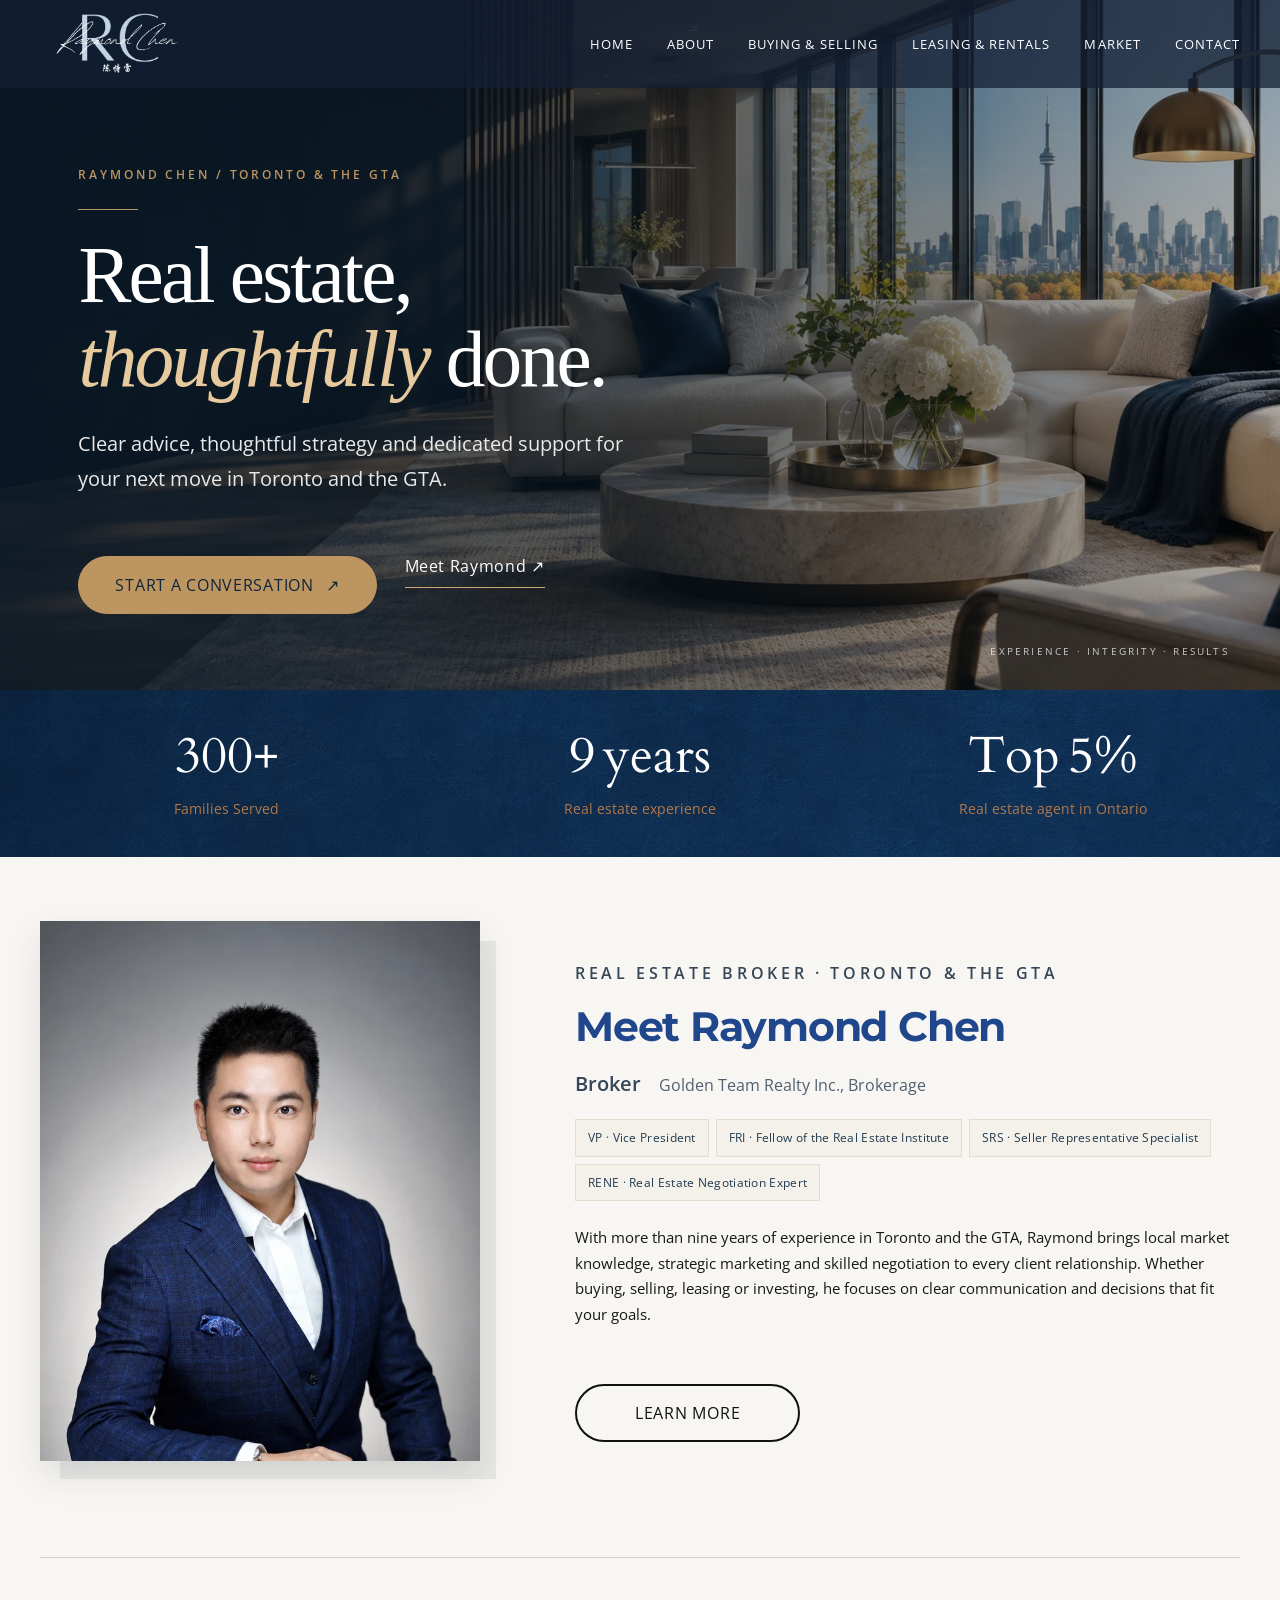
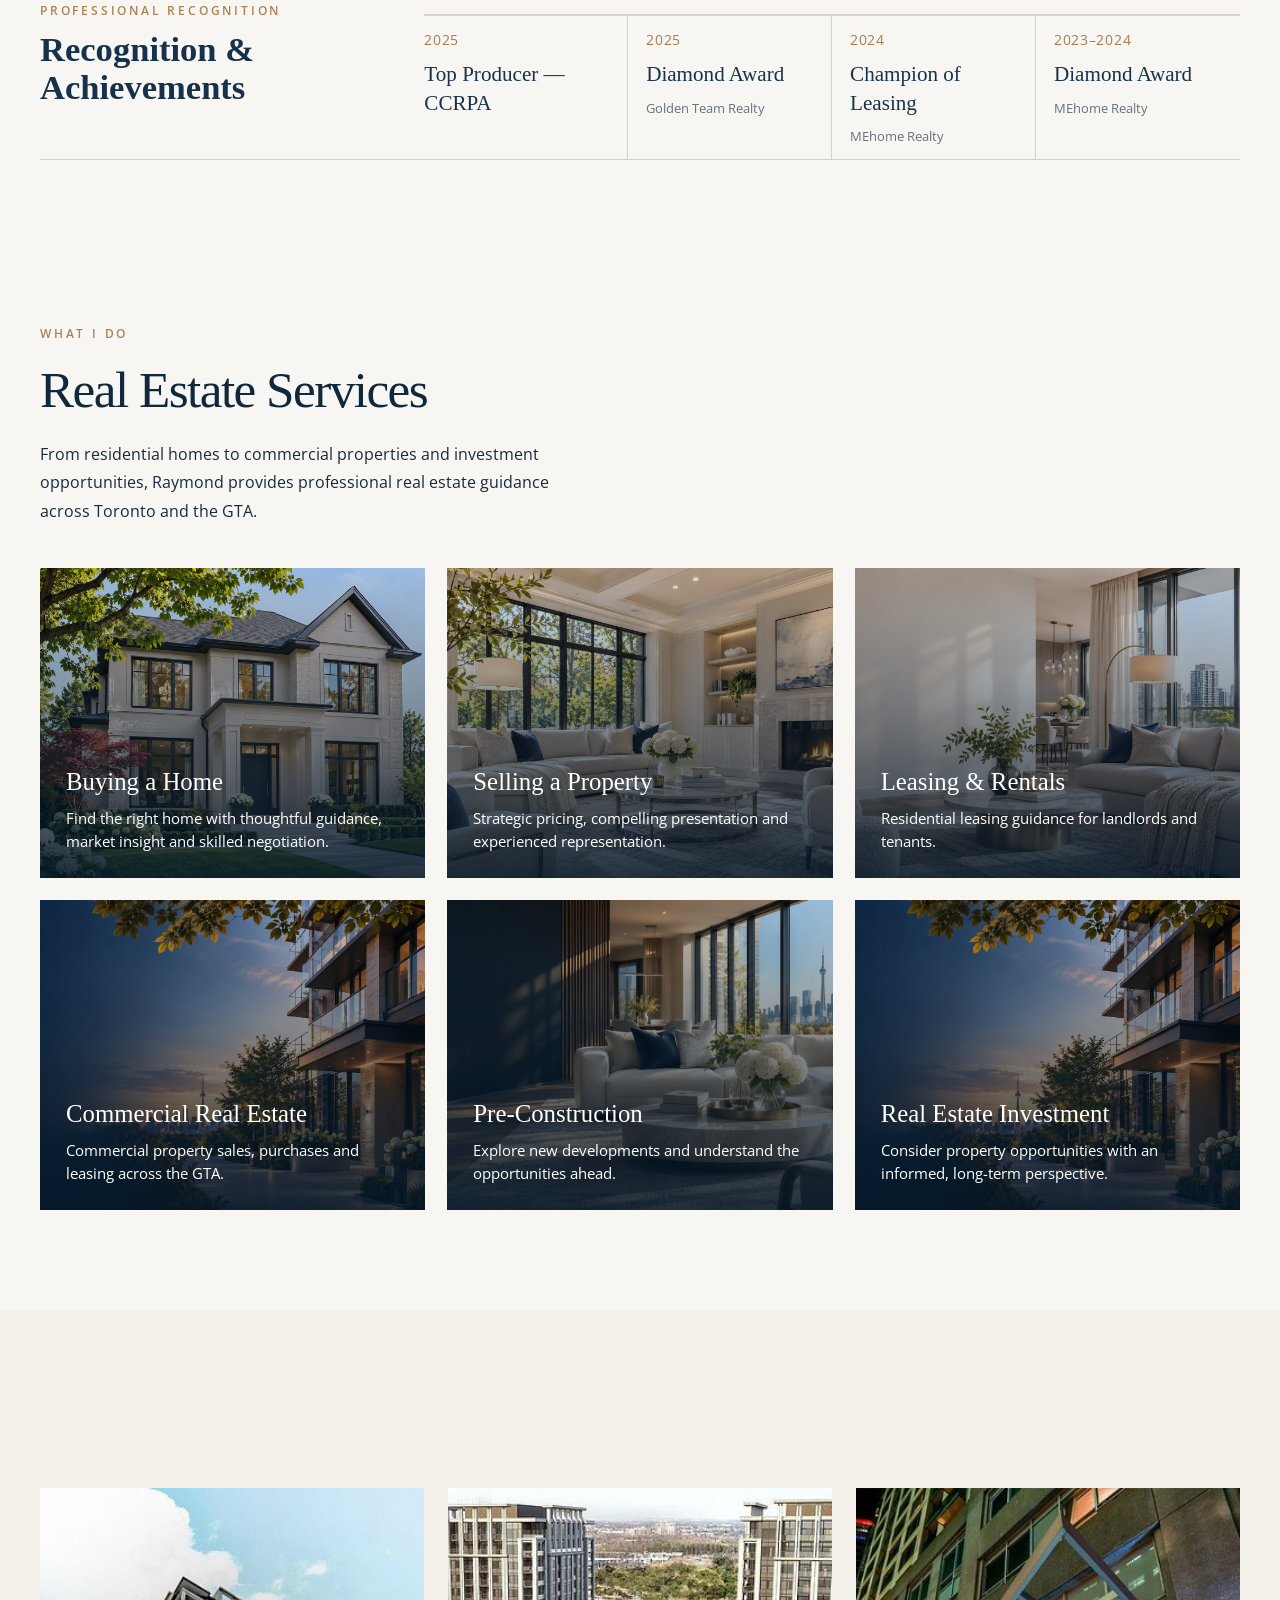
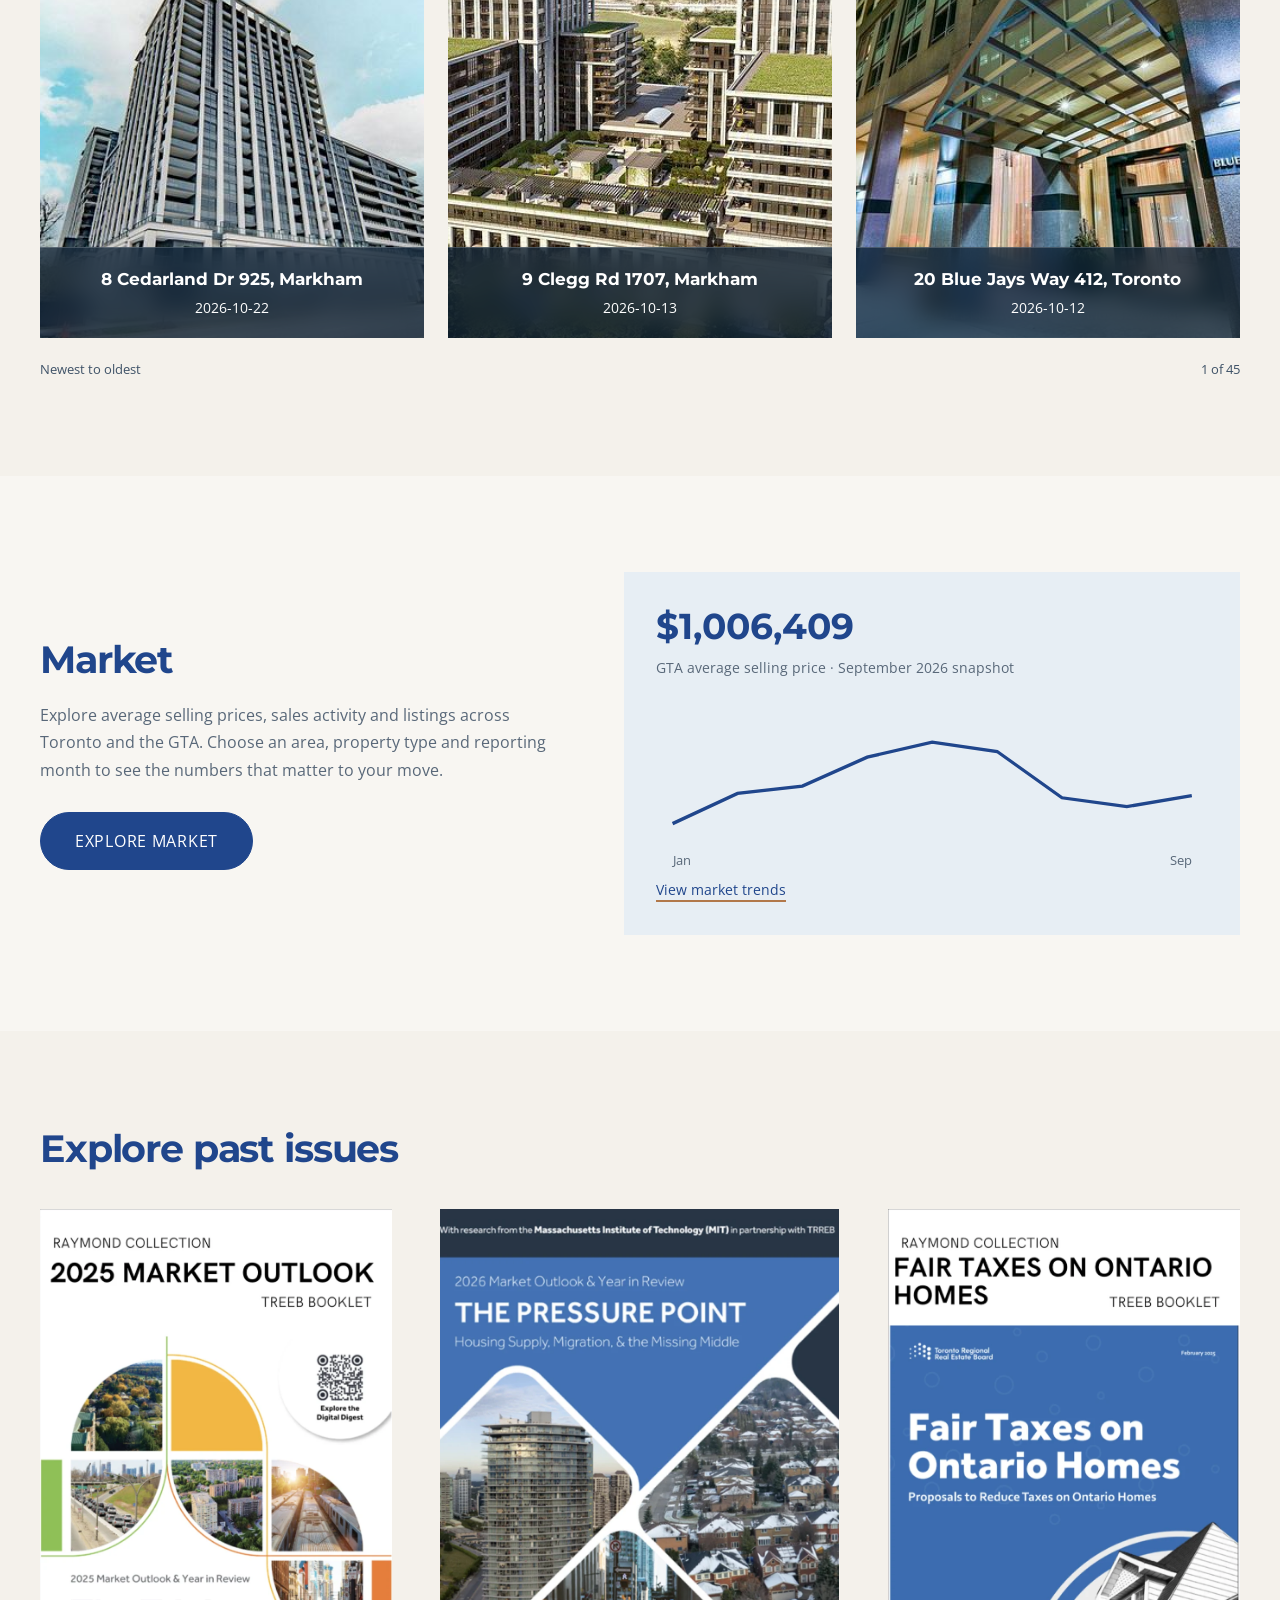
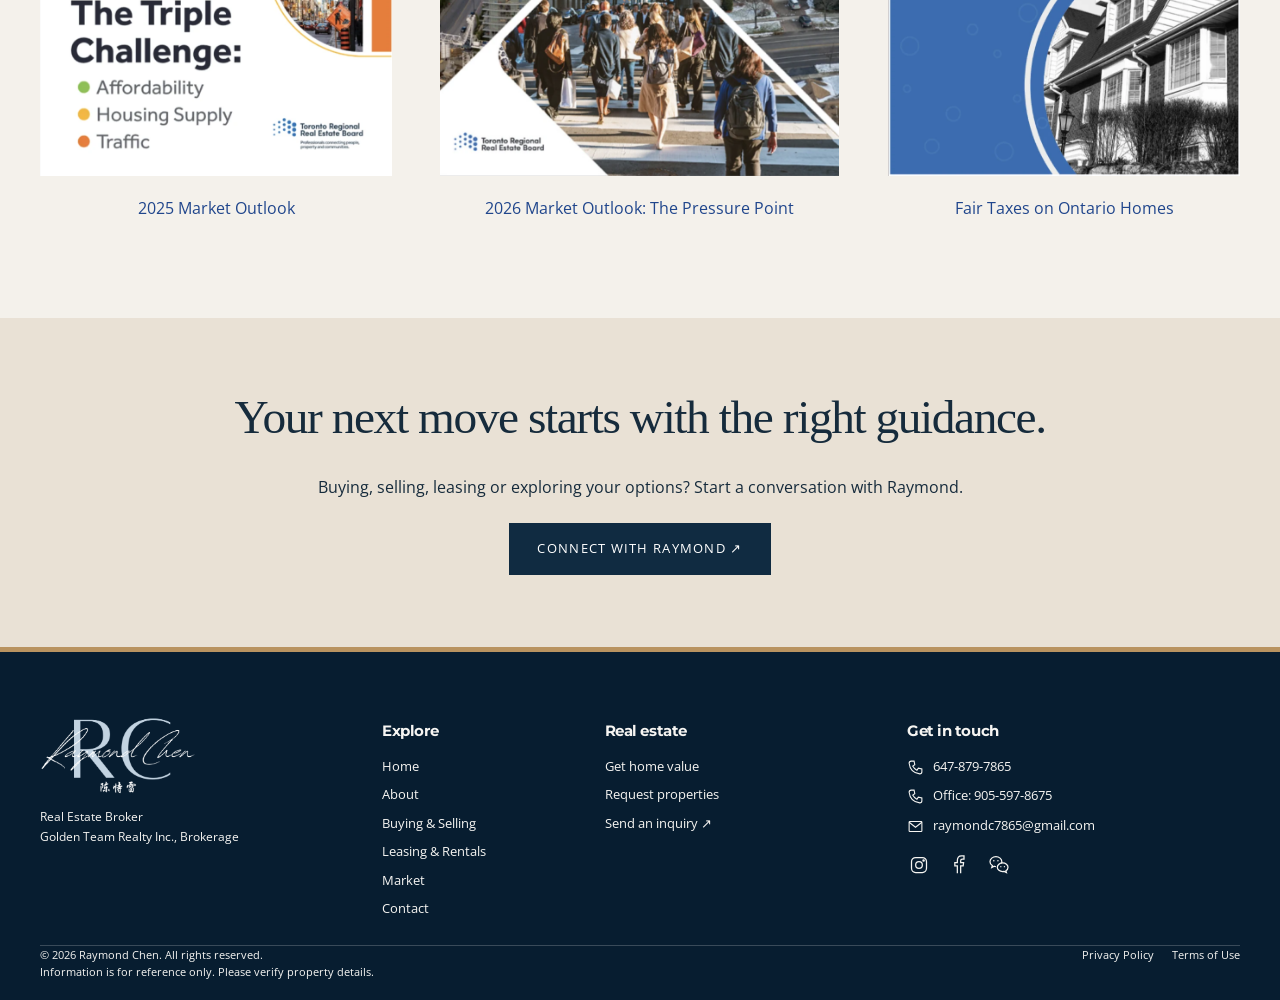
<file: index.html>
<!DOCTYPE html>

<html lang="en-CA"><head><meta charset="utf-8"/><meta content="width=device-width,initial-scale=1" name="viewport"/><title>Raymond Chen | Toronto &amp; GTA Real Estate Broker</title><meta content="Work with Raymond Chen, Real Estate Broker at Golden Team Realty, for buying, selling, leasing and investment properties across Toronto and the GTA." name="description"/><meta content="index, follow" name="robots"/><meta content="website" property="og:type"/><meta content="Raymond Chen | Toronto &amp; GTA Real Estate Broker" property="og:title"/><meta content="Work with Raymond Chen, Real Estate Broker at Golden Team Realty, for buying, selling, leasing and investment properties across Toronto and the GTA." property="og:description"/><meta content="https://raymondchen.ca/assets/editorial-hero.webp" property="og:image"/><meta content="summary_large_image" name="twitter:card"/><link href="brand.png" rel="icon"/><link href="fonts.css" rel="stylesheet"/><link href="site.css?v=2" rel="stylesheet"/><script type="application/ld+json">{"@context": "https://schema.org", "@type": "RealEstateAgent", "@id": "https://raymondchen.ca/#agent", "name": "Raymond Chen", "url": "https://raymondchen.ca/", "telephone": "+1-647-879-7865", "email": "raymondc7865@gmail.com", "image": "https://raymondchen.ca/assets/raymond-portrait.jpg", "parentOrganization": {"@type": "Organization", "name": "Golden Team Realty Inc., Brokerage"}, "address": {"@type": "PostalAddress", "streetAddress": "650 Highway 7 East, Unit 306", "addressLocality": "Richmond Hill", "addressRegion": "ON", "postalCode": "L4B 2N7", "addressCountry": "CA"}, "areaServed": ["Toronto", "Greater Toronto Area", "Richmond Hill", "Markham", "Vaughan"], "sameAs": ["https://instagram.com/raymondccchen", "https://facebook.com/raymond.chen.73345"]}</script><link href="revision.css?v=8" rel="stylesheet"/><link href="luxury-redesign.css?v=1" rel="stylesheet"/><link href="v3-refined.css?v=3" rel="stylesheet"/><link href="editorial.css" rel="stylesheet"/><link href="v5.css" rel="stylesheet"/><link href="v6.css" rel="stylesheet"/><link href="v7.css" rel="stylesheet"/><link href="v9-fixes.css" rel="stylesheet"/><link href="https://raymondchen.ca/" rel="canonical"/><meta content="https://raymondchen.ca/" property="og:url"/><link href="v13-mobile.css" rel="stylesheet"/><link href="v14-refinements.css" rel="stylesheet"/><link href="v15-layout.css" rel="stylesheet"/><link href="v16-profile.css" rel="stylesheet"/><meta content="Raymond Chen | Toronto &amp; GTA Real Estate Broker" name="twitter:title"/><meta content="Work with Raymond Chen, Real Estate Broker at Golden Team Realty, for buying, selling, leasing and investment properties across Toronto and the GTA." name="twitter:description"/><meta content="https://raymondchen.ca/assets/editorial-hero.webp" name="twitter:image"/></head><body class="home"><a class="skip-link" href="#main-content">Skip to content</a><header class="site-header"><div class="header-inner container"><a aria-label="Raymond Chen Home" class="site-logo" href="/"><img alt="Raymond Chen" class="logo-dark" height="58" src="brand.png" width="140"/><img alt="Raymond Chen" class="logo-light" height="70" src="assets/logo-white.webp" width="160"/><span class="logo-name">Raymond Chen<small>Real Estate Broker</small></span></a><button aria-controls="site-nav" aria-expanded="false" aria-label="Open navigation" class="nav-toggle"><svg viewbox="0 0 24 24"><path d="M3 6h18M3 12h18M3 18h18"></path></svg></button><nav aria-label="Main navigation" class="site-nav" id="site-nav"><a href="/">Home</a><a href="/about/">About</a><a href="/buy-sell/">Buying &amp; Selling</a><a href="/leasing/">Leasing &amp; Rentals</a><a href="/market/">Market</a><a href="/contact/">Contact</a></nav></div></header><main class="site-main" id="main-content"><section class="hero"><img alt="Refined Toronto condominium living room" fetchpriority="high" height="900" src="assets/editorial-hero.webp" width="1600"/><div class="hero-shade"></div><div class="hero-copy container"><div class="hero-editorial"><span class="eyebrow">RAYMOND CHEN  /  TORONTO &amp; THE GTA</span><span class="hero-rule"></span><h1>Real estate,<br/><em>thoughtfully</em> done.</h1><p>Clear advice, thoughtful strategy and dedicated support for your next move in Toronto and the GTA.</p><div class="hero-actions"><a class="button" href="/contact/#inquiry-form">Start a conversation <span aria-hidden="true">↗</span></a><a class="hero-text-link" href="/about/">Meet Raymond <span aria-hidden="true">↗</span></a></div></div></div><div class="hero-side-label">EXPERIENCE  ·  INTEGRITY  ·  RESULTS</div></section><section aria-label="Raymond Chen in numbers" class="stat-band"><div class="container stats"><div><span class="stat-number" data-count="300" data-suffix="+">300+</span><span class="stat-label">Families Served</span></div><div><span class="stat-number stat-unit"><span data-count="9">9</span><span class="stat-word">years</span></span><span class="stat-label">Real estate experience</span></div><div><span class="stat-number stat-unit"><span class="stat-word">Top</span><span data-count="5" data-suffix="%">5%</span></span><span class="stat-label">Real estate agent in Ontario</span></div></div></section><section class="profile-section"><div class="container profile-grid"><div class="profile-photo reveal"><img alt="Raymond Chen, Real Estate Broker" height="1070" loading="lazy" src="assets/portrait.webp" width="721"/></div><div class="profile-copy reveal"><div class="profile-identity"><p class="editorial-eyebrow">REAL ESTATE BROKER · TORONTO &amp; THE GTA</p><h2>Meet Raymond Chen</h2><p class="profile-position"><strong>Broker</strong><span>Golden Team Realty Inc., Brokerage</span></p><div class="profile-credentials"><span>VP · Vice President</span><span>FRI · Fellow of the Real Estate Institute</span><span>SRS · Seller Representative Specialist</span><span>RENE · Real Estate Negotiation Expert</span></div></div><p class="profile-bio">With more than nine years of experience in Toronto and the GTA, Raymond brings local market knowledge, strategic marketing and skilled negotiation to every client relationship. Whether buying, selling, leasing or investing, he focuses on clear communication and decisions that fit your goals.</p><a class="button outline" href="/about/">Learn more</a></div><div class="profile-recognition v16-recognition"><div class="recognition-header"><span class="editorial-eyebrow">PROFESSIONAL RECOGNITION</span><h3>Recognition &amp; Achievements</h3></div><div class="v7-award-list"><div class="v7-award-row"><span class="v7-award-year">2025</span><strong class="v7-award-name">Top Producer — CCRPA</strong></div><div class="v7-award-row"><span class="v7-award-year">2025</span><strong class="v7-award-name">Diamond Award</strong><span class="v7-award-company">Golden Team Realty</span></div><div class="v7-award-row"><span class="v7-award-year">2024</span><strong class="v7-award-name">Champion of Leasing</strong><span class="v7-award-company">MEhome Realty</span></div><div class="v7-award-row"><span class="v7-award-year">2023–2024</span><strong class="v7-award-name">Diamond Award</strong><span class="v7-award-company">MEhome Realty</span></div></div></div></div></section><section class="editorial-section" id="services"><div class="container"><div class="editorial-eyebrow">WHAT I DO</div><div class="editorial-intro"><h2>Real Estate Services</h2><p>From residential homes to commercial properties and investment opportunities, Raymond provides professional real estate guidance across Toronto and the GTA.</p></div><div class="editorial-grid"><div class="editorial-card"><img alt="Buying a Home visual" loading="lazy" src="assets/editorial-home.webp"/><div class="content"><h3>Buying a Home</h3><p>Find the right home with thoughtful guidance, market insight and skilled negotiation.</p></div></div><div class="editorial-card"><img alt="Selling a Property visual" loading="lazy" src="assets/editorial-sell.webp"/><div class="content"><h3>Selling a Property</h3><p>Strategic pricing, compelling presentation and experienced representation.</p></div></div><div class="editorial-card"><img alt="Leasing &amp; Rentals visual" loading="lazy" src="assets/editorial-lease.webp"/><div class="content"><h3>Leasing &amp; Rentals</h3><p>Residential leasing guidance for landlords and tenants.</p></div></div><div class="editorial-card"><img alt="Commercial Real Estate visual" loading="lazy" src="assets/editorial-buy.webp"/><div class="content"><h3>Commercial Real Estate</h3><p>Commercial property sales, purchases and leasing across the GTA.</p></div></div><div class="editorial-card"><img alt="Pre-Construction visual" loading="lazy" src="assets/editorial-hero.webp"/><div class="content"><h3>Pre-Construction</h3><p>Explore new developments and understand the opportunities ahead.</p></div></div><div class="editorial-card"><img alt="Toronto architecture and real estate investment" loading="lazy" src="assets/editorial-buy.webp"/><div class="content"><h3>Real Estate Investment</h3><p>Consider property opportunities with an informed, long-term perspective.</p></div></div></div></div></section><section class="section pale" id="transactions"><div class="container"><div class="section-head reveal"><div><h2>Recent transactions</h2></div><div class="carousel-controls"><button aria-label="Previous properties" data-carousel="prev"><svg viewbox="0 0 24 24"><path d="m15 5-7 7 7 7"></path></svg></button><button aria-label="Next properties" data-carousel="next"><svg viewbox="0 0 24 24"><path d="m9 5 7 7-7 7"></path></svg></button><button aria-pressed="false" class="pause-button" data-carousel="pause">Pause slideshow</button></div></div><div aria-label="Recent transaction slideshow" class="transactions-track" tabindex="0"><article class="property-card"><a href="https://app.realmmlp.ca/bD71nnkVb" rel="noopener" target="_blank"><img alt="8 Cedarland Dr 925, Markham" height="450" loading="lazy" src="assets/listings/N13784020.jpg" width="600"/><div class="property-caption"><h3>8 Cedarland Dr 925, Markham</h3><p><time datetime="2026-10-22">2026-10-22</time></p></div></a></article><article class="property-card"><a href="https://app.realmmlp.ca/bD71nnkVb" rel="noopener" target="_blank"><img alt="9 Clegg Rd 1707, Markham" height="450" loading="lazy" src="assets/listings/N13865678.jpg" width="600"/><div class="property-caption"><h3>9 Clegg Rd 1707, Markham</h3><p><time datetime="2026-10-13">2026-10-13</time></p></div></a></article><article class="property-card"><a href="https://app.realmmlp.ca/bD71nnkVb" rel="noopener" target="_blank"><img alt="20 Blue Jays Way 412, Toronto" height="450" loading="lazy" src="assets/listings/C13865904.jpg" width="600"/><div class="property-caption"><h3>20 Blue Jays Way 412, Toronto</h3><p><time datetime="2026-10-12">2026-10-12</time></p></div></a></article><article class="property-card"><a href="https://app.realmmlp.ca/bD71nnkVb" rel="noopener" target="_blank"><img alt="52 Holmes Ave W 5, Toronto" height="450" loading="lazy" src="assets/listings/C13853760.jpg" width="600"/><div class="property-caption"><h3>52 Holmes Ave W 5, Toronto</h3><p><time datetime="2026-10-10">2026-10-10</time></p></div></a></article><article class="property-card"><a href="https://app.realmmlp.ca/bD71nnkVb" rel="noopener" target="_blank"><img alt="14 York St 2111, Toronto" height="450" loading="lazy" src="assets/listings/C13729478.jpg" width="600"/><div class="property-caption"><h3>14 York St 2111, Toronto</h3><p><time datetime="2026-10-04">2026-10-04</time></p></div></a></article><article class="property-card"><a href="https://app.realmmlp.ca/bD71nnkVb" rel="noopener" target="_blank"><img alt="59 Carness Cres, Georgina" height="450" loading="lazy" src="assets/listings/N13749606.jpg" width="600"/><div class="property-caption"><h3>59 Carness Cres, Georgina</h3><p><time datetime="2026-09-16">2026-09-16</time></p></div></a></article><article class="property-card"><a href="https://app.realmmlp.ca/bD71nnkVb" rel="noopener" target="_blank"><img alt="91 Montclair Ave, Toronto" height="450" loading="lazy" src="assets/listings/C13753742.jpg" width="600"/><div class="property-caption"><h3>91 Montclair Ave, Toronto</h3><p><time datetime="2026-09-11">2026-09-11</time></p></div></a></article><article class="property-card"><a href="https://app.realmmlp.ca/bD71nnkVb" rel="noopener" target="_blank"><img alt="11 Wellesley St W 6012, Toronto" height="450" loading="lazy" src="assets/listings/C13718676.jpg" width="600"/><div class="property-caption"><h3>11 Wellesley St W 6012, Toronto</h3><p><time datetime="2026-09-01">2026-09-01</time></p></div></a></article><article class="property-card"><a href="https://app.realmmlp.ca/bD71nnkVb" rel="noopener" target="_blank"><img alt="55 Charles St E 3010, Toronto" height="450" loading="lazy" src="assets/listings/C13681696.jpg" width="600"/><div class="property-caption"><h3>55 Charles St E 3010, Toronto</h3><p><time datetime="2026-08-18">2026-08-18</time></p></div></a></article><article class="property-card"><a href="https://app.realmmlp.ca/bD71nnkVb" rel="noopener" target="_blank"><img alt="176 Frederick Tisdale Dr, Toronto" height="450" loading="lazy" src="assets/listings/W13423604.jpg" width="600"/><div class="property-caption"><h3>176 Frederick Tisdale Dr, Toronto</h3><p><time datetime="2026-08-15">2026-08-15</time></p></div></a></article><article class="property-card"><a href="https://app.realmmlp.ca/bD71nnkVb" rel="noopener" target="_blank"><img alt="2033 Kennedy Rd 3602, Toronto" height="450" loading="lazy" src="assets/listings/E13474114.jpg" width="600"/><div class="property-caption"><h3>2033 Kennedy Rd 3602, Toronto</h3><p><time datetime="2026-08-11">2026-08-11</time></p></div></a></article><article class="property-card"><a href="https://app.realmmlp.ca/bD71nnkVb" rel="noopener" target="_blank"><img alt="25 Mcmahon Dr 908, Toronto" height="450" loading="lazy" src="assets/listings/C13107028.jpg" width="600"/><div class="property-caption"><h3>25 Mcmahon Dr 908, Toronto</h3><p><time datetime="2026-08-11">2026-08-11</time></p></div></a></article><article class="property-card"><a href="https://app.realmmlp.ca/bD71nnkVb" rel="noopener" target="_blank"><img alt="5 Hanna Ave 414, Toronto" height="450" loading="lazy" src="assets/listings/C13249644.jpg" width="600"/><div class="property-caption"><h3>5 Hanna Ave 414, Toronto</h3><p><time datetime="2026-08-10">2026-08-10</time></p></div></a></article><article class="property-card"><a href="https://app.realmmlp.ca/bD71nnkVb" rel="noopener" target="_blank"><img alt="18 Water Walk Dr 2001, Markham" height="450" loading="lazy" src="assets/listings/N13513490.jpg" width="600"/><div class="property-caption"><h3>18 Water Walk Dr 2001, Markham</h3><p><time datetime="2026-08-06">2026-08-06</time></p></div></a></article><article class="property-card"><a href="https://app.realmmlp.ca/bD71nnkVb" rel="noopener" target="_blank"><img alt="400 King St W 1110, Toronto" height="450" loading="lazy" src="assets/listings/C13619404.jpg" width="600"/><div class="property-caption"><h3>400 King St W 1110, Toronto</h3><p><time datetime="2026-08-04">2026-08-04</time></p></div></a></article><article class="property-card"><a href="https://app.realmmlp.ca/bD71nnkVb" rel="noopener" target="_blank"><img alt="5105 Hurontario St 708, Mississauga" height="450" loading="lazy" src="assets/listings/W13617002.jpg" width="600"/><div class="property-caption"><h3>5105 Hurontario St 708, Mississauga</h3><p><time datetime="2026-08-01">2026-08-01</time></p></div></a></article><article class="property-card"><a href="https://app.realmmlp.ca/bD71nnkVb" rel="noopener" target="_blank"><img alt="435 Richmond St W Ph102, Toronto" height="450" loading="lazy" src="assets/listings/C13574954.jpg" width="600"/><div class="property-caption"><h3>435 Richmond St W Ph102, Toronto</h3><p><time datetime="2026-07-27">2026-07-27</time></p></div></a></article><article class="property-card"><a href="https://app.realmmlp.ca/bD71nnkVb" rel="noopener" target="_blank"><img alt="18 Beverley St 801, Toronto" height="450" loading="lazy" src="assets/listings/C13524304.jpg" width="600"/><div class="property-caption"><h3>18 Beverley St 801, Toronto</h3><p><time datetime="2026-07-21">2026-07-21</time></p></div></a></article><article class="property-card"><a href="https://app.realmmlp.ca/bD71nnkVb" rel="noopener" target="_blank"><img alt="9 Clegg Rd 723, Markham" height="450" loading="lazy" src="assets/listings/N13554948.jpg" width="600"/><div class="property-caption"><h3>9 Clegg Rd 723, Markham</h3><p><time datetime="2026-07-20">2026-07-20</time></p></div></a></article><article class="property-card"><a href="https://app.realmmlp.ca/bD71nnkVb" rel="noopener" target="_blank"><img alt="319 Jarvis St 4509, Toronto" height="450" loading="lazy" src="assets/listings/C13543958.jpg" width="600"/><div class="property-caption"><h3>319 Jarvis St 4509, Toronto</h3><p><time datetime="2026-07-15">2026-07-15</time></p></div></a></article><article class="property-card"><a href="https://app.realmmlp.ca/bD71nnkVb" rel="noopener" target="_blank"><img alt="9 Mabelle Ave 3226, Toronto" height="450" loading="lazy" src="assets/listings/W13426030.jpg" width="600"/><div class="property-caption"><h3>9 Mabelle Ave 3226, Toronto</h3><p><time datetime="2026-07-07">2026-07-07</time></p></div></a></article><article class="property-card"><a href="https://app.realmmlp.ca/bD71nnkVb" rel="noopener" target="_blank"><img alt="138 Downes St 6512, Toronto" height="450" loading="lazy" src="assets/listings/C13487132.jpg" width="600"/><div class="property-caption"><h3>138 Downes St 6512, Toronto</h3><p><time datetime="2026-07-04">2026-07-04</time></p></div></a></article><article class="property-card"><a href="https://app.realmmlp.ca/bD71nnkVb" rel="noopener" target="_blank"><img alt="29 Green Trail Crt 1905, Toronto" height="450" loading="lazy" src="assets/listings/C13005922.jpg" width="600"/><div class="property-caption"><h3>29 Green Trail Crt 1905, Toronto</h3><p><time datetime="2026-06-22">2026-06-22</time></p></div></a></article><article class="property-card"><a href="https://app.realmmlp.ca/bD71nnkVb" rel="noopener" target="_blank"><img alt="18 Esther Shiner Blvd 1808, Toronto" height="450" loading="lazy" src="assets/listings/C13166404.jpg" width="600"/><div class="property-caption"><h3>18 Esther Shiner Blvd 1808, Toronto</h3><p><time datetime="2026-06-14">2026-06-14</time></p></div></a></article><article class="property-card"><a href="https://app.realmmlp.ca/bD71nnkVb" rel="noopener" target="_blank"><img alt="100 Dalhousie St 309, Toronto" height="450" loading="lazy" src="assets/listings/C13128850.jpg" width="600"/><div class="property-caption"><h3>100 Dalhousie St 309, Toronto</h3><p><time datetime="2026-06-11">2026-06-11</time></p></div></a></article><article class="property-card"><a href="https://app.realmmlp.ca/bD71nnkVb" rel="noopener" target="_blank"><img alt="17 Dundonald St 505, Toronto" height="450" loading="lazy" src="assets/listings/C13220760.jpg" width="600"/><div class="property-caption"><h3>17 Dundonald St 505, Toronto</h3><p><time datetime="2026-06-04">2026-06-04</time></p></div></a></article><article class="property-card"><a href="https://app.realmmlp.ca/bD71nnkVb" rel="noopener" target="_blank"><img alt="29 Green Trail Crt 315, Toronto" height="450" loading="lazy" src="assets/listings/C12988368.jpg" width="600"/><div class="property-caption"><h3>29 Green Trail Crt 315, Toronto</h3><p><time datetime="2026-06-04">2026-06-04</time></p></div></a></article><article class="property-card"><a href="https://app.realmmlp.ca/bD71nnkVb" rel="noopener" target="_blank"><img alt="197 Yonge St 1801, Toronto" height="450" loading="lazy" src="assets/listings/C13146678.jpg" width="600"/><div class="property-caption"><h3>197 Yonge St 1801, Toronto</h3><p><time datetime="2026-05-27">2026-05-27</time></p></div></a></article><article class="property-card"><a href="https://app.realmmlp.ca/bD71nnkVb" rel="noopener" target="_blank"><img alt="68 Grangeway Ave 1712, Toronto" height="450" loading="lazy" src="assets/listings/E13106388.jpg" width="600"/><div class="property-caption"><h3>68 Grangeway Ave 1712, Toronto</h3><p><time datetime="2026-05-26">2026-05-26</time></p></div></a></article><article class="property-card"><a href="https://app.realmmlp.ca/bD71nnkVb" rel="noopener" target="_blank"><img alt="100 Dalhousie St 1703, Toronto" height="450" loading="lazy" src="assets/listings/C12991962.jpg" width="600"/><div class="property-caption"><h3>100 Dalhousie St 1703, Toronto</h3><p><time datetime="2026-05-26">2026-05-26</time></p></div></a></article><article class="property-card"><a href="https://app.realmmlp.ca/bD71nnkVb" rel="noopener" target="_blank"><img alt="44 St Joseph St 1105, Toronto" height="450" loading="lazy" src="assets/listings/C12853708.jpg" width="600"/><div class="property-caption"><h3>44 St Joseph St 1105, Toronto</h3><p><time datetime="2026-05-26">2026-05-26</time></p></div></a></article><article class="property-card"><a href="https://app.realmmlp.ca/bD71nnkVb" rel="noopener" target="_blank"><img alt="154 Amulet Cres, Richmond Hill" height="450" loading="lazy" src="assets/listings/N13018176.jpg" width="600"/><div class="property-caption"><h3>154 Amulet Cres, Richmond Hill</h3><p><time datetime="2026-05-21">2026-05-21</time></p></div></a></article><article class="property-card"><a href="https://app.realmmlp.ca/bD71nnkVb" rel="noopener" target="_blank"><img alt="15 Ellerslie Ave LPH04, Toronto" height="450" loading="lazy" src="assets/listings/C12935450.jpg" width="600"/><div class="property-caption"><h3>15 Ellerslie Ave LPH04, Toronto</h3><p><time datetime="2026-05-12">2026-05-12</time></p></div></a></article><article class="property-card"><a href="https://app.realmmlp.ca/bD71nnkVb" rel="noopener" target="_blank"><img alt="555 Yonge St 215, Toronto" height="450" loading="lazy" src="assets/listings/C12968324.jpg" width="600"/><div class="property-caption"><h3>555 Yonge St 215, Toronto</h3><p><time datetime="2026-05-05">2026-05-05</time></p></div></a></article><article class="property-card"><a href="https://app.realmmlp.ca/bD71nnkVb" rel="noopener" target="_blank"><img alt="230 Simcoe St 2311, Toronto" height="450" loading="lazy" src="assets/listings/C12891546.jpg" width="600"/><div class="property-caption"><h3>230 Simcoe St 2311, Toronto</h3><p><time datetime="2026-04-28">2026-04-28</time></p></div></a></article><article class="property-card"><a href="https://app.realmmlp.ca/bD71nnkVb" rel="noopener" target="_blank"><img alt="60 Shuter St 1802, Toronto" height="450" loading="lazy" src="assets/listings/C12861418.jpg" width="600"/><div class="property-caption"><h3>60 Shuter St 1802, Toronto</h3><p><time datetime="2026-04-28">2026-04-28</time></p></div></a></article><article class="property-card"><a href="https://app.realmmlp.ca/bD71nnkVb" rel="noopener" target="_blank"><img alt="5 Soudan Ave 2007, Toronto" height="450" loading="lazy" src="assets/listings/C12740838.jpg" width="600"/><div class="property-caption"><h3>5 Soudan Ave 2007, Toronto</h3><p><time datetime="2026-03-16">2026-03-16</time></p></div></a></article><article class="property-card"><a href="https://app.realmmlp.ca/bD71nnkVb" rel="noopener" target="_blank"><img alt="100 Dalhousie St 5003, Toronto" height="450" loading="lazy" src="assets/listings/C12690148.jpg" width="600"/><div class="property-caption"><h3>100 Dalhousie St 5003, Toronto</h3><p><time datetime="2026-02-23">2026-02-23</time></p></div></a></article><article class="property-card"><a href="https://app.realmmlp.ca/bD71nnkVb" rel="noopener" target="_blank"><img alt="110 Broadway Ave 213, Toronto" height="450" loading="lazy" src="assets/listings/C12574276.jpg" width="600"/><div class="property-caption"><h3>110 Broadway Ave 213, Toronto</h3><p><time datetime="2026-02-14">2026-02-14</time></p></div></a></article><article class="property-card"><a href="https://app.realmmlp.ca/bD71nnkVb" rel="noopener" target="_blank"><img alt="27 Mcmahon Dr 2901, Toronto" height="450" loading="lazy" src="assets/listings/C12693836.jpg" width="600"/><div class="property-caption"><h3>27 Mcmahon Dr 2901, Toronto</h3><p><time datetime="2026-02-06">2026-02-06</time></p></div></a></article><article class="property-card"><a href="https://app.realmmlp.ca/bD71nnkVb" rel="noopener" target="_blank"><img alt="1 Bloor St E 1906, Toronto" height="450" loading="lazy" src="assets/listings/C12720194.jpg" width="600"/><div class="property-caption"><h3>1 Bloor St E 1906, Toronto</h3><p><time datetime="2026-01-29">2026-01-29</time></p></div></a></article><article class="property-card"><a href="https://app.realmmlp.ca/bD71nnkVb" rel="noopener" target="_blank"><img alt="161 Roehampton Ave 1801, Toronto" height="450" loading="lazy" src="assets/listings/C12650524.jpg" width="600"/><div class="property-caption"><h3>161 Roehampton Ave 1801, Toronto</h3><p><time datetime="2026-01-19">2026-01-19</time></p></div></a></article><article class="property-card"><a href="https://app.realmmlp.ca/bD71nnkVb" rel="noopener" target="_blank"><img alt="28 Freeland St 4603, Toronto" height="450" loading="lazy" src="assets/listings/C12640068.jpg" width="600"/><div class="property-caption"><h3>28 Freeland St 4603, Toronto</h3><p><time datetime="2026-01-09">2026-01-09</time></p></div></a></article><article class="property-card"><a href="https://app.realmmlp.ca/bD71nnkVb" rel="noopener" target="_blank"><img alt="20 Soudan Ave 3202, Toronto" height="450" loading="lazy" src="assets/listings/C12610940.jpg" width="600"/><div class="property-caption"><h3>20 Soudan Ave 3202, Toronto</h3><p><time datetime="2025-12-17">2025-12-17</time></p></div></a></article><article class="property-card"><a href="https://app.realmmlp.ca/bD71nnkVb" rel="noopener" target="_blank"><img alt="20 Thomas Riley Rd 1808, Toronto" height="450" loading="lazy" src="assets/listings/W12447761.jpg" width="600"/><div class="property-caption"><h3>20 Thomas Riley Rd 1808, Toronto</h3><p><time datetime="2025-12-14">2025-12-14</time></p></div></a></article></div><div class="carousel-progress"><span>Newest to oldest</span><span class="carousel-position"></span></div></div></section><section class="section"><div class="container market-preview"><div class="reveal"><h2>Market</h2><p>Explore average selling prices, sales activity and listings across Toronto and the GTA. Choose an area, property type and reporting month to see the numbers that matter to your move.</p><a class="button" href="/market/">Explore Market</a></div><div class="market-snippet reveal" data-ui=""><div class="price">$1,006,409</div><div class="caption">GTA average selling price · September 2026 snapshot</div><svg aria-label="2026 average selling prices from January to September" role="img" viewbox="0 0 500 150"><path d="M15.0 110.1L73.8 82.8L132.5 76.1L191.2 49.9L250.0 36.4L308.8 44.8L367.5 86.7L426.2 94.7L485.0 84.8" fill="none" stroke="#20468c" stroke-width="3"></path><text fill="#596879" font-size="12" x="15" y="148">Jan</text><text fill="#596879" font-size="12" x="465" y="148">Sep</text></svg><a class="text-link" href="/market/">View market trends</a></div></div></section><section class="section pale"><div class="container"><div class="section-head reveal"><h2>Explore past issues</h2></div><div class="reports"><a class="reveal" href="https://market-outlook.trreb.ca/" rel="noopener" target="_blank"><img alt="2025 Market Outlook" height="600" loading="lazy" src="assets/report-outlook.webp" width="400"/><span>2025 Market Outlook</span></a><a class="reveal" href="https://indd.adobe.com/view/d8433661-3db4-40e7-8421-e1f2efccad63" rel="noopener" target="_blank"><img alt="2026 Market Outlook: The Pressure Point" height="600" loading="lazy" src="assets/report-pressure.webp" width="400"/><span>2026 Market Outlook: The Pressure Point</span></a><a class="reveal" href="https://trreb.ca/hlfiles/pdf/TRREB-FAIR-TAXES-ON-ONTARIO-HOMES.pdf" rel="noopener" target="_blank"><img alt="Fair Taxes on Ontario Homes" height="600" loading="lazy" src="assets/report-taxes.webp" width="400"/><span>Fair Taxes on Ontario Homes</span></a></div></div></section><section class="editorial-cta"><div class="container"><h2>Your next move starts with the right guidance.</h2><p>Buying, selling, leasing or exploring your options? Start a conversation with Raymond.</p><a href="/contact/#inquiry-form">Connect with Raymond ↗</a></div></section></main><footer class="site-footer" id="contact-footer" tabindex="-1"><div class="container"><div class="footer-grid compact-footer"><div class="footer-identity"><a aria-label="Raymond Chen Home" class="footer-logo-link" href="/"><svg aria-label="Raymond Chen — 陈恃雷" class="footer-logo" height="110" role="img" viewbox="454 1226 3639 1816" width="220"><image height="4724" href="assets/footer-logo.png" width="4724"/></svg></a><p>Real Estate Broker<br/>Golden Team Realty Inc., Brokerage</p></div><div><h2>Explore</h2><div class="footer-links"><a href="/">Home</a><a href="/about/">About</a><a href="/buy-sell/">Buying &amp; Selling</a><a href="/leasing/">Leasing &amp; Rentals</a><a href="/market/">Market</a><a href="/contact/">Contact</a></div></div><div><h2>Real estate</h2><div class="footer-links"><a href="/contact/#inquiry-form" rel="noopener" target="_blank">Get home value</a><a href="/contact/#inquiry-form" rel="noopener" target="_blank">Request properties</a><a href="/contact/#inquiry-form">Send an inquiry ↗</a></div></div><div><h2>Get in touch</h2><div class="footer-contact"><a href="tel:+16478797865"><svg aria-hidden="true" viewbox="0 0 24 24"><path d="M6 3h4l1 5-3 2a15 15 0 0 0 6 6l2-3 5 1v4a3 3 0 0 1-3 3C9 20 4 15 3 6a3 3 0 0 1 3-3Z"></path></svg><span>647-879-7865</span></a><a href="tel:+19055978675"><svg aria-hidden="true" viewbox="0 0 24 24"><path d="M6 3h4l1 5-3 2a15 15 0 0 0 6 6l2-3 5 1v4a3 3 0 0 1-3 3C9 20 4 15 3 6a3 3 0 0 1 3-3Z"></path></svg><span>Office: 905-597-8675</span></a><a href="mailto:raymondc7865@gmail.com"><svg aria-hidden="true" viewbox="0 0 24 24"><rect height="14" rx="1" width="18" x="3" y="5"></rect><path d="m3 6 9 7 9-7"></path></svg><span>raymondc7865@gmail.com</span></a></div><div class="footer-socials"><a aria-label="Instagram" href="https://instagram.com/raymondccchen" rel="noopener noreferrer" target="_blank"><svg aria-hidden="true" viewbox="0 0 24 24"><rect height="18" rx="5" width="18" x="3" y="3"></rect><circle cx="12" cy="12" r="4"></circle><circle cx="17.5" cy="6.5" r=".8"></circle></svg></a><a aria-label="Facebook" href="https://facebook.com/raymond.chen.73345" rel="noopener noreferrer" target="_blank"><svg aria-hidden="true" viewbox="0 0 24 24"><path d="M14 22v-9h3l.5-4H14V7c0-1 .5-2 2-2h2V1h-3c-4 0-5 2-5 6v2H7v4h3v9"></path></svg></a><a aria-label="WeChat" href="https://raymondchen.ca/wechat" rel="noopener noreferrer" target="_blank"><svg aria-hidden="true" class="wechat-icon" viewbox="0 0 24 24"><path d="M14.9 10.3c.3-.7.5-1.5.5-2.3C15.4 4.7 12.2 2 8.3 2S1.2 4.7 1.2 8c0 1.9 1.1 3.6 2.8 4.7L3.3 15l3-1.5c.7.2 1.3.3 2 .3"></path><path d="M22.8 14.7c0-2.9-2.9-5.2-6.4-5.2S10 11.8 10 14.7s2.9 5.2 6.4 5.2c.6 0 1.2-.1 1.8-.2l2.7 1.3-.6-2c1.5-1 2.5-2.5 2.5-4.3Z"></path><g fill="currentColor" stroke="none"><circle cx="5.8" cy="7" r=".9"></circle><circle cx="10.7" cy="7" r=".9"></circle><circle cx="14.2" cy="14" r=".8"></circle><circle cx="18.5" cy="14" r=".8"></circle></g></svg></a></div></div></div><div class="footer-base"><p>© 2026 Raymond Chen. All rights reserved.<br/>Information is for reference only. Please verify property details.</p><div><a href="/privacy/">Privacy Policy</a><a href="/terms/">Terms of Use</a></div></div></div></footer><script src="site.js?v=2"></script></body></html>
</file>
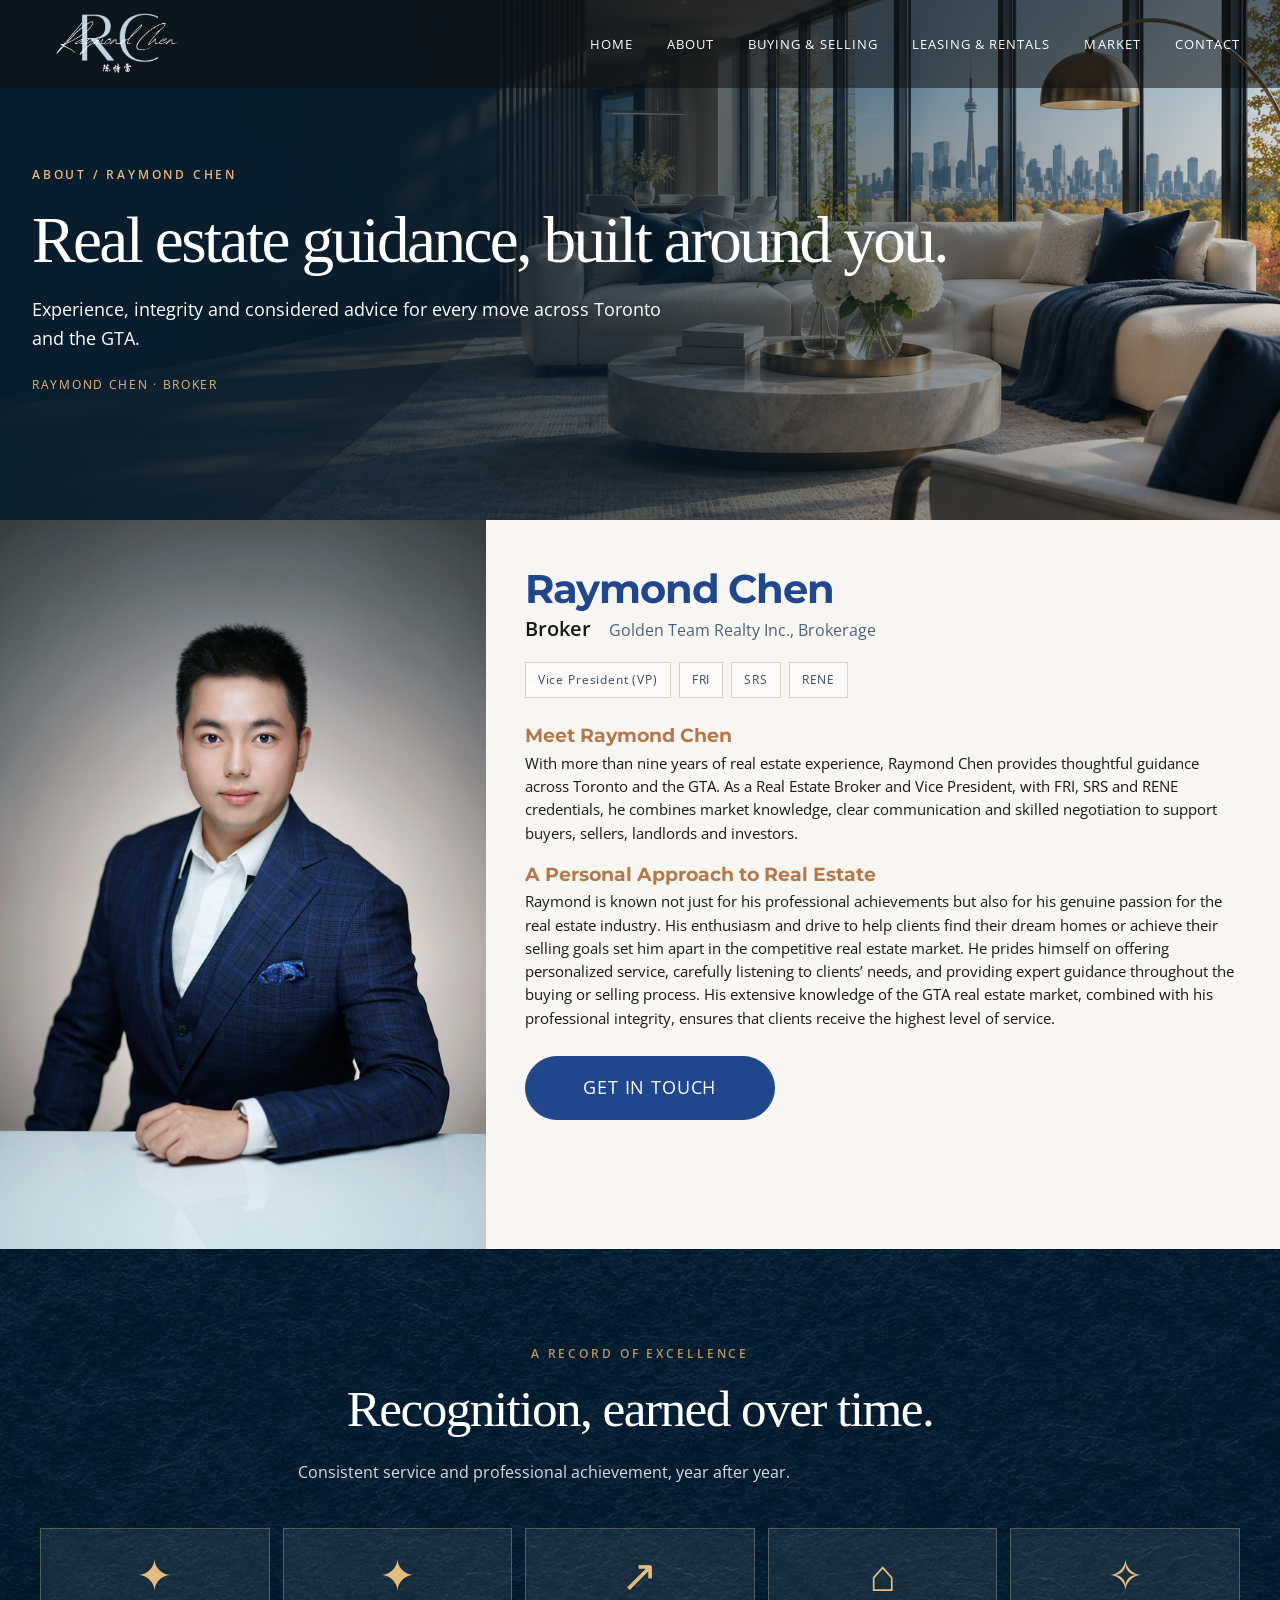
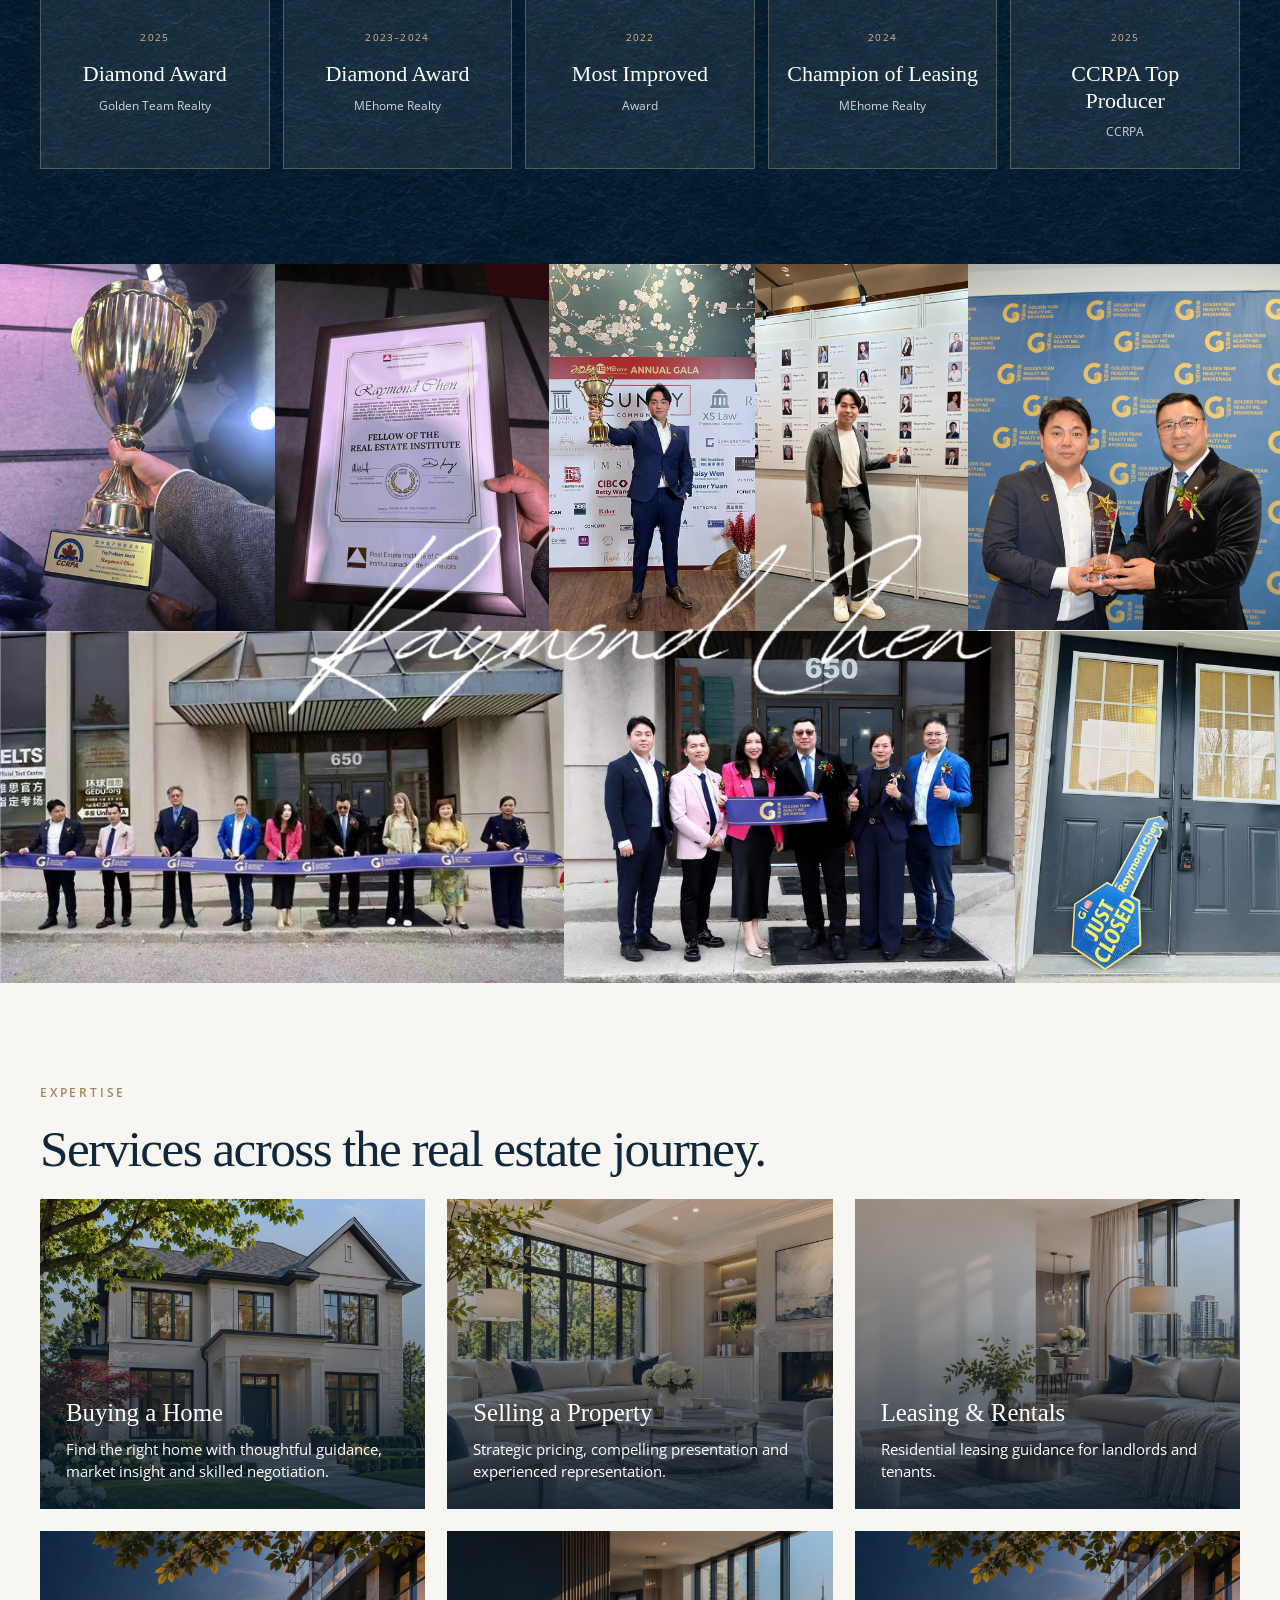
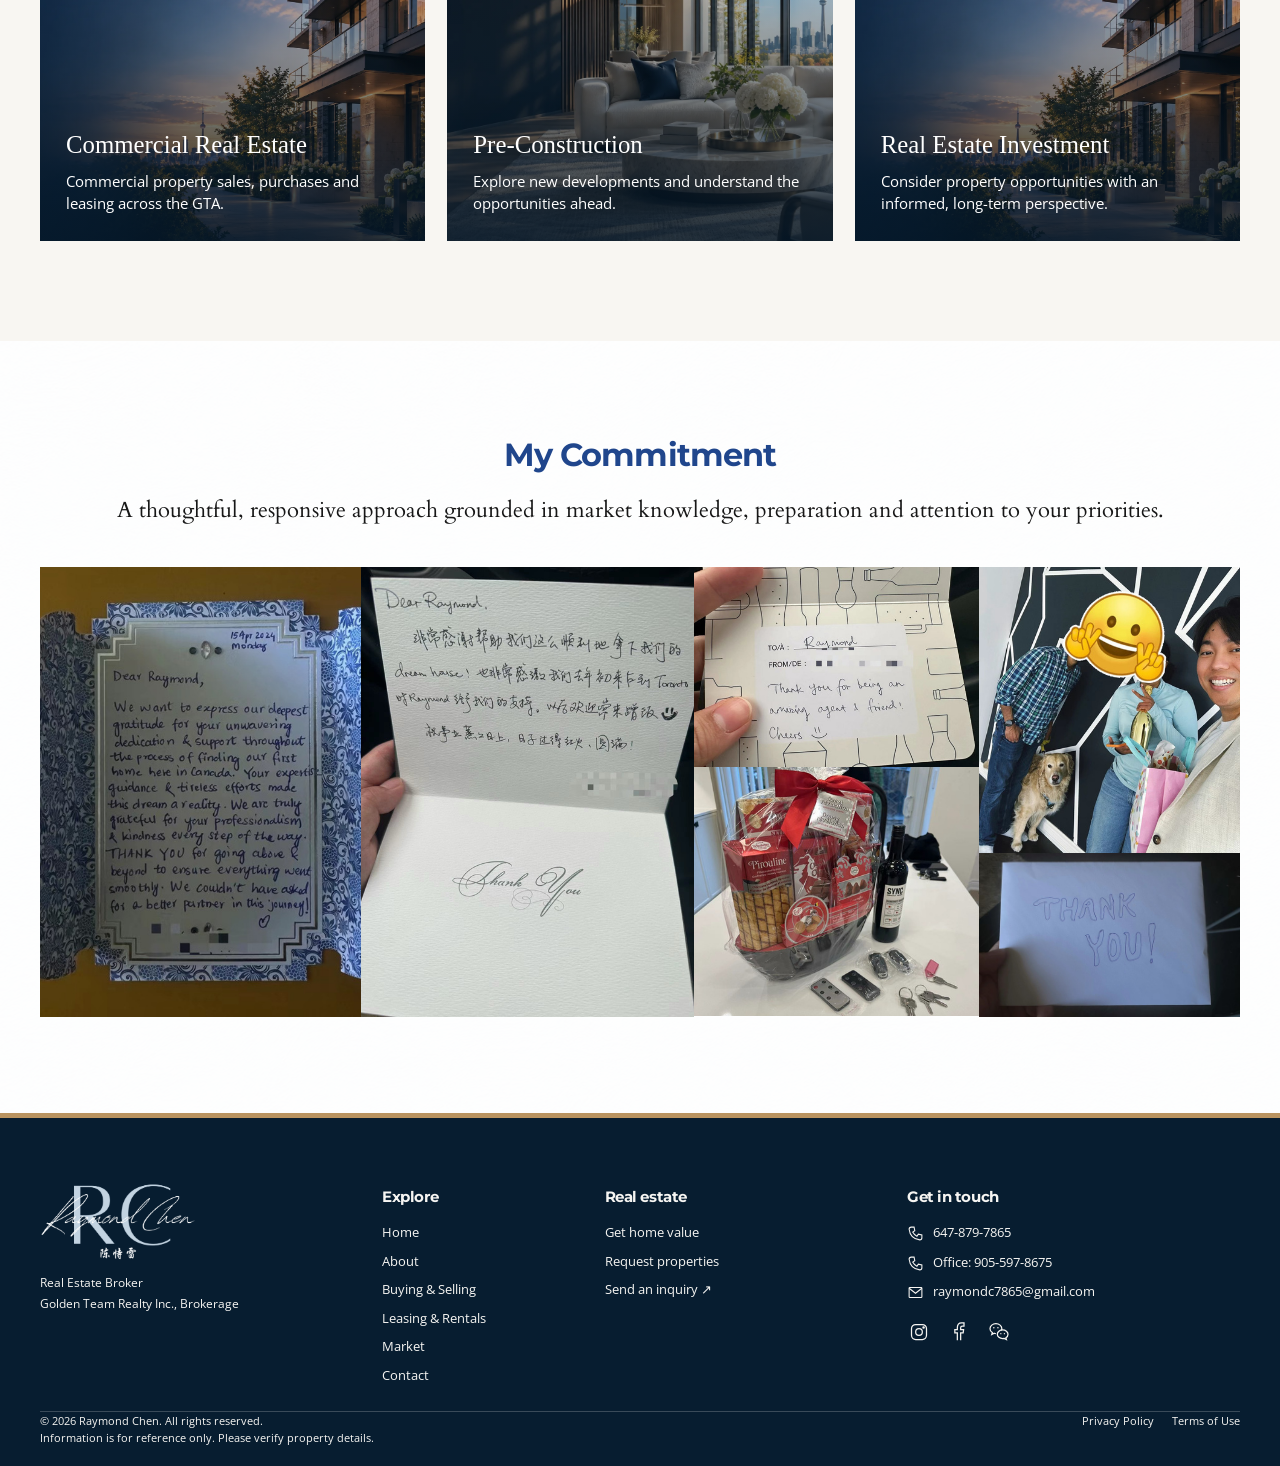
<file: about/index.html>
<!DOCTYPE html>

<html lang="en-CA"><head><meta charset="utf-8"/><meta content="width=device-width,initial-scale=1" name="viewport"/><title>About Raymond Chen | Toronto Real Estate Broker</title><meta content="Learn about Raymond Chen’s real estate experience, professional designations and client-focused approach across Toronto and the GTA." name="description"/><meta content="index, follow" name="robots"/><meta content="website" property="og:type"/><meta content="About Raymond Chen | Toronto Real Estate Broker" property="og:title"/><meta content="Learn about Raymond Chen’s real estate experience, professional designations and client-focused approach across Toronto and the GTA." property="og:description"/><meta content="https://raymondchen.ca/assets/editorial-hero.webp" property="og:image"/><meta content="summary_large_image" name="twitter:card"/><link href="../brand.png" rel="icon"/><link href="../fonts.css" rel="stylesheet"/><link href="../site.css?v=2" rel="stylesheet"/><script type="application/ld+json">{"@context": "https://schema.org", "@type": "RealEstateAgent", "@id": "https://raymondchen.ca/#agent", "name": "Raymond Chen", "url": "https://raymondchen.ca/", "telephone": "+1-647-879-7865", "email": "raymondc7865@gmail.com", "image": "https://raymondchen.ca/assets/raymond-portrait.jpg", "parentOrganization": {"@type": "Organization", "name": "Golden Team Realty Inc., Brokerage"}, "address": {"@type": "PostalAddress", "streetAddress": "650 Highway 7 East, Unit 306", "addressLocality": "Richmond Hill", "addressRegion": "ON", "postalCode": "L4B 2N7", "addressCountry": "CA"}, "areaServed": ["Toronto", "Greater Toronto Area", "Richmond Hill", "Markham", "Vaughan"], "sameAs": ["https://instagram.com/raymondccchen", "https://facebook.com/raymond.chen.73345"]}</script><link href="../revision.css?v=8" rel="stylesheet"/><link href="../luxury-redesign.css?v=1" rel="stylesheet"/><link href="../v3-refined.css?v=3" rel="stylesheet"/><link href="../editorial.css" rel="stylesheet"/><link href="../v5.css" rel="stylesheet"/><link href="../v6.css" rel="stylesheet"/><link href="../v7.css" rel="stylesheet"/><link href="https://raymondchen.ca/about/" rel="canonical"/><meta content="https://raymondchen.ca/about/" property="og:url"/><link href="../v13-mobile.css" rel="stylesheet"/><meta content="About Raymond Chen | Toronto Real Estate Broker" name="twitter:title"/><meta content="Learn about Raymond Chen’s real estate experience, professional designations and client-focused approach across Toronto and the GTA." name="twitter:description"/><meta content="https://raymondchen.ca/assets/editorial-hero.webp" name="twitter:image"/></head><body class="about"><a class="skip-link" href="#main-content">Skip to content</a><header class="site-header"><div class="header-inner container"><a aria-label="Raymond Chen Home" class="site-logo" href="/"><img alt="Raymond Chen" class="logo-dark" height="58" src="../brand.png" width="140"/><img alt="Raymond Chen" class="logo-light" height="70" src="../assets/logo-white.webp" width="160"/><span class="logo-name">Raymond Chen<small>Real Estate Broker</small></span></a><button aria-controls="site-nav" aria-expanded="false" aria-label="Open navigation" class="nav-toggle"><svg viewbox="0 0 24 24"><path d="M3 6h18M3 12h18M3 18h18"></path></svg></button><nav aria-label="Main navigation" class="site-nav" id="site-nav"><a href="/">Home</a><a href="/about/">About</a><a href="/buy-sell/">Buying &amp; Selling</a><a href="/leasing/">Leasing &amp; Rentals</a><a href="/market/">Market</a><a href="/contact/">Contact</a></nav></div></header><main class="site-main" id="main-content"><section class="about-hero-v7"><img alt="Elegant contemporary residential interior" fetchpriority="high" src="../assets/editorial-hero.webp"/><div class="about-hero-shade"></div><div class="container about-hero-content"><span class="editorial-eyebrow">ABOUT / RAYMOND CHEN</span><h1>Real estate guidance, built around you.</h1><p>Experience, integrity and considered advice for every move across Toronto and the GTA.</p><span class="about-hero-signature">Raymond Chen · Broker</span></div></section><section class="about-biography"><div class="profile-grid"><div class="profile-photo"><img alt="Raymond Chen, Real Estate Broker" height="980" loading="lazy" src="../assets/raymond-portrait.jpg" width="654"/></div><div class="profile-copy"><h2>Raymond Chen</h2><p class="about-brokerage"><strong>Broker</strong><span>Golden Team Realty Inc., Brokerage</span></p><div class="credential-line"><span>Vice President (VP)</span><span>FRI</span><span>SRS</span><span>RENE</span></div><h3>Meet Raymond Chen</h3><p>With more than nine years of real estate experience, Raymond Chen provides thoughtful guidance across Toronto and the GTA. As a Real Estate Broker and Vice President, with FRI, SRS and RENE credentials, he combines market knowledge, clear communication and skilled negotiation to support buyers, sellers, landlords and investors.</p><h3>A Personal Approach to Real Estate</h3><p>Raymond is known not just for his professional achievements but also for his genuine passion for the real estate industry. His enthusiasm and drive to help clients find their dream homes or achieve their selling goals set him apart in the competitive real estate market. He prides himself on offering personalized service, carefully listening to clients’ needs, and providing expert guidance throughout the buying or selling process. His extensive knowledge of the GTA real estate market, combined with his professional integrity, ensures that clients receive the highest level of service.</p><a class="button" href="/contact/#inquiry-form">Get in touch</a></div></div></section><section class="recognition-section"><div class="container"><div class="recognition-heading"><span class="eyebrow">A RECORD OF EXCELLENCE</span><h2>Recognition, earned over time.</h2><p>Consistent service and professional achievement, year after year.</p></div><div class="recognition-grid"><article class="recognition-card"><span class="recognition-icon">✦</span><span class="recognition-years">2025</span><h3>Diamond Award</h3><p>Golden Team Realty</p></article><article class="recognition-card"><span class="recognition-icon">✦</span><span class="recognition-years">2023–2024</span><h3>Diamond Award</h3><p>MEhome Realty</p></article><article class="recognition-card"><span class="recognition-icon">↗</span><span class="recognition-years">2022</span><h3>Most Improved</h3><p>Award</p></article><article class="recognition-card"><span class="recognition-icon">⌂</span><span class="recognition-years">2024</span><h3>Champion of Leasing</h3><p>MEhome Realty</p></article><article class="recognition-card"><span class="recognition-icon">✧</span><span class="recognition-years">2025</span><h3>CCRPA Top Producer</h3><p>CCRPA</p></article></div></div></section><section aria-label="Raymond’s professional milestones" class="photo-mosaic"><a href="../assets/p2-04-X4.jpg" rel="noopener" style="left:0.0000000%;top:0.1186489%;width:21.4494876%;height:50.9114583%" target="_blank"><img alt="Raymond Chen professional milestone 1" loading="lazy" src="../assets/p2-04-X4.jpg" style="left:0.0000000%;top:-0.0000037%;width:100.0000000%;height:100.0000000%"/></a><a href="../assets/p2-05-X6.jpg" rel="noopener" style="left:21.4491945%;top:0.1186489%;width:21.4494890%;height:50.9114583%" target="_blank"><img alt="Raymond Chen professional milestone 2" loading="lazy" src="../assets/p2-05-X6.jpg" style="left:0.0000000%;top:-0.0000037%;width:99.9999934%;height:100.0000000%"/></a><a href="../assets/p2-07-X8.jpg" rel="noopener" style="left:42.8983895%;top:0.1186489%;width:16.1054201%;height:50.9114583%" target="_blank"><img alt="Raymond Chen professional milestone 3" loading="lazy" src="../assets/p2-07-X8.jpg" style="left:-1.3400725%;top:-8.9012980%;width:117.2727068%;height:117.3913043%"/></a><a href="../assets/p2-06-X7.jpg" rel="noopener" style="left:59.0048890%;top:0.1186489%;width:17.4231332%;height:50.9114583%" target="_blank"><img alt="Raymond Chen professional milestone 4" loading="lazy" src="../assets/p2-06-X7.jpg" style="left:-17.1664807%;top:-5.2209714%;width:145.7983193%;height:119.1815857%"/></a><a href="../assets/p2-08-X9.jpg" rel="noopener" style="left:75.6410987%;top:0.0000000%;width:24.3589004%;height:51.0416667%" target="_blank"><img alt="Raymond Chen professional milestone 5" loading="lazy" src="../assets/p2-08-X9.jpg" style="left:-35.2408977%;top:-5.0665755%;width:185.4286282%;height:104.8469388%"/></a><a href="../assets/p2-11-X12.jpg" rel="noopener" style="left:0.0000000%;top:50.9860075%;width:44.0702782%;height:48.9583283%" target="_blank"><img alt="Raymond Chen professional milestone 6" loading="lazy" src="../assets/p2-11-X12.jpg" style="left:0.0000000%;top:-0.0000068%;width:100.0000000%;height:100.0000102%"/></a><a href="../assets/p2-09-X10.jpg" rel="noopener" style="left:44.0910641%;top:50.9860075%;width:35.2122959%;height:48.9583283%" target="_blank"><img alt="Raymond Chen professional milestone 7" loading="lazy" src="../assets/p2-09-X10.jpg" style="left:-9.0680889%;top:-0.0000068%;width:117.4636202%;height:100.0000102%"/></a><a href="../assets/p2-10-X11.jpg" rel="noopener" style="left:79.3323174%;top:50.9860075%;width:20.6442111%;height:48.9583283%" target="_blank"><img alt="Raymond Chen professional milestone 8" loading="lazy" src="../assets/p2-10-X11.jpg" style="left:0.0000000%;top:-0.0000068%;width:100.0000272%;height:100.0000102%"/></a><img alt="Raymond Chen signature" class="mosaic-signature" height="452" src="../assets/milestone-signature.png" width="1480"/></section><section class="editorial-section"><div class="container"><div class="editorial-eyebrow">EXPERTISE</div><h2>Services across the real estate journey.</h2><div class="editorial-grid"><div class="editorial-card"><img alt="Buying a Home visual" loading="lazy" src="../assets/editorial-home.webp"/><div class="content"><h3>Buying a Home</h3><p>Find the right home with thoughtful guidance, market insight and skilled negotiation.</p></div></div><div class="editorial-card"><img alt="Selling a Property visual" loading="lazy" src="../assets/editorial-sell.webp"/><div class="content"><h3>Selling a Property</h3><p>Strategic pricing, compelling presentation and experienced representation.</p></div></div><div class="editorial-card"><img alt="Leasing &amp; Rentals visual" loading="lazy" src="../assets/editorial-lease.webp"/><div class="content"><h3>Leasing &amp; Rentals</h3><p>Residential leasing guidance for landlords and tenants.</p></div></div><div class="editorial-card"><img alt="Commercial Real Estate visual" loading="lazy" src="../assets/editorial-buy.webp"/><div class="content"><h3>Commercial Real Estate</h3><p>Commercial property sales, purchases and leasing across the GTA.</p></div></div><div class="editorial-card"><img alt="Pre-Construction visual" loading="lazy" src="../assets/editorial-hero.webp"/><div class="content"><h3>Pre-Construction</h3><p>Explore new developments and understand the opportunities ahead.</p></div></div><div class="editorial-card"><img alt="Toronto architecture and real estate investment" loading="lazy" src="../assets/editorial-buy.webp"/><div class="content"><h3>Real Estate Investment</h3><p>Consider property opportunities with an informed, long-term perspective.</p></div></div></div></div></section><section class="testimonial-section section"><div class="container"><div class="section-head"><div><h2>My Commitment</h2><p class="serif-intro">A thoughtful, responsive approach grounded in market knowledge, preparation and attention to your priorities.</p></div></div><div class="review-gallery"><a class="reveal" href="../assets/p2-15-X7.jpg" rel="noopener" style="left:0.0000000%;top:0.0000000%;width:26.7203514%;height:99.8829497%" target="_blank"><img alt="Client thank-you note or appreciation shared with Raymond Chen" loading="lazy" src="../assets/p2-15-X7.jpg" style="left:-24.9599772%;top:0.0000056%;width:172.3287671%;height:101.9531250%"/></a><a class="reveal" href="../assets/p2-16-X8.jpg" rel="noopener" style="left:26.7133454%;top:0.0000000%;width:27.7452416%;height:99.8829497%" target="_blank"><img alt="Client thank-you note or appreciation shared with Raymond Chen" loading="lazy" src="../assets/p2-16-X8.jpg" style="left:-0.5511624%;top:-0.0000019%;width:101.0554191%;height:100.0000075%"/></a><a class="reveal" href="../assets/p2-14-X5.jpg" rel="noopener" style="left:54.4763104%;top:0.0000000%;width:23.7188873%;height:44.4791298%" target="_blank"><img alt="Client thank-you note or appreciation shared with Raymond Chen" loading="lazy" src="../assets/p2-14-X5.jpg" style="left:-6.4385086%;top:-17.7521838%;width:111.7283951%;height:118.8596391%"/></a><a class="reveal" href="../assets/p2-18-X10.jpg" rel="noopener" style="left:54.4763104%;top:44.4518561%;width:23.7188873%;height:55.4038311%" target="_blank"><img alt="Client thank-you note or appreciation shared with Raymond Chen" loading="lazy" src="../assets/p2-18-X10.jpg" style="left:0.0000000%;top:-13.8661818%;width:100.0000000%;height:152.1126555%"/></a><a class="reveal" href="../assets/p2-19-X11.jpg" rel="noopener" style="left:78.2226108%;top:0.0000000%;width:21.7423189%;height:63.5973506%" target="_blank"><img alt="Client thank-you note or appreciation shared with Raymond Chen" loading="lazy" src="../assets/p2-19-X11.jpg" style="left:0.0000000%;top:-20.8773534%;width:99.9999741%;height:121.7791222%"/></a><a class="reveal" href="../assets/p2-17-X9.jpg" rel="noopener" style="left:78.2226108%;top:63.5193626%;width:21.7423189%;height:36.4806867%" target="_blank"><img alt="Client thank-you note or appreciation shared with Raymond Chen" loading="lazy" src="../assets/p2-17-X9.jpg" style="left:0.0000000%;top:-9.7686246%;width:99.9999741%;height:119.2513369%"/></a></div></div></section></main><footer class="site-footer" id="contact-footer" tabindex="-1"><div class="container"><div class="footer-grid compact-footer"><div class="footer-identity"><a aria-label="Raymond Chen Home" class="footer-logo-link" href="/"><svg aria-label="Raymond Chen — 陈恃雷" class="footer-logo" height="110" role="img" viewbox="454 1226 3639 1816" width="220"><image height="4724" href="../assets/footer-logo.png" width="4724"/></svg></a><p>Real Estate Broker<br/>Golden Team Realty Inc., Brokerage</p></div><div><h2>Explore</h2><div class="footer-links"><a href="/">Home</a><a href="/about/">About</a><a href="/buy-sell/">Buying &amp; Selling</a><a href="/leasing/">Leasing &amp; Rentals</a><a href="/market/">Market</a><a href="/contact/">Contact</a></div></div><div><h2>Real estate</h2><div class="footer-links"><a href="/contact/#inquiry-form" rel="noopener" target="_blank">Get home value</a><a href="/contact/#inquiry-form" rel="noopener" target="_blank">Request properties</a><a href="/contact/#inquiry-form">Send an inquiry ↗</a></div></div><div><h2>Get in touch</h2><div class="footer-contact"><a href="tel:+16478797865"><svg aria-hidden="true" viewbox="0 0 24 24"><path d="M6 3h4l1 5-3 2a15 15 0 0 0 6 6l2-3 5 1v4a3 3 0 0 1-3 3C9 20 4 15 3 6a3 3 0 0 1 3-3Z"></path></svg><span>647-879-7865</span></a><a href="tel:+19055978675"><svg aria-hidden="true" viewbox="0 0 24 24"><path d="M6 3h4l1 5-3 2a15 15 0 0 0 6 6l2-3 5 1v4a3 3 0 0 1-3 3C9 20 4 15 3 6a3 3 0 0 1 3-3Z"></path></svg><span>Office: 905-597-8675</span></a><a href="mailto:raymondc7865@gmail.com"><svg aria-hidden="true" viewbox="0 0 24 24"><rect height="14" rx="1" width="18" x="3" y="5"></rect><path d="m3 6 9 7 9-7"></path></svg><span>raymondc7865@gmail.com</span></a></div><div class="footer-socials"><a aria-label="Instagram" href="https://instagram.com/raymondccchen" rel="noopener noreferrer" target="_blank"><svg aria-hidden="true" viewbox="0 0 24 24"><rect height="18" rx="5" width="18" x="3" y="3"></rect><circle cx="12" cy="12" r="4"></circle><circle cx="17.5" cy="6.5" r=".8"></circle></svg></a><a aria-label="Facebook" href="https://facebook.com/raymond.chen.73345" rel="noopener noreferrer" target="_blank"><svg aria-hidden="true" viewbox="0 0 24 24"><path d="M14 22v-9h3l.5-4H14V7c0-1 .5-2 2-2h2V1h-3c-4 0-5 2-5 6v2H7v4h3v9"></path></svg></a><a aria-label="WeChat" href="https://raymondchen.ca/wechat" rel="noopener noreferrer" target="_blank"><svg aria-hidden="true" class="wechat-icon" viewbox="0 0 24 24"><path d="M14.9 10.3c.3-.7.5-1.5.5-2.3C15.4 4.7 12.2 2 8.3 2S1.2 4.7 1.2 8c0 1.9 1.1 3.6 2.8 4.7L3.3 15l3-1.5c.7.2 1.3.3 2 .3"></path><path d="M22.8 14.7c0-2.9-2.9-5.2-6.4-5.2S10 11.8 10 14.7s2.9 5.2 6.4 5.2c.6 0 1.2-.1 1.8-.2l2.7 1.3-.6-2c1.5-1 2.5-2.5 2.5-4.3Z"></path><g fill="currentColor" stroke="none"><circle cx="5.8" cy="7" r=".9"></circle><circle cx="10.7" cy="7" r=".9"></circle><circle cx="14.2" cy="14" r=".8"></circle><circle cx="18.5" cy="14" r=".8"></circle></g></svg></a></div></div></div><div class="footer-base"><p>© 2026 Raymond Chen. All rights reserved.<br/>Information is for reference only. Please verify property details.</p><div><a href="/privacy/">Privacy Policy</a><a href="/terms/">Terms of Use</a></div></div></div></footer><script src="../site.js?v=2"></script></body></html>
</file>
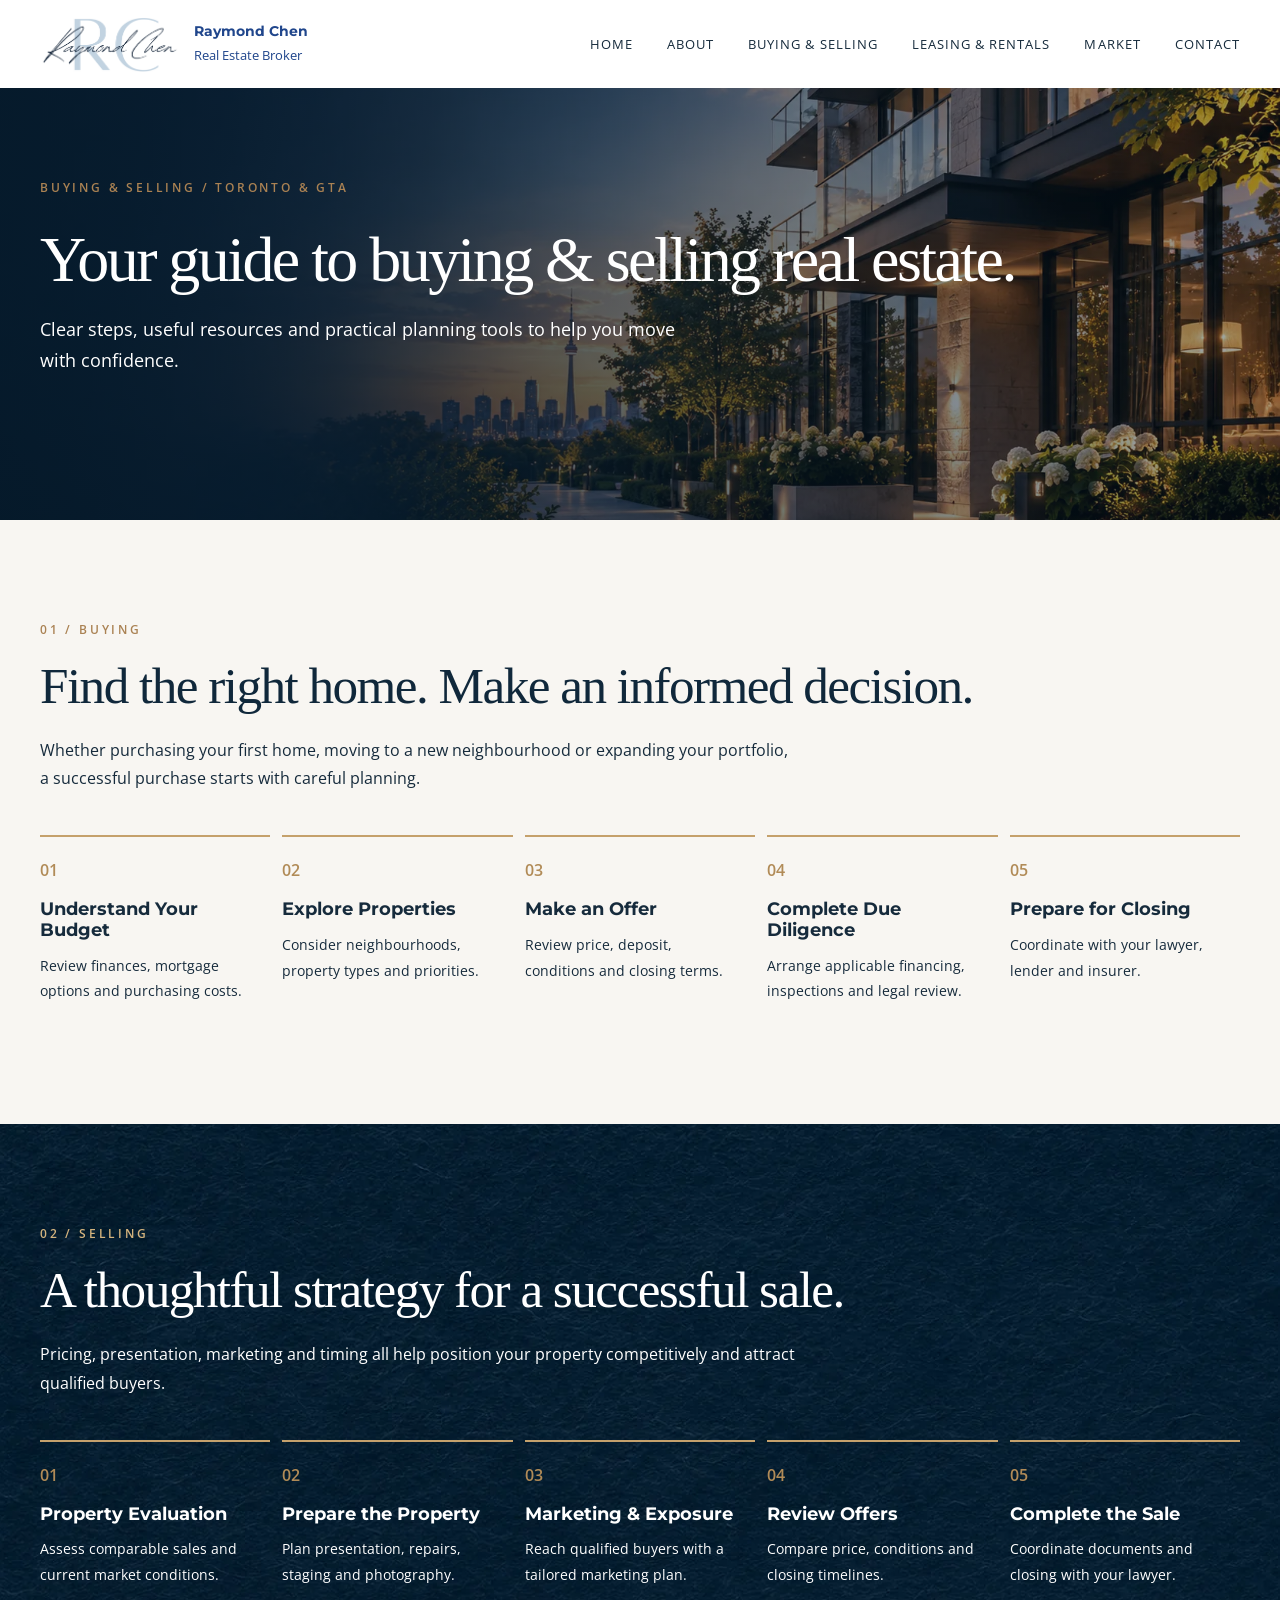
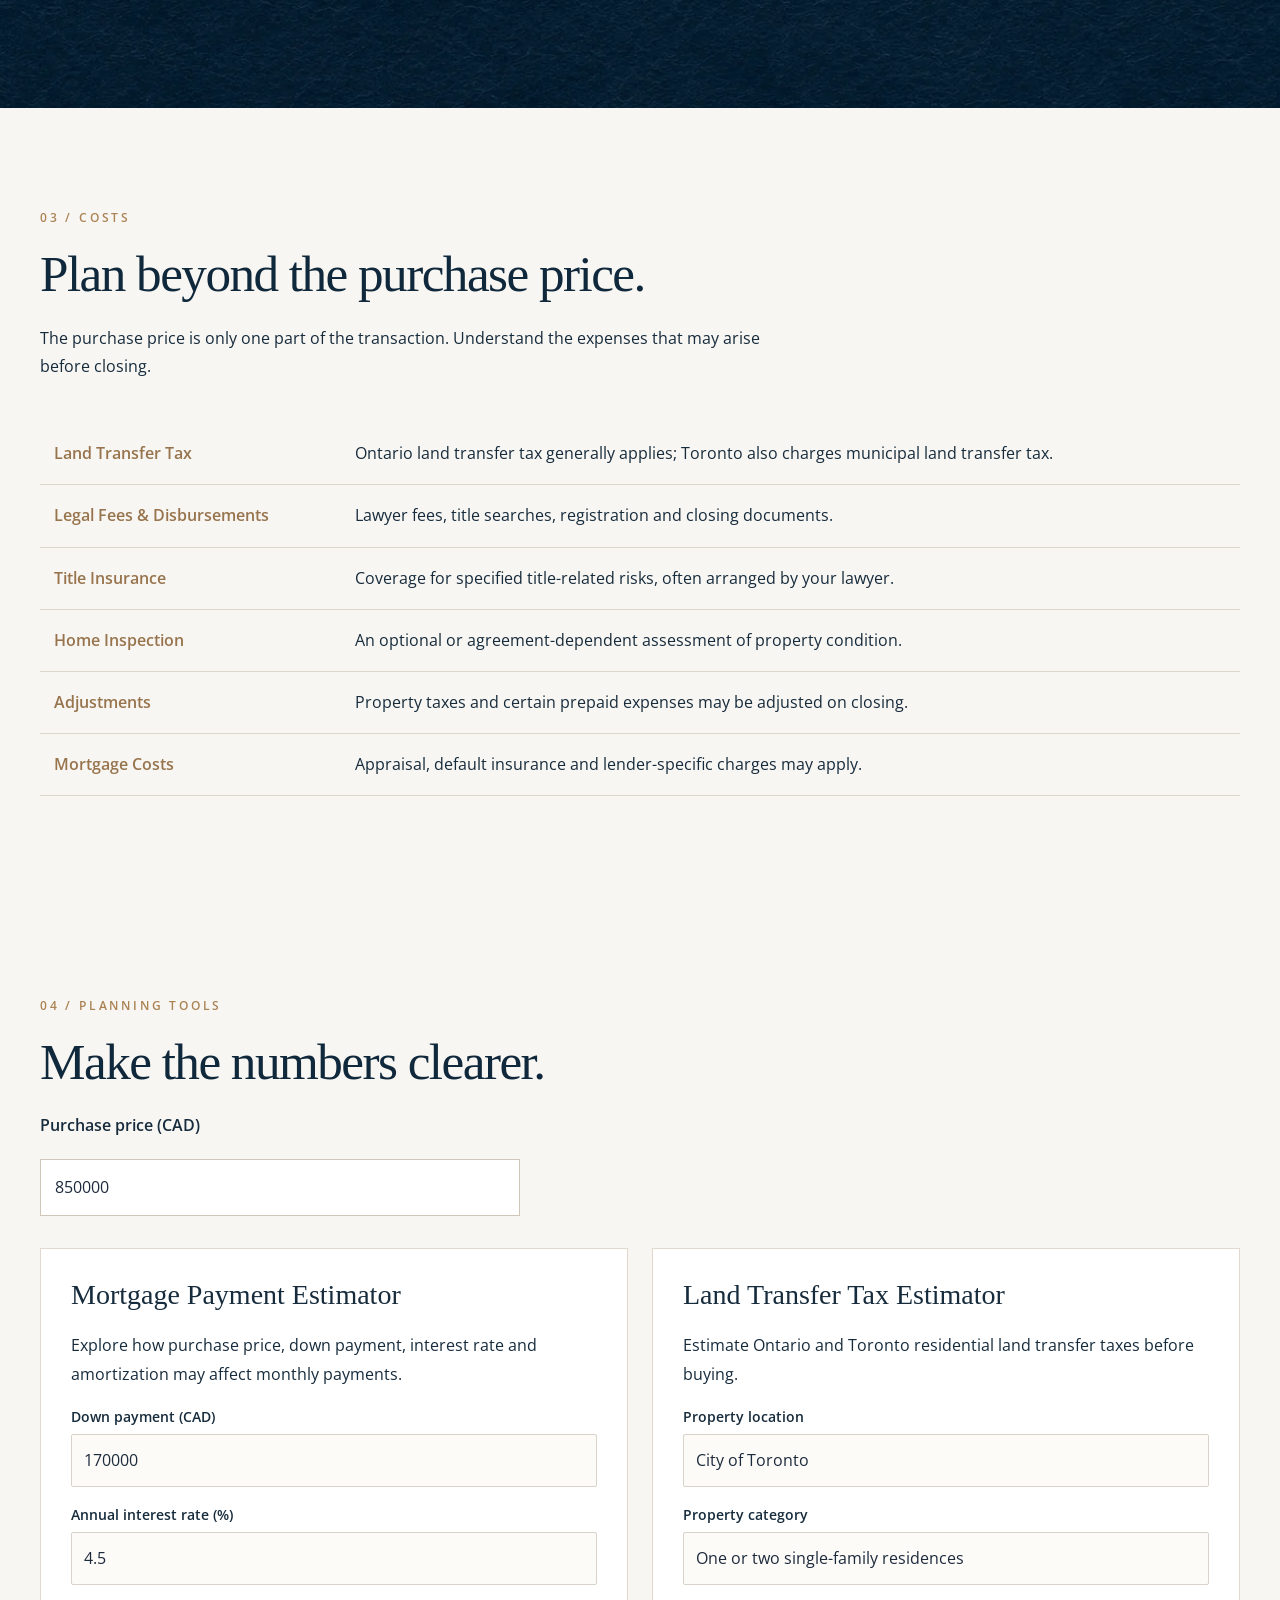
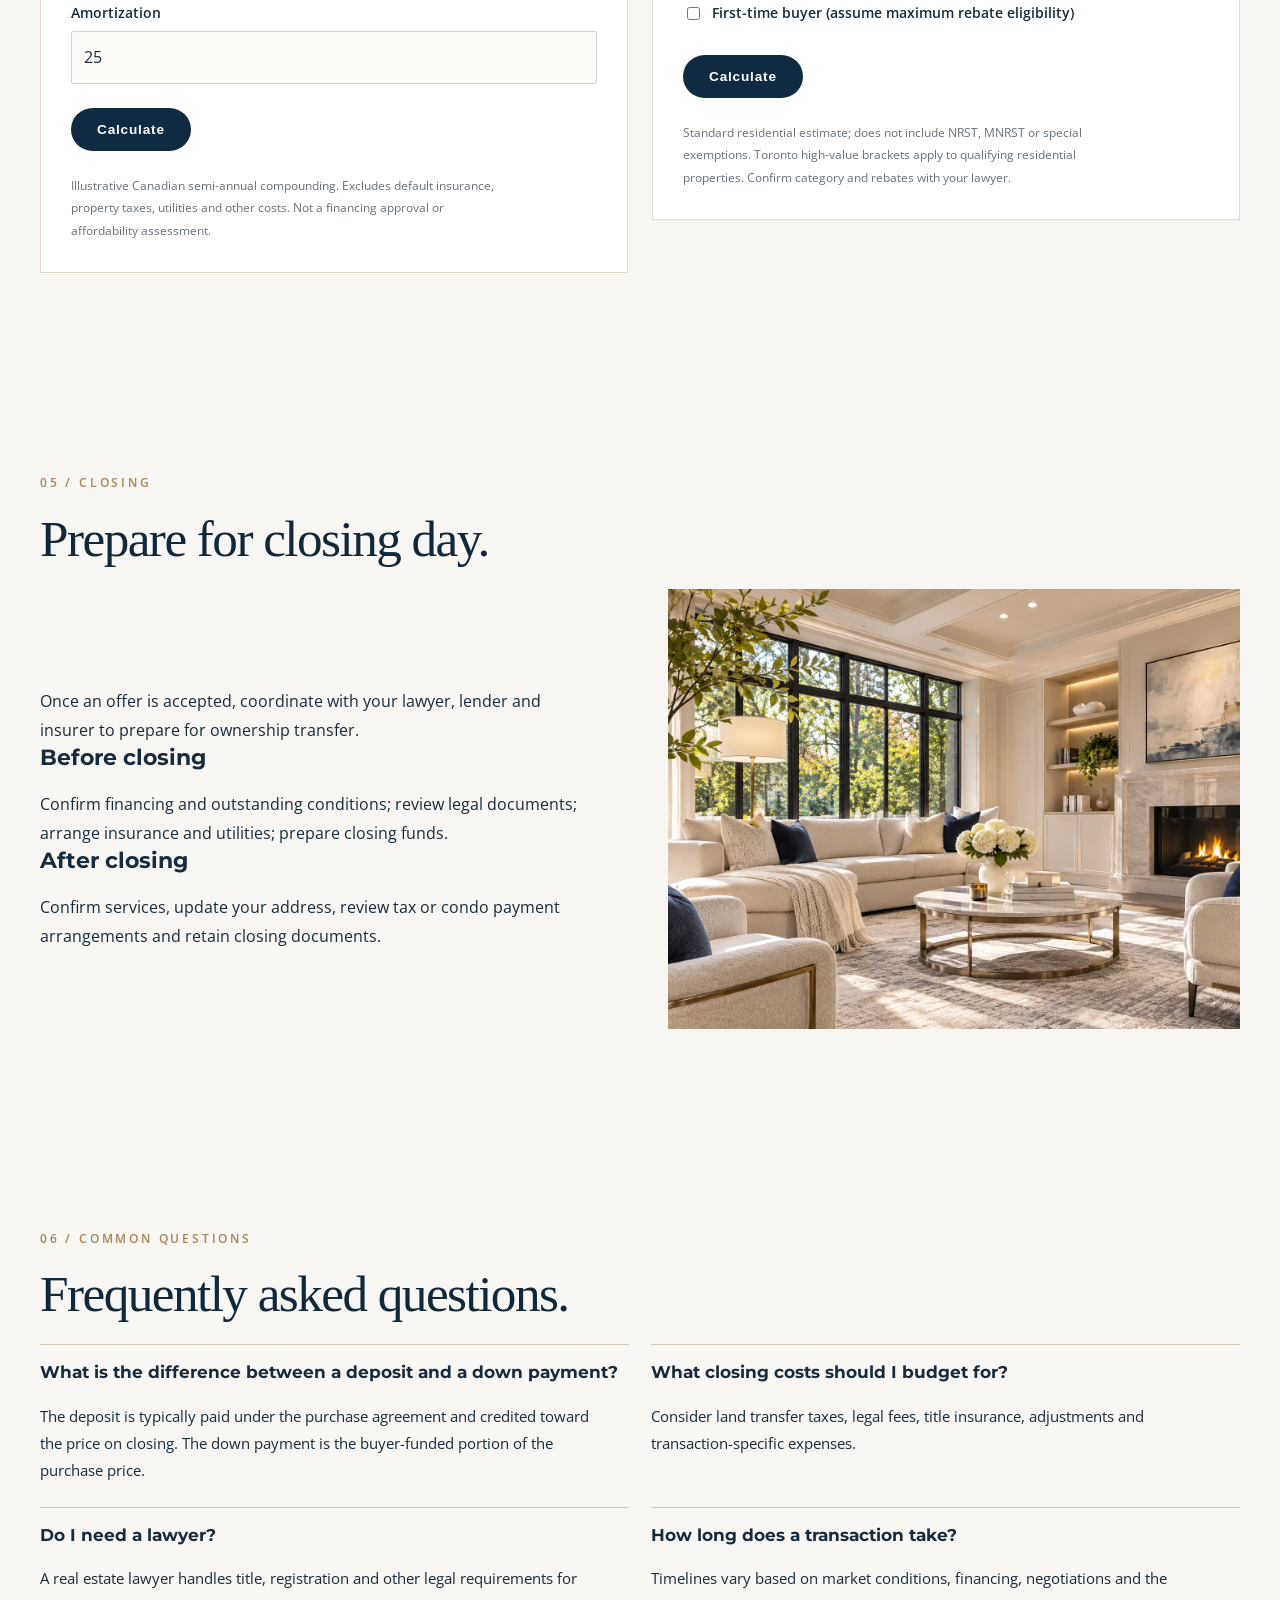
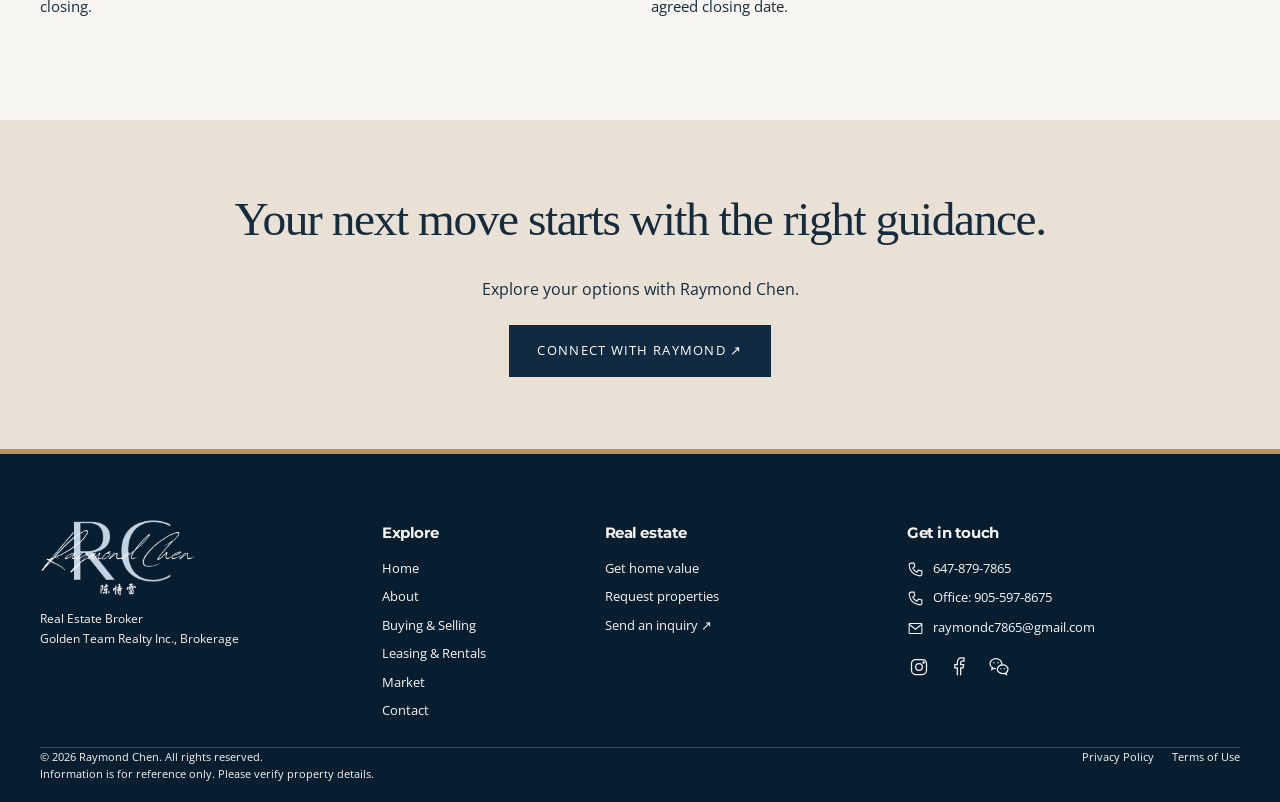
<file: buy-sell/index.html>
<!DOCTYPE html>

<html lang="en-CA"><head><meta charset="utf-8"/><meta content="width=device-width,initial-scale=1" name="viewport"/><title>Buying &amp; Selling in Toronto | Raymond Chen</title><meta content="Explore practical guidance for buying and selling property in Toronto and the GTA, including transaction steps, closing costs and planning calculators." name="description"/><link href="../brand.png" rel="icon"/><link href="../fonts.css" rel="stylesheet"/><link href="../site.css" rel="stylesheet"/><link href="../revision.css" rel="stylesheet"/><link href="../luxury-redesign.css" rel="stylesheet"/><link href="../v3-refined.css" rel="stylesheet"/><link href="../editorial.css" rel="stylesheet"/><link href="../v5.css" rel="stylesheet"/><link href="../v6.css" rel="stylesheet"/><link href="../v7.css" rel="stylesheet"/><link href="https://raymondchen.ca/buy-sell/" rel="canonical"/><meta content="https://raymondchen.ca/buy-sell/" property="og:url"/><meta content="https://raymondchen.ca/assets/editorial-hero.webp" property="og:image"/><link href="../v13-mobile.css" rel="stylesheet"/><meta content="website" property="og:type"/><meta content="Buying &amp; Selling in Toronto | Raymond Chen" property="og:title"/><meta content="Explore practical guidance for buying and selling property in Toronto and the GTA, including transaction steps, closing costs and planning calculators." property="og:description"/><meta content="summary_large_image" name="twitter:card"/><meta content="Buying &amp; Selling in Toronto | Raymond Chen" name="twitter:title"/><meta content="Explore practical guidance for buying and selling property in Toronto and the GTA, including transaction steps, closing costs and planning calculators." name="twitter:description"/><meta content="https://raymondchen.ca/assets/editorial-hero.webp" name="twitter:image"/><meta content="index, follow" name="robots"/></head><body><a class="skip-link" href="#main-content">Skip to content</a><header class="site-header"><div class="header-inner container"><a aria-label="Raymond Chen Home" class="site-logo" href="/"><img alt="Raymond Chen" class="logo-dark" height="58" src="../brand.png" width="140"/><img alt="Raymond Chen" class="logo-light" height="70" src="../assets/logo-white.webp" width="160"/><span class="logo-name">Raymond Chen<small>Real Estate Broker</small></span></a><button aria-controls="site-nav" aria-expanded="false" aria-label="Open navigation" class="nav-toggle"><svg viewbox="0 0 24 24"><path d="M3 6h18M3 12h18M3 18h18"></path></svg></button><nav aria-label="Main navigation" class="site-nav" id="site-nav"><a href="/">Home</a><a href="/about/">About</a><a href="/buy-sell/">Buying &amp; Selling</a><a href="/leasing/">Leasing &amp; Rentals</a><a href="/market/">Market</a><a href="/contact/">Contact</a></nav></div></header><main id="main-content"><section class="editorial-page-hero" style="background-image:url(../assets/editorial-buy.webp)"><div class="container"><div class="editorial-eyebrow">BUYING &amp; SELLING / TORONTO &amp; GTA</div><h1>Your guide to buying &amp; selling real estate.</h1><p>Clear steps, useful resources and practical planning tools to help you move with confidence.</p></div></section><section class="editorial-section"><div class="container"><div class="editorial-eyebrow">01 / BUYING</div><h2>Find the right home. Make an informed decision.</h2><p class="editorial-intro">Whether purchasing your first home, moving to a new neighbourhood or expanding your portfolio, a successful purchase starts with careful planning.</p><div class="editorial-steps"><div class="editorial-step"><b>01</b><h3>Understand Your Budget</h3><p>Review finances, mortgage options and purchasing costs.</p></div><div class="editorial-step"><b>02</b><h3>Explore Properties</h3><p>Consider neighbourhoods, property types and priorities.</p></div><div class="editorial-step"><b>03</b><h3>Make an Offer</h3><p>Review price, deposit, conditions and closing terms.</p></div><div class="editorial-step"><b>04</b><h3>Complete Due Diligence</h3><p>Arrange applicable financing, inspections and legal review.</p></div><div class="editorial-step"><b>05</b><h3>Prepare for Closing</h3><p>Coordinate with your lawyer, lender and insurer.</p></div></div></div></section><section class="editorial-section editorial-navy"><div class="container"><div class="editorial-eyebrow">02 / SELLING</div><h2>A thoughtful strategy for a successful sale.</h2><p class="editorial-intro">Pricing, presentation, marketing and timing all help position your property competitively and attract qualified buyers.</p><div class="editorial-steps"><div class="editorial-step"><b>01</b><h3>Property Evaluation</h3><p>Assess comparable sales and current market conditions.</p></div><div class="editorial-step"><b>02</b><h3>Prepare the Property</h3><p>Plan presentation, repairs, staging and photography.</p></div><div class="editorial-step"><b>03</b><h3>Marketing &amp; Exposure</h3><p>Reach qualified buyers with a tailored marketing plan.</p></div><div class="editorial-step"><b>04</b><h3>Review Offers</h3><p>Compare price, conditions and closing timelines.</p></div><div class="editorial-step"><b>05</b><h3>Complete the Sale</h3><p>Coordinate documents and closing with your lawyer.</p></div></div></div></section><section class="editorial-section"><div class="container"><div class="editorial-eyebrow">03 / COSTS</div><h2>Plan beyond the purchase price.</h2><p class="editorial-intro">The purchase price is only one part of the transaction. Understand the expenses that may arise before closing.</p><table class="editorial-table"><tbody><tr><th>Land Transfer Tax</th><td>Ontario land transfer tax generally applies; Toronto also charges municipal land transfer tax.</td></tr><tr><th>Legal Fees &amp; Disbursements</th><td>Lawyer fees, title searches, registration and closing documents.</td></tr><tr><th>Title Insurance</th><td>Coverage for specified title-related risks, often arranged by your lawyer.</td></tr><tr><th>Home Inspection</th><td>An optional or agreement-dependent assessment of property condition.</td></tr><tr><th>Adjustments</th><td>Property taxes and certain prepaid expenses may be adjusted on closing.</td></tr><tr><th>Mortgage Costs</th><td>Appraisal, default insurance and lender-specific charges may apply.</td></tr></tbody></table></div></section><section class="editorial-section"><div class="container"><div class="editorial-eyebrow">04 / PLANNING TOOLS</div><h2>Make the numbers clearer.</h2><div class="calc-grid"><div class="v5-shared-price"><label for="shared-price">Purchase price (CAD)</label><input id="shared-price" min="0" type="number" value="850000"/><input id="price" type="hidden" value="850000"/><input id="ltt-price" type="hidden" value="850000"/></div><div class="calc-card"><h3>Mortgage Payment Estimator</h3><p>Explore how purchase price, down payment, interest rate and amortization may affect monthly payments.</p><label for="down">Down payment (CAD)</label><input id="down" min="0" type="number" value="170000"/><label for="rate">Annual interest rate (%)</label><input id="rate" min="0" step="0.05" type="number" value="4.5"/><label for="years">Amortization</label><select id="years"><option>15</option><option>20</option><option selected="">25</option><option>30</option></select><button class="v5-calc-button" id="v5-mortgage-button" type="button">Calculate</button><div class="calc-result" hidden=""><small>Estimated monthly payment</small><strong id="mortgage-result">—</strong><small id="mortgage-base"></small></div><p class="calc-note">Illustrative Canadian semi-annual compounding. Excludes default insurance, property taxes, utilities and other costs. Not a financing approval or affordability assessment.</p></div><div class="calc-card"><h3>Land Transfer Tax Estimator</h3><p>Estimate Ontario and Toronto residential land transfer taxes before buying.</p><label for="location">Property location</label><select id="location"><option value="toronto">City of Toronto</option><option value="ontario">Other Ontario municipality</option></select><label for="ltt-type">Property category</label><select id="ltt-type"><option value="residential">One or two single-family residences</option><option value="other">Other / special category (consult lawyer)</option></select><label style="display:flex;align-items:center;gap:9px"><input id="first" style="width:auto" type="checkbox"/> First-time buyer (assume maximum rebate eligibility)</label><button class="v5-calc-button" id="v5-tax-button" type="button">Calculate</button><div class="calc-result" hidden=""><small>Estimated total land transfer tax</small><strong id="ltt-result">—</strong><small id="ltt-breakdown"></small></div><p class="calc-note">Standard residential estimate; does not include NRST, MNRST or special exemptions. Toronto high-value brackets apply to qualifying residential properties. Confirm category and rebates with your lawyer.</p></div></div></div></section><section class="editorial-section"><div class="container"><div class="editorial-eyebrow">05 / CLOSING</div><h2>Prepare for closing day.</h2><div class="editorial-split"><div><p>Once an offer is accepted, coordinate with your lawyer, lender and insurer to prepare for ownership transfer.</p><h3>Before closing</h3><p>Confirm financing and outstanding conditions; review legal documents; arrange insurance and utilities; prepare closing funds.</p><h3>After closing</h3><p>Confirm services, update your address, review tax or condo payment arrangements and retain closing documents.</p></div><img alt="Refined residential living room" loading="lazy" src="../assets/editorial-sell.webp"/></div></div></section><section class="editorial-section"><div class="container"><div class="editorial-eyebrow">06 / COMMON QUESTIONS</div><h2>Frequently asked questions.</h2><div class="editorial-faq"><article><h3>What is the difference between a deposit and a down payment?</h3><p>The deposit is typically paid under the purchase agreement and credited toward the price on closing. The down payment is the buyer-funded portion of the purchase price.</p></article><article><h3>What closing costs should I budget for?</h3><p>Consider land transfer taxes, legal fees, title insurance, adjustments and transaction-specific expenses.</p></article><article><h3>Do I need a lawyer?</h3><p>A real estate lawyer handles title, registration and other legal requirements for closing.</p></article><article><h3>How long does a transaction take?</h3><p>Timelines vary based on market conditions, financing, negotiations and the agreed closing date.</p></article></div></div></section><section class="editorial-cta"><div class="container"><h2>Your next move starts with the right guidance.</h2><p>Explore your options with Raymond Chen.</p><a href="/contact/#inquiry-form">Connect with Raymond ↗</a></div></section></main><footer class="site-footer" id="contact-footer" tabindex="-1"><div class="container"><div class="footer-grid compact-footer"><div class="footer-identity"><a aria-label="Raymond Chen Home" class="footer-logo-link" href="/"><svg aria-label="Raymond Chen — 陈恃雷" class="footer-logo" height="110" role="img" viewbox="454 1226 3639 1816" width="220"><image height="4724" href="../assets/footer-logo.png" width="4724"/></svg></a><p>Real Estate Broker<br/>Golden Team Realty Inc., Brokerage</p></div><div><h2>Explore</h2><div class="footer-links"><a href="/">Home</a><a href="/about/">About</a><a href="/buy-sell/">Buying &amp; Selling</a><a href="/leasing/">Leasing &amp; Rentals</a><a href="/market/">Market</a><a href="/contact/">Contact</a></div></div><div><h2>Real estate</h2><div class="footer-links"><a href="/contact/#inquiry-form" rel="noopener" target="_blank">Get home value</a><a href="/contact/#inquiry-form" rel="noopener" target="_blank">Request properties</a><a href="/contact/#inquiry-form">Send an inquiry ↗</a></div></div><div><h2>Get in touch</h2><div class="footer-contact"><a href="tel:+16478797865"><svg aria-hidden="true" viewbox="0 0 24 24"><path d="M6 3h4l1 5-3 2a15 15 0 0 0 6 6l2-3 5 1v4a3 3 0 0 1-3 3C9 20 4 15 3 6a3 3 0 0 1 3-3Z"></path></svg><span>647-879-7865</span></a><a href="tel:+19055978675"><svg aria-hidden="true" viewbox="0 0 24 24"><path d="M6 3h4l1 5-3 2a15 15 0 0 0 6 6l2-3 5 1v4a3 3 0 0 1-3 3C9 20 4 15 3 6a3 3 0 0 1 3-3Z"></path></svg><span>Office: 905-597-8675</span></a><a href="mailto:raymondc7865@gmail.com"><svg aria-hidden="true" viewbox="0 0 24 24"><rect height="14" rx="1" width="18" x="3" y="5"></rect><path d="m3 6 9 7 9-7"></path></svg><span>raymondc7865@gmail.com</span></a></div><div class="footer-socials"><a aria-label="Instagram" href="https://instagram.com/raymondccchen" rel="noopener noreferrer" target="_blank"><svg aria-hidden="true" viewbox="0 0 24 24"><rect height="18" rx="5" width="18" x="3" y="3"></rect><circle cx="12" cy="12" r="4"></circle><circle cx="17.5" cy="6.5" r=".8"></circle></svg></a><a aria-label="Facebook" href="https://facebook.com/raymond.chen.73345" rel="noopener noreferrer" target="_blank"><svg aria-hidden="true" viewbox="0 0 24 24"><path d="M14 22v-9h3l.5-4H14V7c0-1 .5-2 2-2h2V1h-3c-4 0-5 2-5 6v2H7v4h3v9"></path></svg></a><a aria-label="WeChat" href="https://raymondchen.ca/wechat" rel="noopener noreferrer" target="_blank"><svg aria-hidden="true" class="wechat-icon" viewbox="0 0 24 24"><path d="M14.9 10.3c.3-.7.5-1.5.5-2.3C15.4 4.7 12.2 2 8.3 2S1.2 4.7 1.2 8c0 1.9 1.1 3.6 2.8 4.7L3.3 15l3-1.5c.7.2 1.3.3 2 .3"></path><path d="M22.8 14.7c0-2.9-2.9-5.2-6.4-5.2S10 11.8 10 14.7s2.9 5.2 6.4 5.2c.6 0 1.2-.1 1.8-.2l2.7 1.3-.6-2c1.5-1 2.5-2.5 2.5-4.3Z"></path><g fill="currentColor" stroke="none"><circle cx="5.8" cy="7" r=".9"></circle><circle cx="10.7" cy="7" r=".9"></circle><circle cx="14.2" cy="14" r=".8"></circle><circle cx="18.5" cy="14" r=".8"></circle></g></svg></a></div></div></div><div class="footer-base"><p>© 2026 Raymond Chen. All rights reserved.<br/>Information is for reference only. Please verify property details.</p><div><a href="/privacy/">Privacy Policy</a><a href="/terms/">Terms of Use</a></div></div></div></footer><script src="../site.js"></script><script src="../calculators.js"></script><script>document.addEventListener('DOMContentLoaded',()=>{const old=document.getElementById('price'),tax=document.getElementById('ltt-price'),shared=document.getElementById('shared-price');if(!shared)return;function run(type){if(old)old.value=shared.value;if(tax)tax.value=shared.value;const fields=['down','rate','years','location','ltt-type','first'];fields.forEach(id=>{const el=document.getElementById(id);if(el)el.dispatchEvent(new Event('input',{bubbles:true}))});if(old)old.dispatchEvent(new Event('input',{bubbles:true}));if(tax)tax.dispatchEvent(new Event('input',{bubbles:true}));const res=document.getElementById(type==='mortgage'?'mortgage-result':'ltt-result');if(res&&res.textContent.trim()==='—'){const fn=window.updateCalculators;if(typeof fn==='function')fn()}const panel=res?.closest('.calc-result');if(panel)panel.hidden=false;}document.getElementById('v5-mortgage-button')?.addEventListener('click',()=>run('mortgage'));document.getElementById('v5-tax-button')?.addEventListener('click',()=>run('tax'));});</script></body></html>
</file>
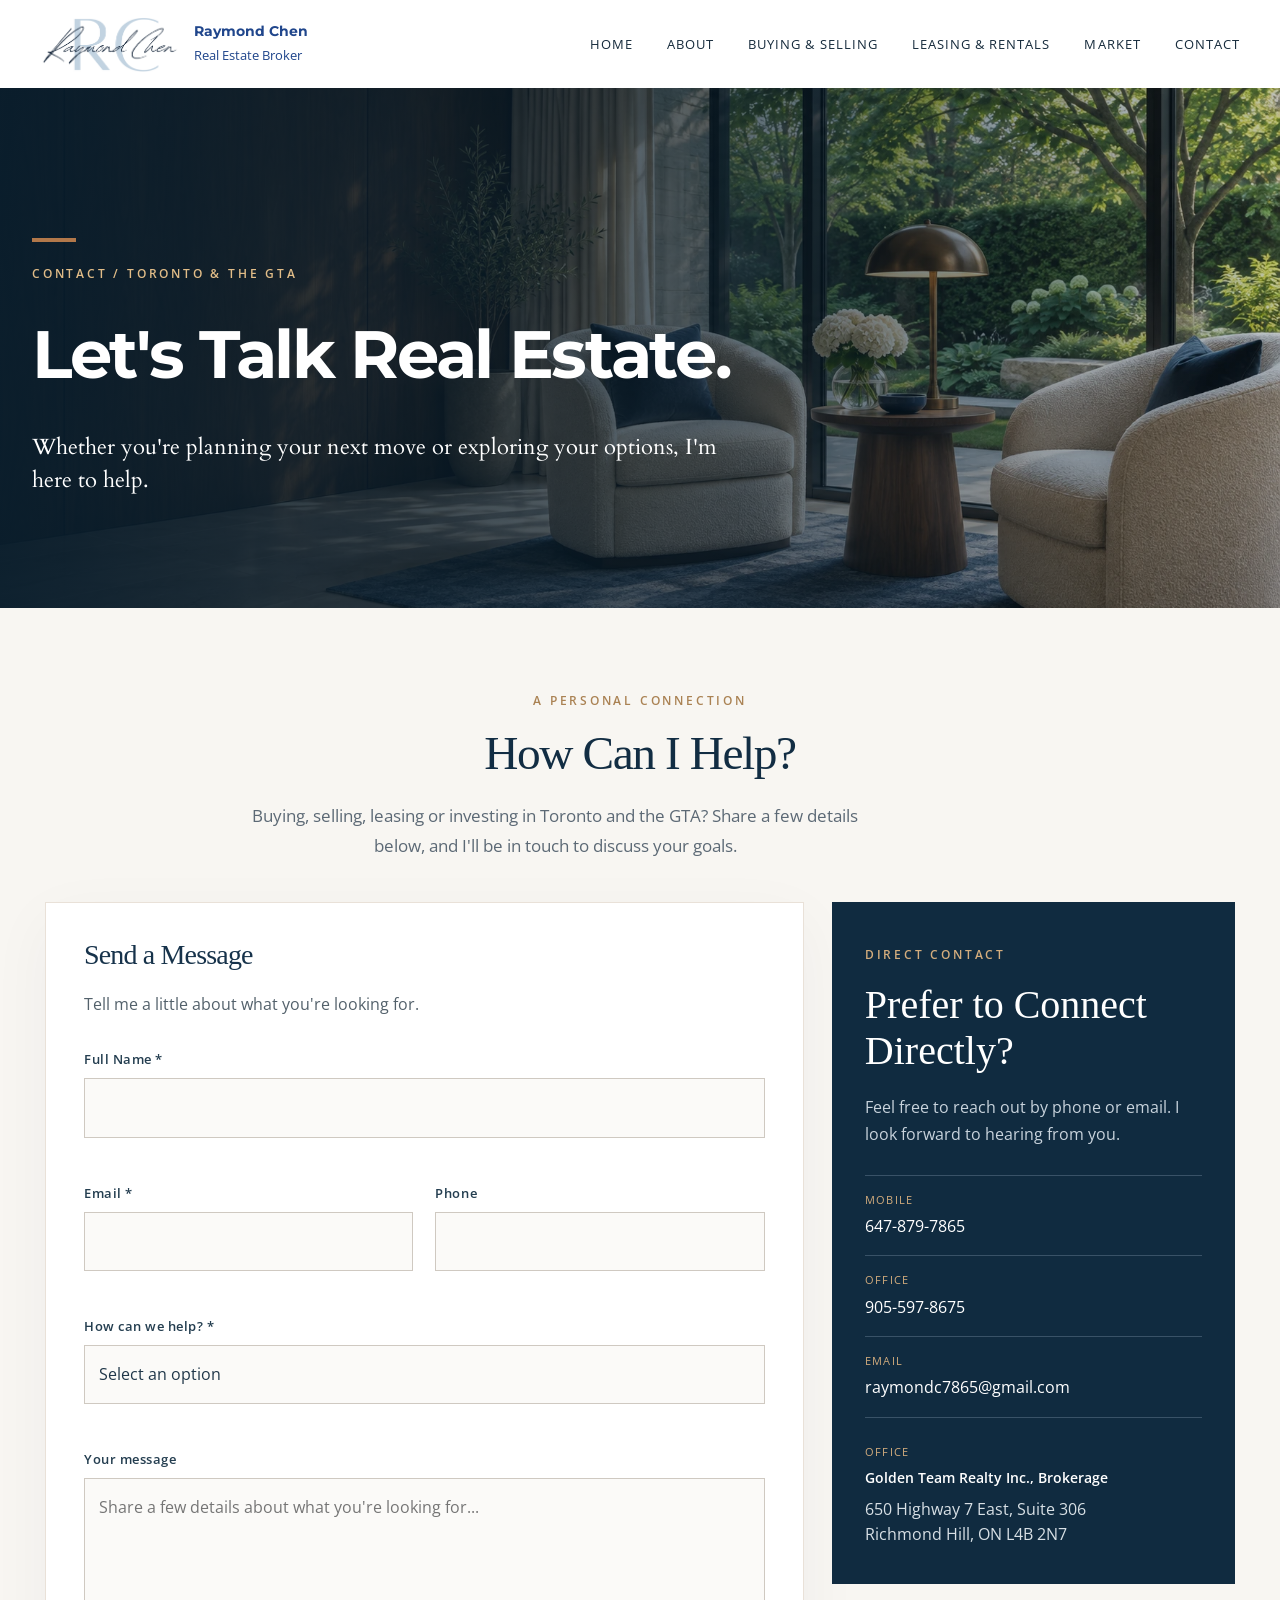
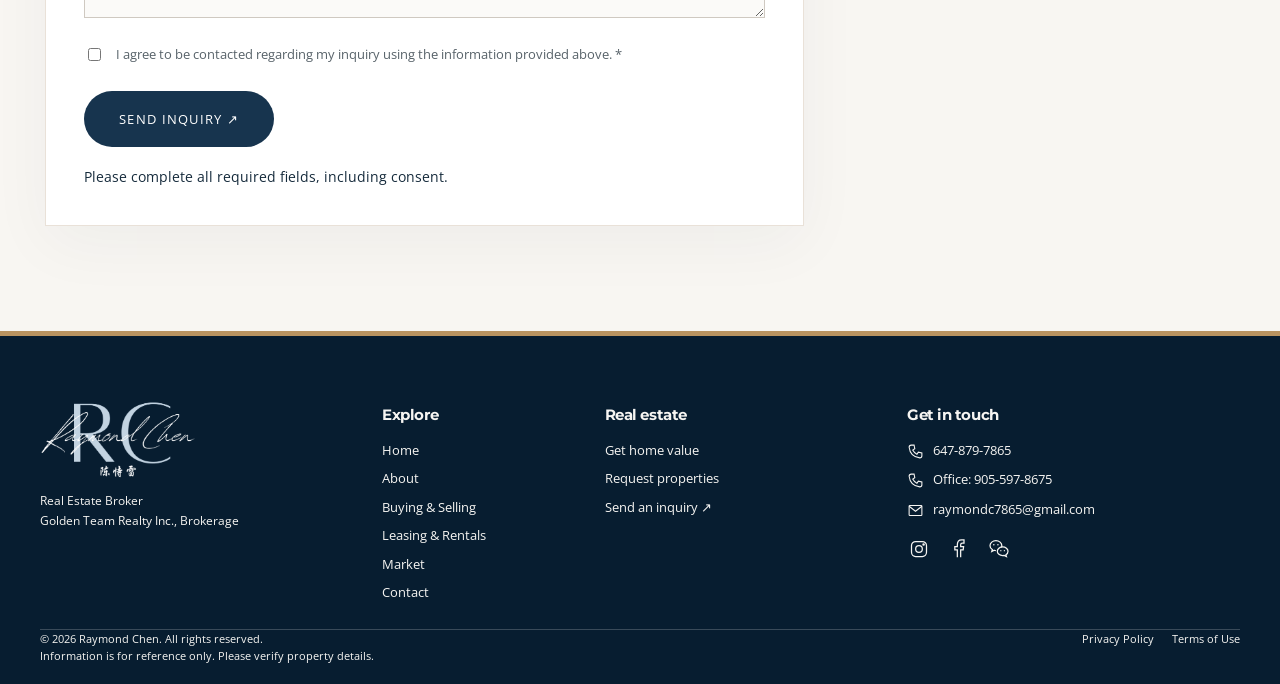
<file: contact/index.html>
<!DOCTYPE html>

<html lang="en-CA"><head><meta charset="utf-8"/><meta content="width=device-width,initial-scale=1" name="viewport"/><title>Contact Raymond Chen | Toronto &amp; GTA Real Estate</title><meta content="Get in touch with Raymond Chen about buying, selling, leasing or investing in Toronto and the GTA. Send an inquiry using the secure contact form." name="description"/><meta content="index, follow" name="robots"/><meta content="website" property="og:type"/><meta content="Contact Raymond Chen | Toronto &amp; GTA Real Estate" property="og:title"/><meta content="Get in touch with Raymond Chen about buying, selling, leasing or investing in Toronto and the GTA. Send an inquiry using the secure contact form." property="og:description"/><meta content="https://raymondchen.ca/assets/editorial-hero.webp" property="og:image"/><meta content="summary_large_image" name="twitter:card"/><link href="../brand.png" rel="icon"/><link href="../fonts.css" rel="stylesheet"/><link href="../site.css?v=2" rel="stylesheet"/><script type="application/ld+json">{"@context": "https://schema.org", "@type": "RealEstateAgent", "@id": "https://raymondchen.ca/#agent", "name": "Raymond Chen", "url": "https://raymondchen.ca/", "telephone": "+1-647-879-7865", "email": "raymondc7865@gmail.com", "image": "https://raymondchen.ca/assets/raymond-portrait.jpg", "parentOrganization": {"@type": "Organization", "name": "Golden Team Realty Inc., Brokerage"}, "address": {"@type": "PostalAddress", "streetAddress": "650 Highway 7 East, Unit 306", "addressLocality": "Richmond Hill", "addressRegion": "ON", "postalCode": "L4B 2N7", "addressCountry": "CA"}, "areaServed": ["Toronto", "Greater Toronto Area", "Richmond Hill", "Markham", "Vaughan"], "sameAs": ["https://instagram.com/raymondccchen", "https://facebook.com/raymond.chen.73345"]}</script><link href="../revision.css?v=8" rel="stylesheet"/><link href="../luxury-redesign.css?v=1" rel="stylesheet"/><link href="../v3-refined.css?v=3" rel="stylesheet"/><link href="../editorial.css" rel="stylesheet"/><link href="../v5.css" rel="stylesheet"/><link href="../v6.css" rel="stylesheet"/><link href="../v7.css" rel="stylesheet"/><link href="../v10-native.css?v=10" rel="stylesheet"/><link href="https://raymondchen.ca/contact/" rel="canonical"/><meta content="https://raymondchen.ca/contact/" property="og:url"/><link href="../v13-mobile.css" rel="stylesheet"/><link href="../v14-refinements.css" rel="stylesheet"/><meta content="Contact Raymond Chen | Toronto &amp; GTA Real Estate" name="twitter:title"/><meta content="Get in touch with Raymond Chen about buying, selling, leasing or investing in Toronto and the GTA. Send an inquiry using the secure contact form." name="twitter:description"/><meta content="https://raymondchen.ca/assets/editorial-hero.webp" name="twitter:image"/></head><body class="contact"><a class="skip-link" href="#main-content">Skip to content</a><header class="site-header"><div class="header-inner container"><a aria-label="Raymond Chen Home" class="site-logo" href="/"><img alt="Raymond Chen" class="logo-dark" height="58" src="../brand.png" width="140"/><img alt="Raymond Chen" class="logo-light" height="70" src="../assets/logo-white.webp" width="160"/><span class="logo-name">Raymond Chen<small>Real Estate Broker</small></span></a><button aria-controls="site-nav" aria-expanded="false" aria-label="Open navigation" class="nav-toggle"><svg viewbox="0 0 24 24"><path d="M3 6h18M3 12h18M3 18h18"></path></svg></button><nav aria-label="Main navigation" class="site-nav" id="site-nav"><a href="/">Home</a><a href="/about/">About</a><a href="/buy-sell/">Buying &amp; Selling</a><a href="/leasing/">Leasing &amp; Rentals</a><a href="/market/">Market</a><a href="/contact/">Contact</a></nav></div></header><main class="site-main" id="main-content"><section aria-labelledby="page-title" class="page-hero contact-hero"><img alt="A welcoming modern sitting area overlooking a garden — interior concept" fetchpriority="high" height="887" src="../assets/contact-hero.webp" width="1774"/><div aria-hidden="true" class="page-hero-shade"></div><div class="container page-hero-copy"><span class="editorial-eyebrow">CONTACT / TORONTO &amp; THE GTA</span><h1 id="page-title">Let's Talk Real Estate.</h1><p>Whether you're planning your next move or exploring your options, I'm here to help.</p></div></section><section class="contact-v6-section"><div class="container"><div class="contact-v6-intro"><span class="editorial-eyebrow">A PERSONAL CONNECTION</span><h2>How Can I Help?</h2><p>Buying, selling, leasing or investing in Toronto and the GTA? Share a few details below, and I'll be in touch to discuss your goals.</p></div><div class="contact-v6-layout"><div class="contact-v6-form" id="inquiry-form"><form accept-charset="UTF-8" action="https://docs.google.com/forms/d/e/1FAIpQLSc91kvVM2Lx69vHJf2Uokxqjj31DHA-I17QwApOw-2e5Y8bfA/formResponse" class="native-form" id="raymond-native-form" method="POST" target="raymond-google-response"><h2>Send a Message</h2><p class="form-lead">Tell me a little about what you're looking for.</p><div class="native-grid"><div class="native-field full"><label for="contact-name">Full Name *</label><input autocomplete="name" id="contact-name" name="entry.957016567" required=""/></div><div class="native-field"><label for="contact-email">Email *</label><input autocomplete="email" id="contact-email" name="entry.1813560313" required="" type="email"/></div><div class="native-field"><label for="contact-phone">Phone</label><input autocomplete="tel" id="contact-phone" name="entry.1933456311" required="" type="tel"/></div><div class="native-field full"><label for="contact-interest">How can we help? *</label><select id="contact-interest" name="entry.2132326076" required=""><option value="">Select an option</option><option value="I'm looking to buy a property">I'm looking to buy a property</option><option value="I'm looking to sell a property">I'm looking to sell a property</option><option value="I'm interested in renting">I'm interested in renting</option><option value="I'm looking for investment opportunities">I'm looking for investment opportunities</option><option value="Just exploring / General inquiry">Just exploring / General inquiry</option></select></div><div class="native-field full"><label for="contact-message">Your message</label><textarea id="contact-message" name="entry.1409443905" placeholder="Share a few details about what you're looking for..."></textarea></div></div><label class="native-consent"><input name="entry.755182787" required="" type="checkbox" value="Yes.I agree to be contacted regarding my inquiry using the information provided above."/><span>I agree to be contacted regarding my inquiry using the information provided above. *</span></label><button class="native-submit" type="submit">Send inquiry ↗</button><p aria-live="polite" class="native-message" id="native-form-status" role="status">Please complete all required fields, including consent.</p></form><iframe aria-hidden="true" id="raymond-google-response" name="raymond-google-response" style="position:absolute;width:1px;height:1px;opacity:0;border:0;pointer-events:none;left:-9999px;" tabindex="-1" title="Google Forms submission response"></iframe></div><aside class="contact-v6-aside"><span class="editorial-eyebrow">DIRECT CONTACT</span><h3>Prefer to Connect Directly?</h3><p>Feel free to reach out by phone or email. I look forward to hearing from you.</p><div class="contact-v6-list"><a href="tel:+16478797865"><small>Mobile</small><strong>647-879-7865</strong></a><a href="tel:+19055978675"><small>Office</small><strong>905-597-8675</strong></a><a href="mailto:raymondc7865@gmail.com"><small>Email</small><strong>raymondc7865@gmail.com</strong></a></div><div class="contact-v6-office"><small>OFFICE</small><strong>Golden Team Realty Inc., Brokerage</strong><span>650 Highway 7 East, Suite 306<br/>Richmond Hill, ON L4B 2N7</span></div></aside></div></div></section></main><footer class="site-footer" id="contact-footer" tabindex="-1"><div class="container"><div class="footer-grid compact-footer"><div class="footer-identity"><a aria-label="Raymond Chen Home" class="footer-logo-link" href="/"><svg aria-label="Raymond Chen — 陈恃雷" class="footer-logo" height="110" role="img" viewbox="454 1226 3639 1816" width="220"><image height="4724" href="../assets/footer-logo.png" width="4724"/></svg></a><p>Real Estate Broker<br/>Golden Team Realty Inc., Brokerage</p></div><div><h2>Explore</h2><div class="footer-links"><a href="/">Home</a><a href="/about/">About</a><a href="/buy-sell/">Buying &amp; Selling</a><a href="/leasing/">Leasing &amp; Rentals</a><a href="/market/">Market</a><a href="/contact/">Contact</a></div></div><div><h2>Real estate</h2><div class="footer-links"><a href="/contact/#inquiry-form" rel="noopener" target="_blank">Get home value</a><a href="/contact/#inquiry-form" rel="noopener" target="_blank">Request properties</a><a href="/contact/#inquiry-form">Send an inquiry ↗</a></div></div><div><h2>Get in touch</h2><div class="footer-contact"><a href="tel:+16478797865"><svg aria-hidden="true" viewbox="0 0 24 24"><path d="M6 3h4l1 5-3 2a15 15 0 0 0 6 6l2-3 5 1v4a3 3 0 0 1-3 3C9 20 4 15 3 6a3 3 0 0 1 3-3Z"></path></svg><span>647-879-7865</span></a><a href="tel:+19055978675"><svg aria-hidden="true" viewbox="0 0 24 24"><path d="M6 3h4l1 5-3 2a15 15 0 0 0 6 6l2-3 5 1v4a3 3 0 0 1-3 3C9 20 4 15 3 6a3 3 0 0 1 3-3Z"></path></svg><span>Office: 905-597-8675</span></a><a href="mailto:raymondc7865@gmail.com"><svg aria-hidden="true" viewbox="0 0 24 24"><rect height="14" rx="1" width="18" x="3" y="5"></rect><path d="m3 6 9 7 9-7"></path></svg><span>raymondc7865@gmail.com</span></a></div><div class="footer-socials"><a aria-label="Instagram" href="https://instagram.com/raymondccchen" rel="noopener noreferrer" target="_blank"><svg aria-hidden="true" viewbox="0 0 24 24"><rect height="18" rx="5" width="18" x="3" y="3"></rect><circle cx="12" cy="12" r="4"></circle><circle cx="17.5" cy="6.5" r=".8"></circle></svg></a><a aria-label="Facebook" href="https://facebook.com/raymond.chen.73345" rel="noopener noreferrer" target="_blank"><svg aria-hidden="true" viewbox="0 0 24 24"><path d="M14 22v-9h3l.5-4H14V7c0-1 .5-2 2-2h2V1h-3c-4 0-5 2-5 6v2H7v4h3v9"></path></svg></a><a aria-label="WeChat" href="https://raymondchen.ca/wechat" rel="noopener noreferrer" target="_blank"><svg aria-hidden="true" class="wechat-icon" viewbox="0 0 24 24"><path d="M14.9 10.3c.3-.7.5-1.5.5-2.3C15.4 4.7 12.2 2 8.3 2S1.2 4.7 1.2 8c0 1.9 1.1 3.6 2.8 4.7L3.3 15l3-1.5c.7.2 1.3.3 2 .3"></path><path d="M22.8 14.7c0-2.9-2.9-5.2-6.4-5.2S10 11.8 10 14.7s2.9 5.2 6.4 5.2c.6 0 1.2-.1 1.8-.2l2.7 1.3-.6-2c1.5-1 2.5-2.5 2.5-4.3Z"></path><g fill="currentColor" stroke="none"><circle cx="5.8" cy="7" r=".9"></circle><circle cx="10.7" cy="7" r=".9"></circle><circle cx="14.2" cy="14" r=".8"></circle><circle cx="18.5" cy="14" r=".8"></circle></g></svg></a></div></div></div><div class="footer-base"><p>© 2026 Raymond Chen. All rights reserved.<br/>Information is for reference only. Please verify property details.</p><div><a href="/privacy/">Privacy Policy</a><a href="/terms/">Terms of Use</a></div></div></div></footer><script src="../site.js?v=2"></script><script src="../contact-bridge.js?v=11"></script></body></html>
</file>
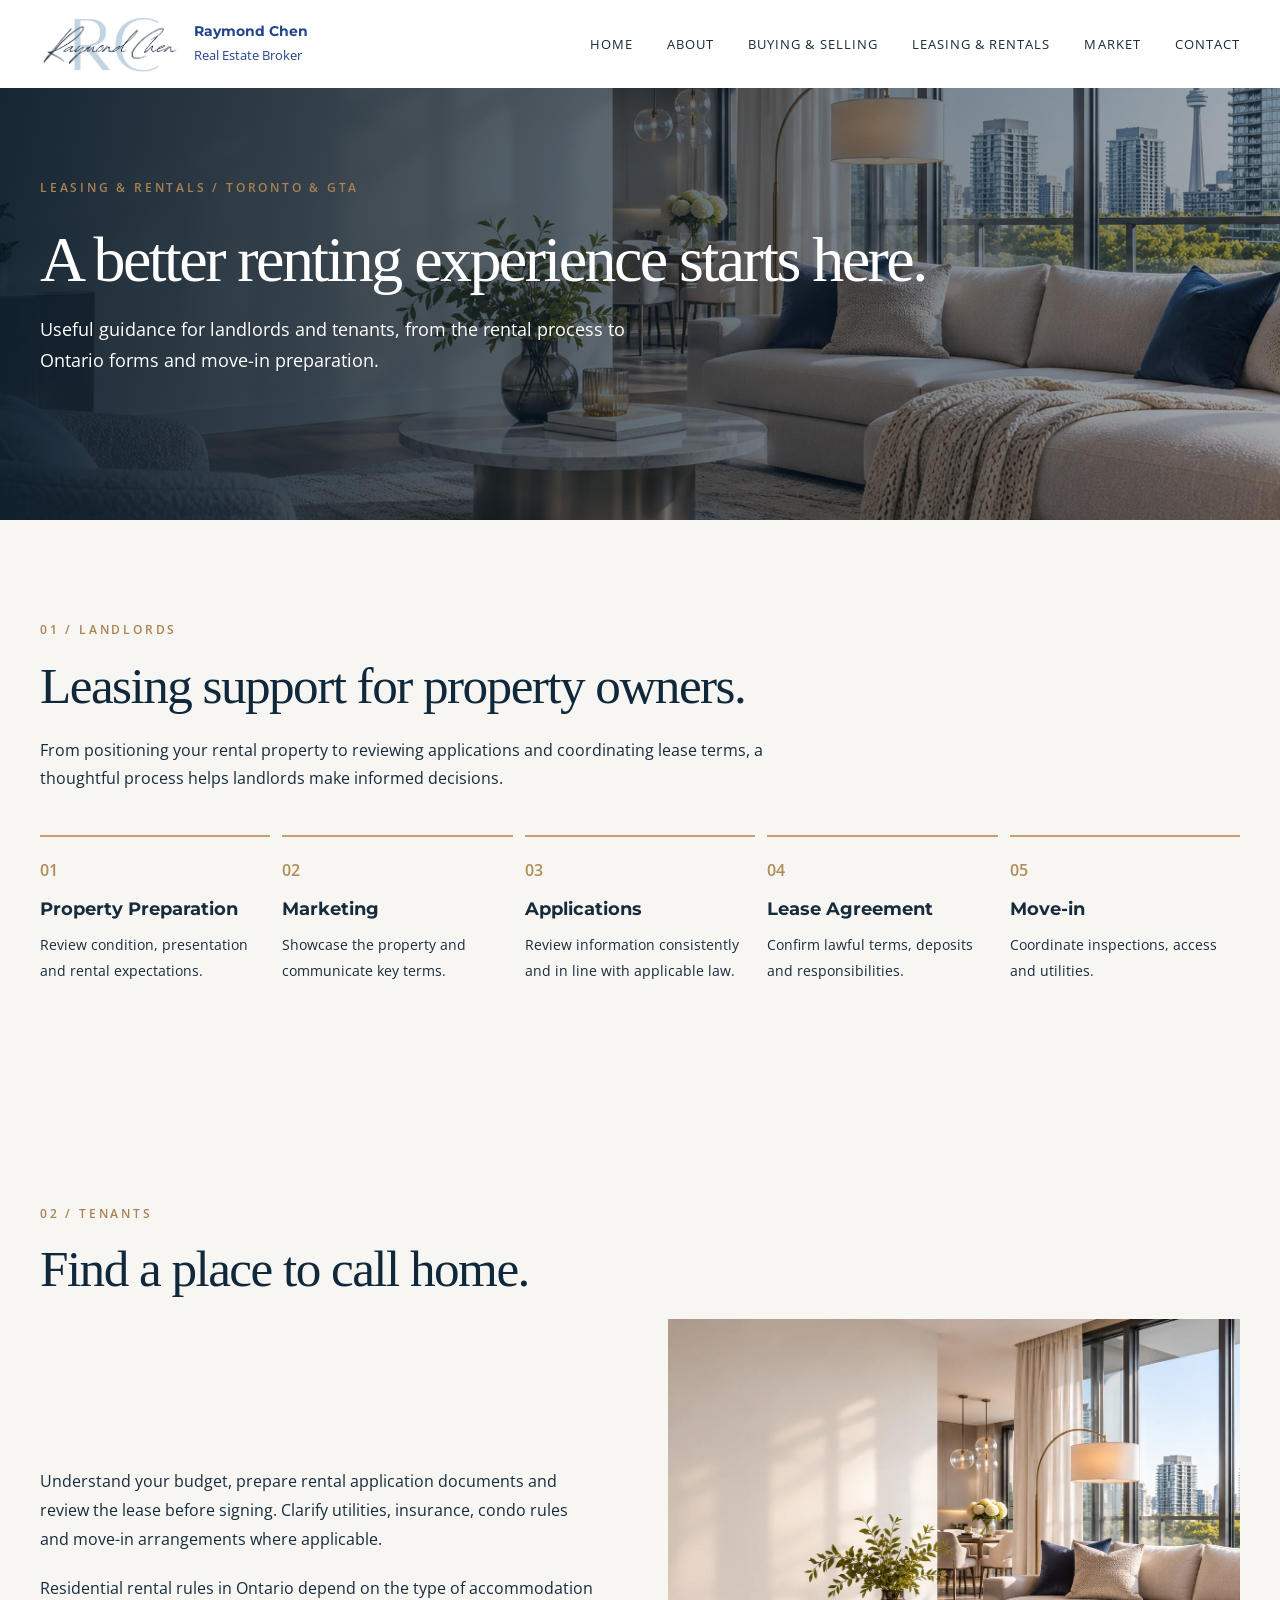
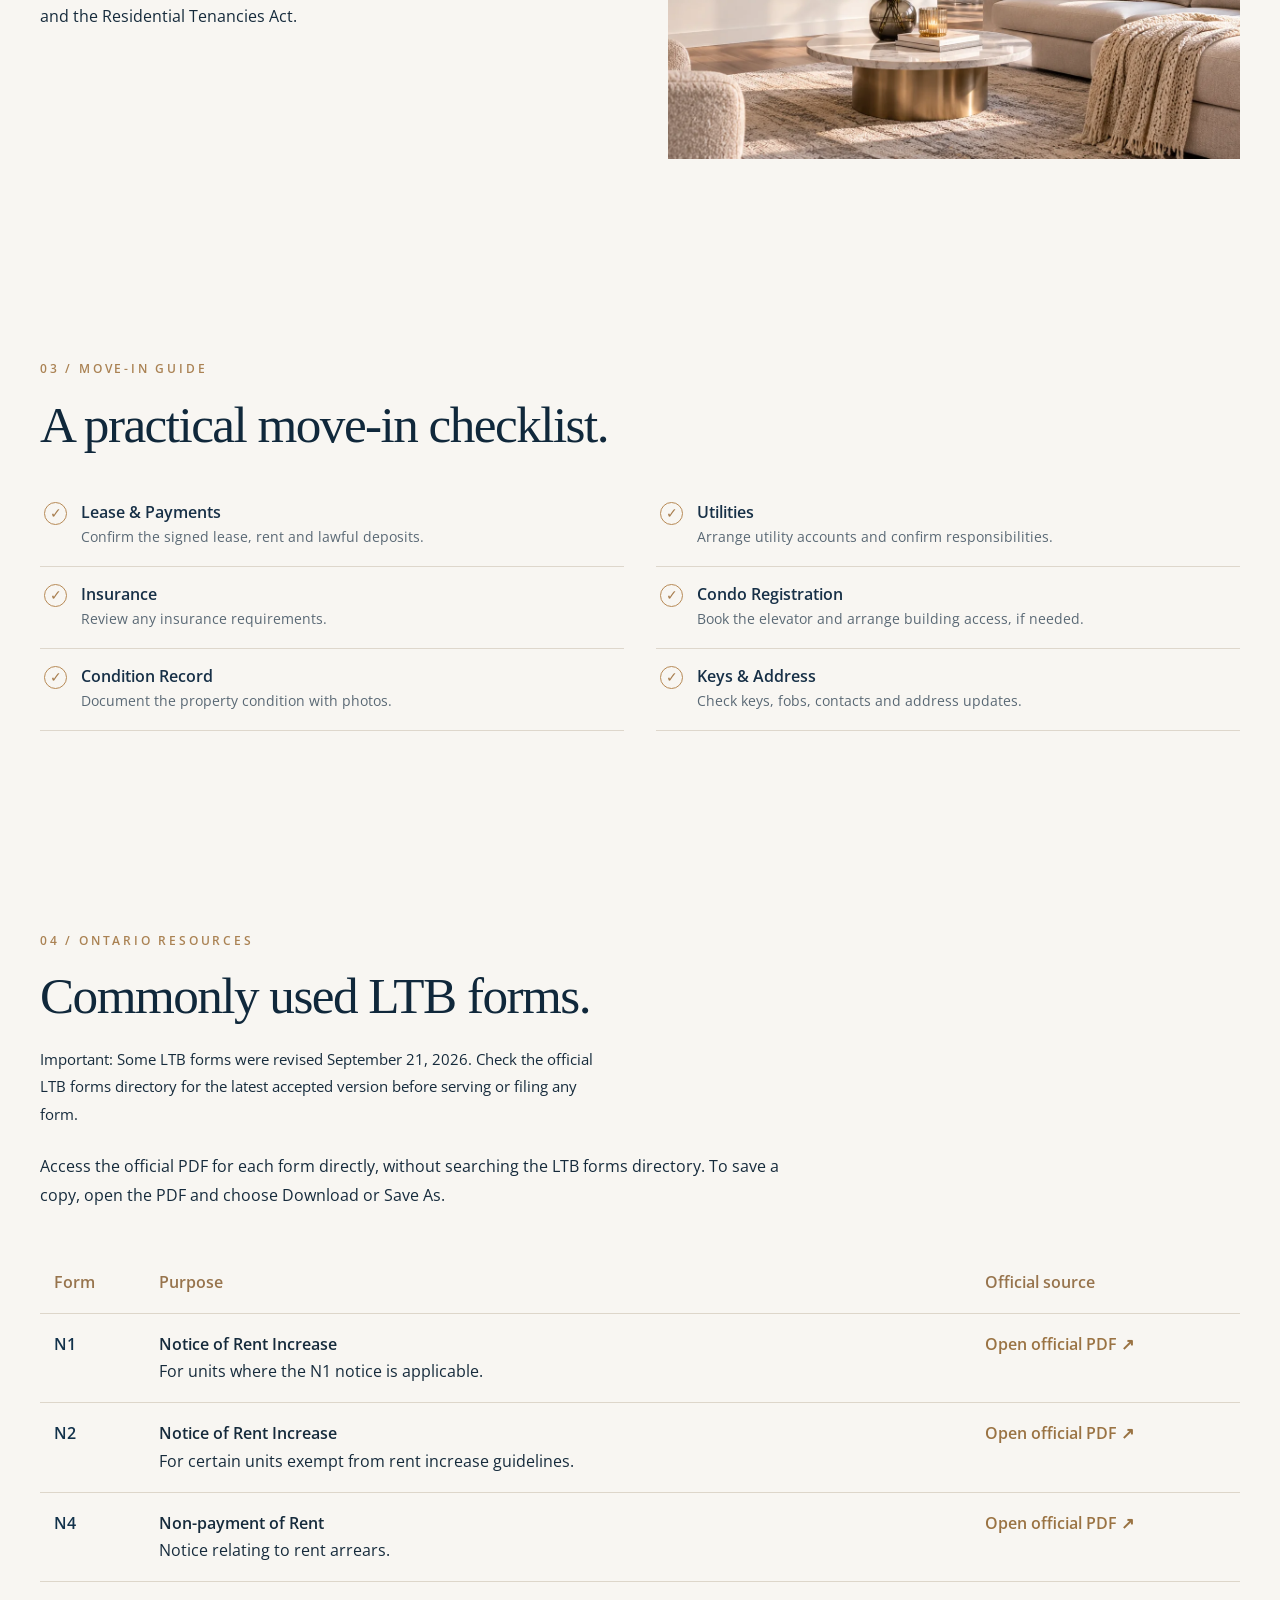
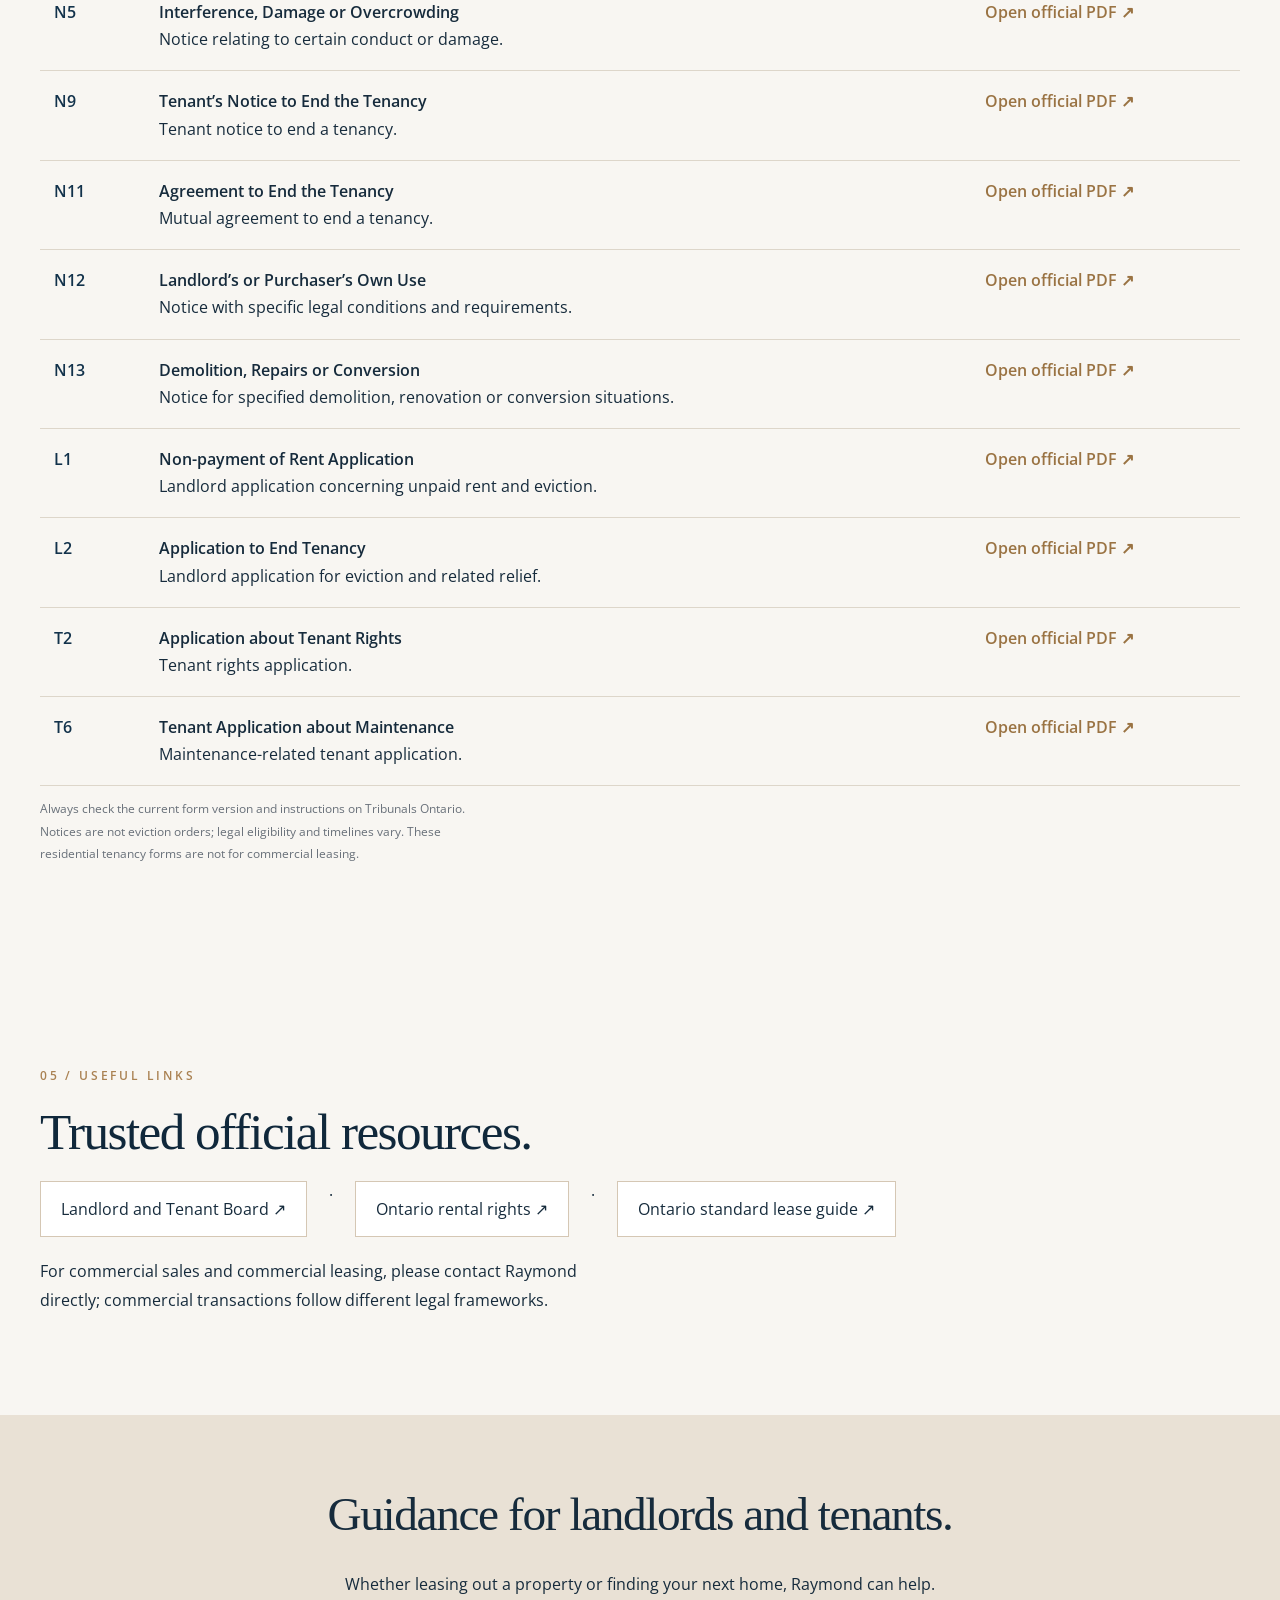
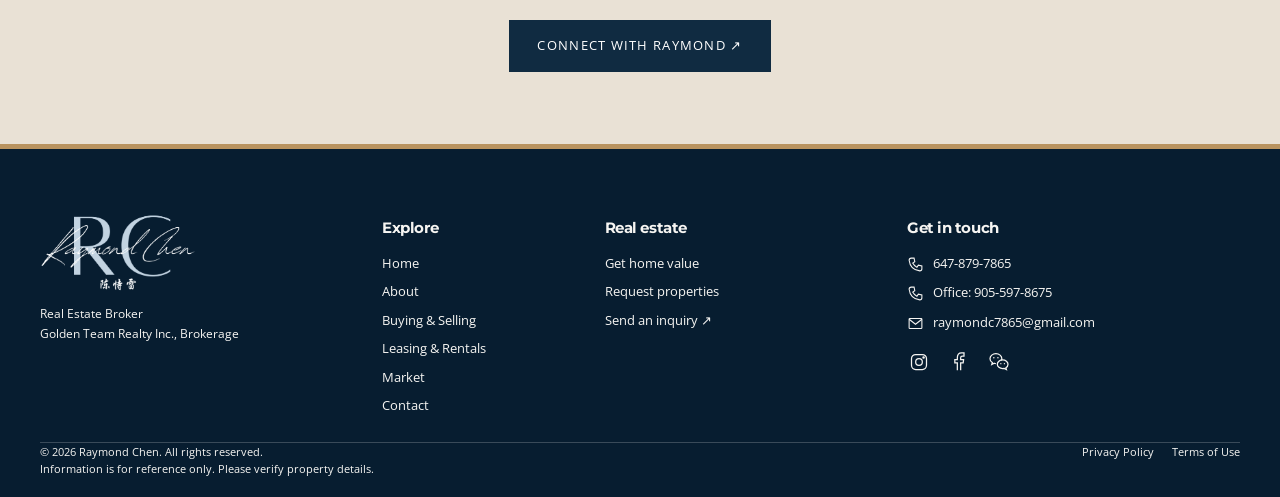
<file: leasing/index.html>
<!DOCTYPE html>

<html lang="en-CA"><head><meta charset="utf-8"/><meta content="width=device-width,initial-scale=1" name="viewport"/><title>Leasing &amp; Rentals in Toronto | Raymond Chen</title><meta content="Guidance for landlords and tenants in Toronto and the GTA, including leasing steps, a move-in checklist and Ontario rental resources." name="description"/><link href="../brand.png" rel="icon"/><link href="../fonts.css" rel="stylesheet"/><link href="../site.css" rel="stylesheet"/><link href="../revision.css" rel="stylesheet"/><link href="../luxury-redesign.css" rel="stylesheet"/><link href="../v3-refined.css" rel="stylesheet"/><link href="../editorial.css" rel="stylesheet"/><link href="../v5.css" rel="stylesheet"/><link href="../v6.css" rel="stylesheet"/><link href="../v7.css" rel="stylesheet"/><link href="../leasing-fix.css" rel="stylesheet"/><link href="../v9-fixes.css" rel="stylesheet"/><link href="https://raymondchen.ca/leasing/" rel="canonical"/><meta content="https://raymondchen.ca/leasing/" property="og:url"/><meta content="https://raymondchen.ca/assets/editorial-hero.webp" property="og:image"/><link href="../v13-mobile.css" rel="stylesheet"/><meta content="website" property="og:type"/><meta content="Leasing &amp; Rentals in Toronto | Raymond Chen" property="og:title"/><meta content="Guidance for landlords and tenants in Toronto and the GTA, including leasing steps, a move-in checklist and Ontario rental resources." property="og:description"/><meta content="summary_large_image" name="twitter:card"/><meta content="Leasing &amp; Rentals in Toronto | Raymond Chen" name="twitter:title"/><meta content="Guidance for landlords and tenants in Toronto and the GTA, including leasing steps, a move-in checklist and Ontario rental resources." name="twitter:description"/><meta content="https://raymondchen.ca/assets/editorial-hero.webp" name="twitter:image"/><meta content="index, follow" name="robots"/></head><body><a class="skip-link" href="#main-content">Skip to content</a><header class="site-header"><div class="header-inner container"><a aria-label="Raymond Chen Home" class="site-logo" href="/"><img alt="Raymond Chen" class="logo-dark" height="58" src="../brand.png" width="140"/><img alt="Raymond Chen" class="logo-light" height="70" src="../assets/logo-white.webp" width="160"/><span class="logo-name">Raymond Chen<small>Real Estate Broker</small></span></a><button aria-controls="site-nav" aria-expanded="false" aria-label="Open navigation" class="nav-toggle"><svg viewbox="0 0 24 24"><path d="M3 6h18M3 12h18M3 18h18"></path></svg></button><nav aria-label="Main navigation" class="site-nav" id="site-nav"><a href="/">Home</a><a href="/about/">About</a><a href="/buy-sell/">Buying &amp; Selling</a><a href="/leasing/">Leasing &amp; Rentals</a><a href="/market/">Market</a><a href="/contact/">Contact</a></nav></div></header><main id="main-content"><section class="editorial-page-hero" style="background-image:url(../assets/editorial-lease.webp)"><div class="container"><div class="editorial-eyebrow">LEASING &amp; RENTALS / TORONTO &amp; GTA</div><h1>A better renting experience starts here.</h1><p>Useful guidance for landlords and tenants, from the rental process to Ontario forms and move-in preparation.</p></div></section><section class="editorial-section"><div class="container"><div class="editorial-eyebrow">01 / LANDLORDS</div><h2>Leasing support for property owners.</h2><p class="editorial-intro">From positioning your rental property to reviewing applications and coordinating lease terms, a thoughtful process helps landlords make informed decisions.</p><div class="editorial-steps"><div class="editorial-step"><b>01</b><h3>Property Preparation</h3><p>Review condition, presentation and rental expectations.</p></div><div class="editorial-step"><b>02</b><h3>Marketing</h3><p>Showcase the property and communicate key terms.</p></div><div class="editorial-step"><b>03</b><h3>Applications</h3><p>Review information consistently and in line with applicable law.</p></div><div class="editorial-step"><b>04</b><h3>Lease Agreement</h3><p>Confirm lawful terms, deposits and responsibilities.</p></div><div class="editorial-step"><b>05</b><h3>Move-in</h3><p>Coordinate inspections, access and utilities.</p></div></div></div></section><section class="editorial-section"><div class="container"><div class="editorial-eyebrow">02 / TENANTS</div><h2>Find a place to call home.</h2><div class="editorial-split"><div><p>Understand your budget, prepare rental application documents and review the lease before signing. Clarify utilities, insurance, condo rules and move-in arrangements where applicable.</p><p>Residential rental rules in Ontario depend on the type of accommodation and the Residential Tenancies Act.</p></div><img alt="Bright Toronto condominium interior" loading="lazy" src="../assets/editorial-lease.webp"/></div></div></section><section class="editorial-section"><div class="container"><div class="editorial-eyebrow">03 / MOVE-IN GUIDE</div><h2>A practical move-in checklist.</h2><div aria-label="Move-in preparation list" class="move-in-checklist"><div class="move-in-item"><span aria-hidden="true" class="static-tick">✓</span><span><strong>Lease &amp; Payments</strong><small>Confirm the signed lease, rent and lawful deposits.</small></span></div><div class="move-in-item"><span aria-hidden="true" class="static-tick">✓</span><span><strong>Utilities</strong><small>Arrange utility accounts and confirm responsibilities.</small></span></div><div class="move-in-item"><span aria-hidden="true" class="static-tick">✓</span><span><strong>Insurance</strong><small>Review any insurance requirements.</small></span></div><div class="move-in-item"><span aria-hidden="true" class="static-tick">✓</span><span><strong>Condo Registration</strong><small>Book the elevator and arrange building access, if needed.</small></span></div><div class="move-in-item"><span aria-hidden="true" class="static-tick">✓</span><span><strong>Condition Record</strong><small>Document the property condition with photos.</small></span></div><div class="move-in-item"><span aria-hidden="true" class="static-tick">✓</span><span><strong>Keys &amp; Address</strong><small>Check keys, fobs, contacts and address updates.</small></span></div></div></div></section><section class="editorial-section"><div class="container"><div class="editorial-eyebrow">04 / ONTARIO RESOURCES</div><h2>Commonly used LTB forms.</h2><p class="ltb-update-note">Important: Some LTB forms were revised September 21, 2026. Check the <a href="https://tribunalsontario.ca/ltb/forms-filing-and-fees/" rel="noopener noreferrer" target="_blank">official LTB forms directory</a> for the latest accepted version before serving or filing any form.</p><p class="editorial-intro">Access the official PDF for each form directly, without searching the LTB forms directory. To save a copy, open the PDF and choose Download or Save As.</p><table class="editorial-table resource-table"><thead><tr><th>Form</th><th>Purpose</th><th>Official source</th></tr></thead><tbody><tr><td>N1</td><td><strong>Notice of Rent Increase</strong><br/>For units where the N1 notice is applicable.</td><td><a href="https://tribunalsontario.ca/documents/ltb/Notices%20of%20Rent%20Increase%20%26%20Instructions/N1.pdf" rel="noopener" target="_blank" title="Official PDF — use Save As to download">Open official PDF ↗</a></td></tr><tr><td>N2</td><td><strong>Notice of Rent Increase</strong><br/>For certain units exempt from rent increase guidelines.</td><td><a href="https://tribunalsontario.ca/documents/ltb/Notices%20of%20Rent%20Increase%20%26%20Instructions/N2.pdf" rel="noopener" target="_blank" title="Official PDF — use Save As to download">Open official PDF ↗</a></td></tr><tr><td>N4</td><td><strong>Non-payment of Rent</strong><br/>Notice relating to rent arrears.</td><td><a href="https://tribunalsontario.ca/documents/ltb/Notices%20of%20Termination%20%26%20Instructions/N4.pdf" rel="noopener" target="_blank" title="Official PDF — use Save As to download">Open official PDF ↗</a></td></tr><tr><td>N5</td><td><strong>Interference, Damage or Overcrowding</strong><br/>Notice relating to certain conduct or damage.</td><td><a href="https://tribunalsontario.ca/documents/ltb/Notices%20of%20Termination%20%26%20Instructions/N5.pdf" rel="noopener" target="_blank" title="Official PDF — use Save As to download">Open official PDF ↗</a></td></tr><tr><td>N9</td><td><strong>Tenant’s Notice to End the Tenancy</strong><br/>Tenant notice to end a tenancy.</td><td><a href="https://tribunalsontario.ca/documents/ltb/Notices%20of%20Termination%20%26%20Instructions/N9.pdf" rel="noopener" target="_blank" title="Official PDF — use Save As to download">Open official PDF ↗</a></td></tr><tr><td>N11</td><td><strong>Agreement to End the Tenancy</strong><br/>Mutual agreement to end a tenancy.</td><td><a href="https://tribunalsontario.ca/documents/ltb/Notices%20of%20Termination%20%26%20Instructions/N11.pdf" rel="noopener" target="_blank" title="Official PDF — use Save As to download">Open official PDF ↗</a></td></tr><tr><td>N12</td><td><strong>Landlord’s or Purchaser’s Own Use</strong><br/>Notice with specific legal conditions and requirements.</td><td><a href="https://tribunalsontario.ca/documents/ltb/Notices%20of%20Termination%20%26%20Instructions/N12.pdf" rel="noopener" target="_blank" title="Official PDF — use Save As to download">Open official PDF ↗</a></td></tr><tr><td>N13</td><td><strong>Demolition, Repairs or Conversion</strong><br/>Notice for specified demolition, renovation or conversion situations.</td><td><a href="https://tribunalsontario.ca/documents/ltb/Notices%20of%20Termination%20%26%20Instructions/N13.pdf" rel="noopener" target="_blank" title="Official PDF — use Save As to download">Open official PDF ↗</a></td></tr><tr><td>L1</td><td><strong>Non-payment of Rent Application</strong><br/>Landlord application concerning unpaid rent and eviction.</td><td><a href="https://tribunalsontario.ca/documents/ltb/Landlord%20Applications%20%26%20Instructions/L1.pdf" rel="noopener" target="_blank" title="Official PDF — use Save As to download">Open official PDF ↗</a></td></tr><tr><td>L2</td><td><strong>Application to End Tenancy</strong><br/>Landlord application for eviction and related relief.</td><td><a href="https://tribunalsontario.ca/documents/ltb/Landlord%20Applications%20%26%20Instructions/L2.pdf" rel="noopener" target="_blank" title="Official PDF — use Save As to download">Open official PDF ↗</a></td></tr><tr><td>T2</td><td><strong>Application about Tenant Rights</strong><br/>Tenant rights application.</td><td><a href="https://tribunalsontario.ca/documents/ltb/Tenant%20Applications%20%26%20Instructions/T2.pdf" rel="noopener" target="_blank" title="Official PDF — use Save As to download">Open official PDF ↗</a></td></tr><tr><td>T6</td><td><strong>Tenant Application about Maintenance</strong><br/>Maintenance-related tenant application.</td><td><a href="https://tribunalsontario.ca/documents/ltb/Tenant%20Applications%20%26%20Instructions/T6.pdf" rel="noopener" target="_blank" title="Official PDF — use Save As to download">Open official PDF ↗</a></td></tr></tbody></table><p class="calc-note">Always check the current form version and instructions on Tribunals Ontario. Notices are not eviction orders; legal eligibility and timelines vary. These residential tenancy forms are not for commercial leasing.</p></div></section><section class="editorial-section"><div class="container"><div class="editorial-eyebrow">05 / USEFUL LINKS</div><h2>Trusted official resources.</h2><p class="v5-official-links"><a href="https://tribunalsontario.ca/ltb/" rel="noopener" target="_blank">Landlord and Tenant Board ↗</a>   ·   <a href="https://www.ontario.ca/page/renting-ontario-your-rights" rel="noopener" target="_blank">Ontario rental rights ↗</a>   ·   <a href="https://www.ontario.ca/page/guide-ontarios-standard-lease" rel="noopener" target="_blank">Ontario standard lease guide ↗</a></p><p>For commercial sales and commercial leasing, please contact Raymond directly; commercial transactions follow different legal frameworks.</p></div></section><section class="editorial-cta"><div class="container"><h2>Guidance for landlords and tenants.</h2><p>Whether leasing out a property or finding your next home, Raymond can help.</p><a href="/contact/#inquiry-form">Connect with Raymond ↗</a></div></section></main><footer class="site-footer" id="contact-footer" tabindex="-1"><div class="container"><div class="footer-grid compact-footer"><div class="footer-identity"><a aria-label="Raymond Chen Home" class="footer-logo-link" href="/"><svg aria-label="Raymond Chen — 陈恃雷" class="footer-logo" height="110" role="img" viewbox="454 1226 3639 1816" width="220"><image height="4724" href="../assets/footer-logo.png" width="4724"/></svg></a><p>Real Estate Broker<br/>Golden Team Realty Inc., Brokerage</p></div><div><h2>Explore</h2><div class="footer-links"><a href="/">Home</a><a href="/about/">About</a><a href="/buy-sell/">Buying &amp; Selling</a><a href="/leasing/">Leasing &amp; Rentals</a><a href="/market/">Market</a><a href="/contact/">Contact</a></div></div><div><h2>Real estate</h2><div class="footer-links"><a href="/contact/#inquiry-form" rel="noopener" target="_blank">Get home value</a><a href="/contact/#inquiry-form" rel="noopener" target="_blank">Request properties</a><a href="/contact/#inquiry-form">Send an inquiry ↗</a></div></div><div><h2>Get in touch</h2><div class="footer-contact"><a href="tel:+16478797865"><svg aria-hidden="true" viewbox="0 0 24 24"><path d="M6 3h4l1 5-3 2a15 15 0 0 0 6 6l2-3 5 1v4a3 3 0 0 1-3 3C9 20 4 15 3 6a3 3 0 0 1 3-3Z"></path></svg><span>647-879-7865</span></a><a href="tel:+19055978675"><svg aria-hidden="true" viewbox="0 0 24 24"><path d="M6 3h4l1 5-3 2a15 15 0 0 0 6 6l2-3 5 1v4a3 3 0 0 1-3 3C9 20 4 15 3 6a3 3 0 0 1 3-3Z"></path></svg><span>Office: 905-597-8675</span></a><a href="mailto:raymondc7865@gmail.com"><svg aria-hidden="true" viewbox="0 0 24 24"><rect height="14" rx="1" width="18" x="3" y="5"></rect><path d="m3 6 9 7 9-7"></path></svg><span>raymondc7865@gmail.com</span></a></div><div class="footer-socials"><a aria-label="Instagram" href="https://instagram.com/raymondccchen" rel="noopener noreferrer" target="_blank"><svg aria-hidden="true" viewbox="0 0 24 24"><rect height="18" rx="5" width="18" x="3" y="3"></rect><circle cx="12" cy="12" r="4"></circle><circle cx="17.5" cy="6.5" r=".8"></circle></svg></a><a aria-label="Facebook" href="https://facebook.com/raymond.chen.73345" rel="noopener noreferrer" target="_blank"><svg aria-hidden="true" viewbox="0 0 24 24"><path d="M14 22v-9h3l.5-4H14V7c0-1 .5-2 2-2h2V1h-3c-4 0-5 2-5 6v2H7v4h3v9"></path></svg></a><a aria-label="WeChat" href="https://raymondchen.ca/wechat" rel="noopener noreferrer" target="_blank"><svg aria-hidden="true" class="wechat-icon" viewbox="0 0 24 24"><path d="M14.9 10.3c.3-.7.5-1.5.5-2.3C15.4 4.7 12.2 2 8.3 2S1.2 4.7 1.2 8c0 1.9 1.1 3.6 2.8 4.7L3.3 15l3-1.5c.7.2 1.3.3 2 .3"></path><path d="M22.8 14.7c0-2.9-2.9-5.2-6.4-5.2S10 11.8 10 14.7s2.9 5.2 6.4 5.2c.6 0 1.2-.1 1.8-.2l2.7 1.3-.6-2c1.5-1 2.5-2.5 2.5-4.3Z"></path><g fill="currentColor" stroke="none"><circle cx="5.8" cy="7" r=".9"></circle><circle cx="10.7" cy="7" r=".9"></circle><circle cx="14.2" cy="14" r=".8"></circle><circle cx="18.5" cy="14" r=".8"></circle></g></svg></a></div></div></div><div class="footer-base"><p>© 2026 Raymond Chen. All rights reserved.<br/>Information is for reference only. Please verify property details.</p><div><a href="/privacy/">Privacy Policy</a><a href="/terms/">Terms of Use</a></div></div></div></footer><script src="../site.js"></script></body></html>
</file>
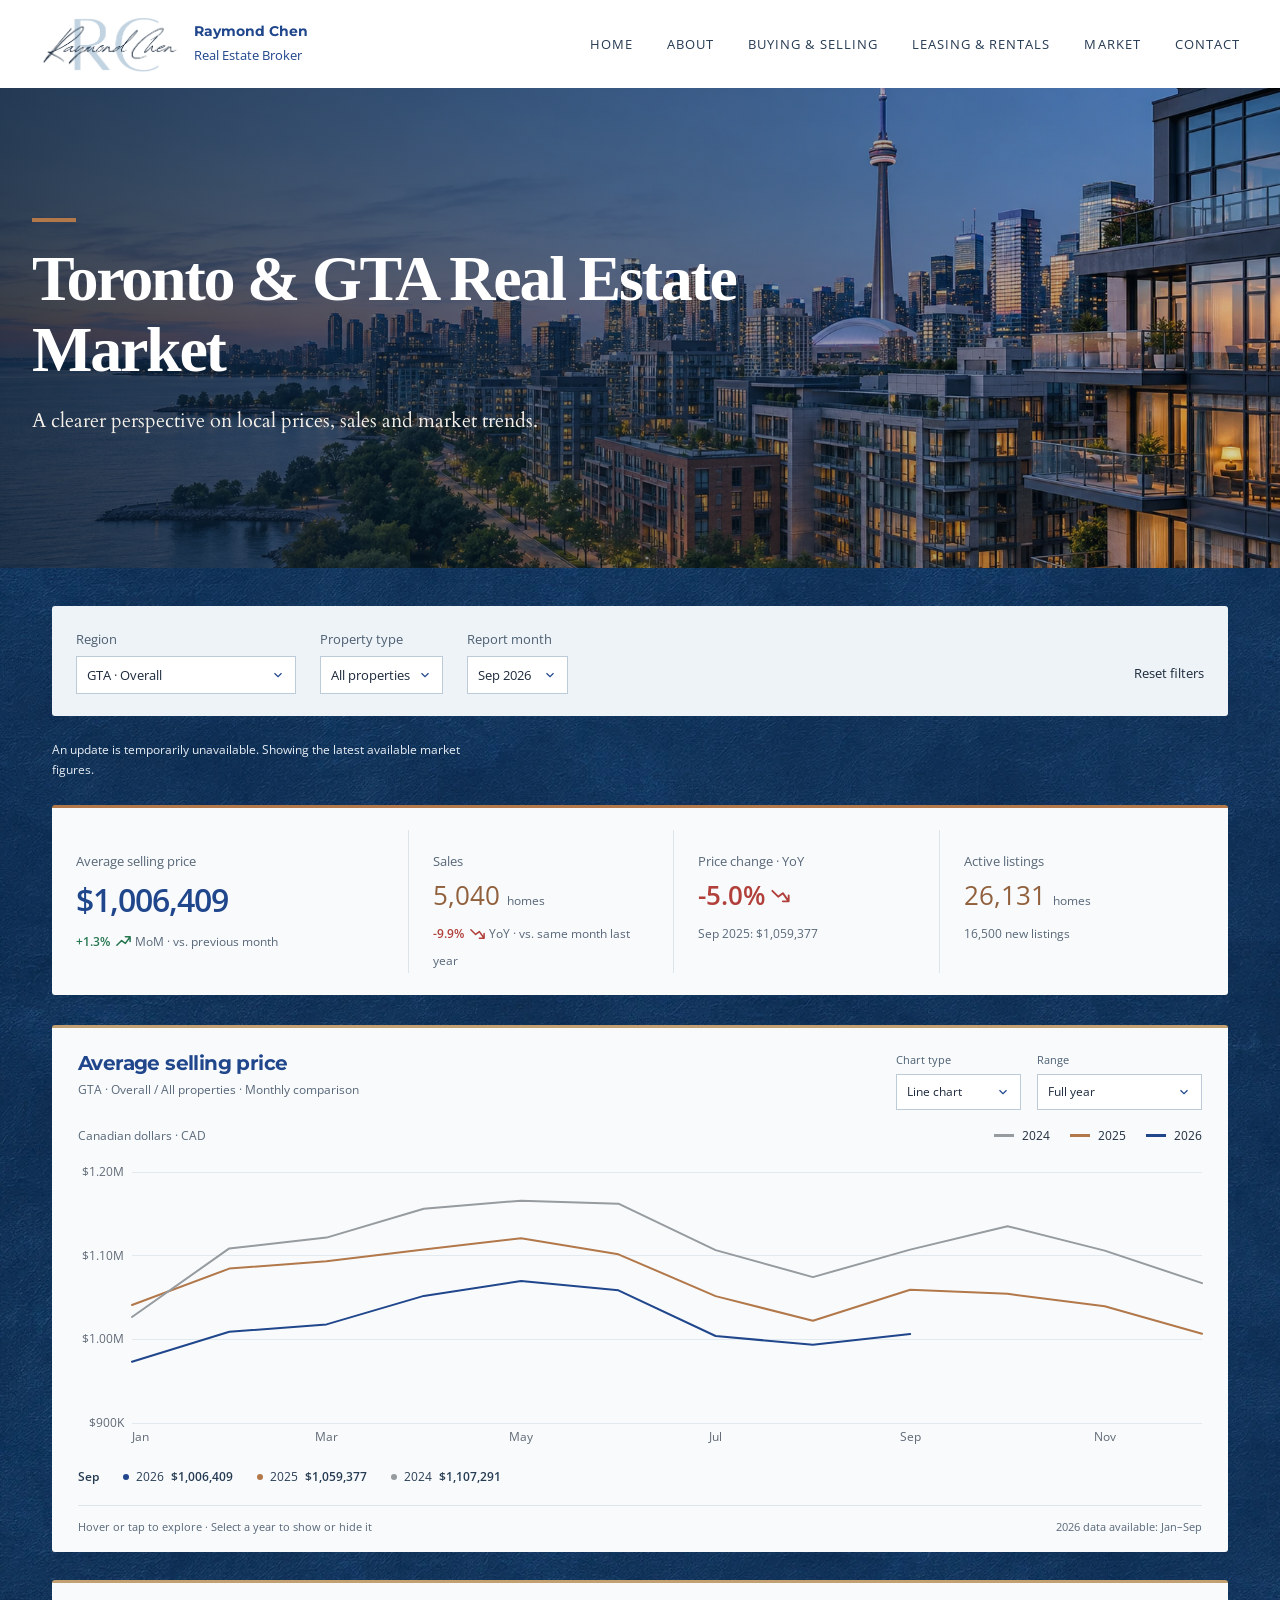
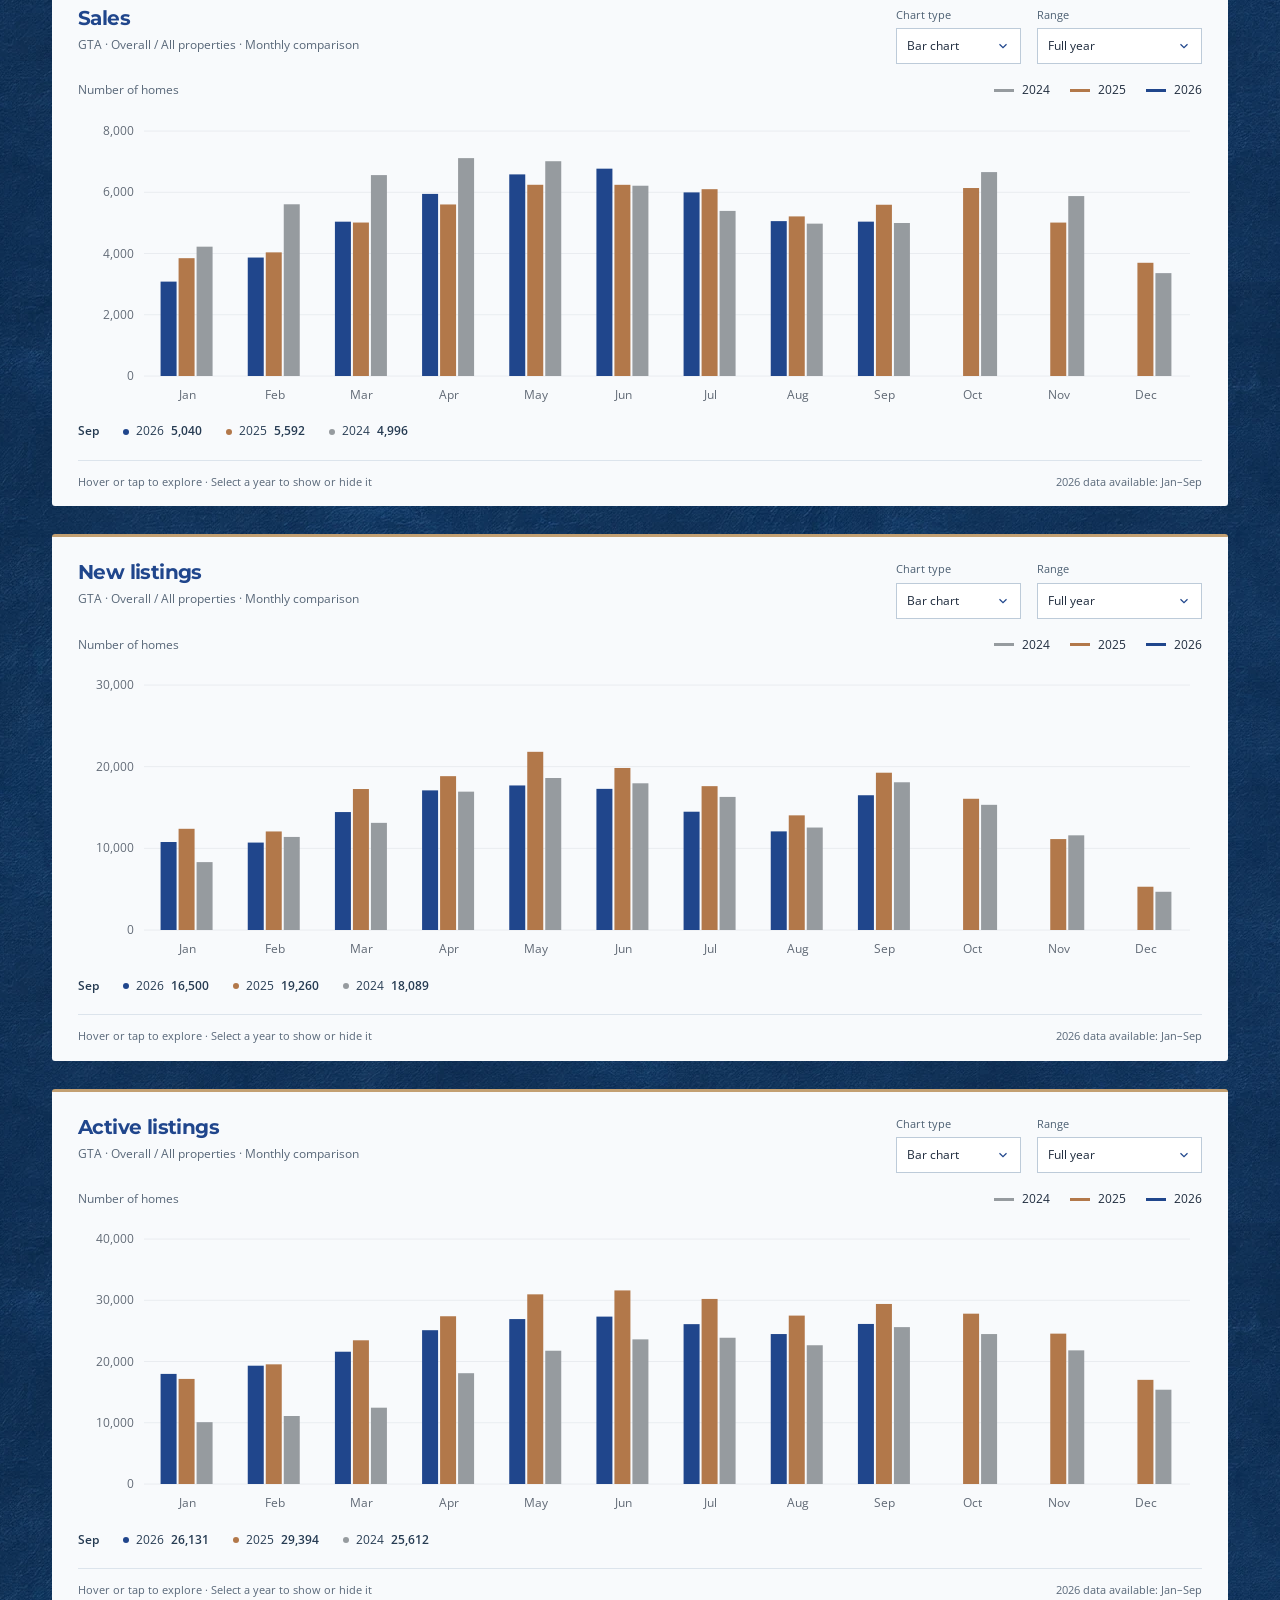
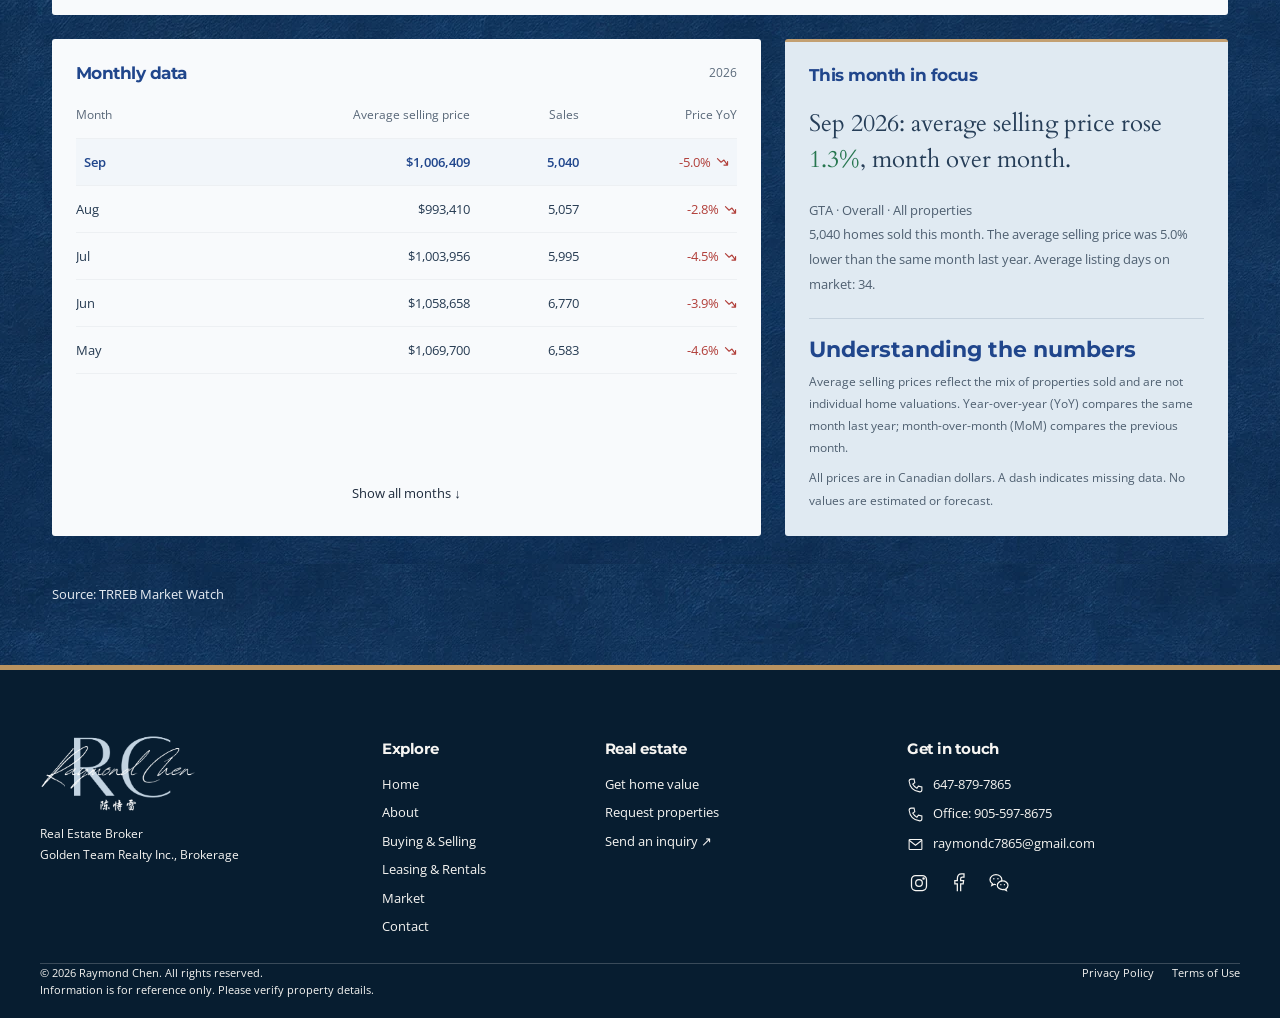
<file: market/index.html>
<!DOCTYPE html>

<html lang="en-CA"><head><meta charset="utf-8"/><meta content="width=device-width,initial-scale=1" name="viewport"/><title>Toronto &amp; GTA Real Estate Market | Raymond Chen</title><meta content="Explore Toronto and GTA housing market trends, average selling prices, sales and listings with Raymond Chen." name="description"/><link href="brand.png" rel="icon"/><link href="fonts.css" rel="stylesheet"/><link href="style.css?v=2" rel="stylesheet"/><link href="../site.css?v=2" rel="stylesheet"/><link href="../market-theme.css?v=5" rel="stylesheet"/><meta content="Toronto &amp; GTA Real Estate Market | Raymond Chen" property="og:title"/><meta content="Explore Toronto and GTA housing market trends, average selling prices, sales and listings with Raymond Chen." property="og:description"/><script type="application/ld+json">{"@context": "https://schema.org", "@type": "WebPage", "name": "Toronto and GTA Market Data", "url": "https://raymondchen.ca/", "@id": "https://raymondchen.ca/#agent", "image": "https://raymondchen.ca/assets/raymond-portrait.jpg"}</script><link href="../revision.css?v=8" rel="stylesheet"/><link href="../luxury-redesign.css?v=1" rel="stylesheet"/><link href="../v3-refined.css?v=3" rel="stylesheet"/><link href="../editorial.css" rel="stylesheet"/><link href="../v5.css" rel="stylesheet"/><link href="../v6.css" rel="stylesheet"/><link href="../v9-fixes.css" rel="stylesheet"/><link href="../v10-native.css?v=10" rel="stylesheet"/><style id="market-hero-v12-fix">/* Standalone Market hero: does not depend on patch CSS files. */
html body section.page-hero.market-hero {
  display:flex!important; align-items:center!important; position:relative!important;
  width:100%!important; max-width:none!important; box-sizing:border-box!important;
  height:480px!important; min-height:480px!important; max-height:480px!important;
  padding:0!important; margin:0!important; overflow:hidden!important;
  background-image:linear-gradient(90deg,rgba(7,27,47,.80) 0%,rgba(7,27,47,.45) 55%,rgba(7,27,47,.14) 100%),url('../assets/market-hero.webp')!important;
  background-size:cover!important; background-position:center 52%!important; background-repeat:no-repeat!important;
  isolation:auto!important;
}
html body section.page-hero.market-hero .page-hero-copy {
  position:relative!important; z-index:2!important; width:100%!important;
  max-width:1280px!important; margin:0 auto!important; padding:32px!important;
  box-sizing:border-box!important; transform:none!important;
}
html body section.page-hero.market-hero h1 {
  color:#fff!important; font-family:Georgia,serif!important;
  font-size:clamp(2.8rem,5vw,4.8rem)!important; line-height:1.1!important;
  max-width:850px!important; margin:0 0 20px!important;
}
html body section.page-hero.market-hero p {
  color:#f5f0e9!important; max-width:700px!important;
  font-size:clamp(1rem,1.6vw,1.3rem)!important; line-height:1.6!important; margin:0!important;
}
@media(max-width:760px){
  html body section.page-hero.market-hero{height:390px!important;min-height:390px!important;max-height:390px!important;background-position:55% center!important}
  html body section.page-hero.market-hero .page-hero-copy{padding:24px!important}
}</style><link href="https://raymondchen.ca/market/" rel="canonical"/><meta content="https://raymondchen.ca/market/" property="og:url"/><meta content="https://raymondchen.ca/assets/editorial-hero.webp" property="og:image"/><link href="../v13-mobile.css" rel="stylesheet"/><meta content="website" property="og:type"/><meta content="summary_large_image" name="twitter:card"/><meta content="Toronto &amp; GTA Real Estate Market | Raymond Chen" name="twitter:title"/><meta content="Explore Toronto and GTA housing market trends, average selling prices, sales and listings with Raymond Chen." name="twitter:description"/><meta content="https://raymondchen.ca/assets/editorial-hero.webp" name="twitter:image"/><meta content="index, follow" name="robots"/></head>
<body class="market-page">
<a class="skip-link" href="#main-content">Skip to content</a><header class="site-header"><div class="header-inner container"><a aria-label="Raymond Chen Home" class="site-logo" href="/"><img alt="Raymond Chen" class="logo-dark" height="58" src="../brand.png" width="140"/><img alt="Raymond Chen" class="logo-light" height="70" src="../assets/logo-white.webp" width="160"/><span class="logo-name">Raymond Chen<small>Real Estate Broker</small></span></a><button aria-controls="site-nav" aria-expanded="false" aria-label="Open navigation" class="nav-toggle"><svg viewbox="0 0 24 24"><path d="M3 6h18M3 12h18M3 18h18"></path></svg></button><nav aria-label="Main navigation" class="site-nav" id="site-nav"><a href="/">Home</a><a href="/about/">About</a><a href="/buy-sell/">Buying &amp; Selling</a><a href="/leasing/">Leasing &amp; Rentals</a><a href="/market/">Market</a><a href="/contact/">Contact</a></nav></div></header>
<main class="market-main" id="main-content">
<section aria-labelledby="page-title" class="page-hero market-hero"><div class="container page-hero-copy"><h1 id="page-title">Toronto &amp; GTA Real Estate Market</h1><p>A clearer perspective on local prices, sales and market trends.</p></div></section><div class="market-content">
<div class="filters"><label>Region<select id="region"></select></label><label>Property type<select id="property"></select></label><label>Report month<select id="period"></select></label><button class="plain" id="reset">Reset filters</button></div>
<p class="market-notice" hidden="" id="market-notice" role="status"></p>
<section aria-label="Monthly market overview" class="kpis" id="kpis"></section>
<div class="market-charts"><section aria-labelledby="price-title" class="chart-panel metric-panel" data-chart-metric="price"><div class="panel-top"><div><h2 id="price-title">Average selling price</h2><p class="chart-subtitle sub"></p></div><div class="chart-tools"><label class="view-control">Chart type<select aria-label="Average selling price chart type" class="chart-kind"><option selected="" value="line">Line chart</option><option value="bar">Bar chart</option></select></label><label class="range-control">Range<select aria-label="Average selling price date range" class="chart-range"><option value="12">Full year</option><option value="ytd">Year to date</option><option value="6">Last 6 months in year</option></select></label></div></div><div class="legend-row"><span class="chart-unit"></span><div aria-label="Visible years for Average selling price" class="years"></div></div><div aria-label="Average selling price trends. Hover, tap or use the left and right arrow keys to explore monthly values." class="chart" tabindex="0"></div><div aria-live="polite" class="chart-detail"></div><div class="chart-caption"><span>Hover or tap to explore · Select a year to show or hide it</span><span class="chart-coverage"></span></div></section><section aria-labelledby="sales-title" class="chart-panel metric-panel" data-chart-metric="sales"><div class="panel-top"><div><h2 id="sales-title">Sales</h2><p class="chart-subtitle sub"></p></div><div class="chart-tools"><label class="view-control">Chart type<select aria-label="Sales chart type" class="chart-kind"><option value="line">Line chart</option><option selected="" value="bar">Bar chart</option></select></label><label class="range-control">Range<select aria-label="Sales date range" class="chart-range"><option value="12">Full year</option><option value="ytd">Year to date</option><option value="6">Last 6 months in year</option></select></label></div></div><div class="legend-row"><span class="chart-unit"></span><div aria-label="Visible years for Sales" class="years"></div></div><div aria-label="Sales trends. Hover, tap or use the left and right arrow keys to explore monthly values." class="chart" tabindex="0"></div><div aria-live="polite" class="chart-detail"></div><div class="chart-caption"><span>Hover or tap to explore · Select a year to show or hide it</span><span class="chart-coverage"></span></div></section><section aria-labelledby="newListings-title" class="chart-panel metric-panel" data-chart-metric="newListings"><div class="panel-top"><div><h2 id="newListings-title">New listings</h2><p class="chart-subtitle sub"></p></div><div class="chart-tools"><label class="view-control">Chart type<select aria-label="New listings chart type" class="chart-kind"><option value="line">Line chart</option><option selected="" value="bar">Bar chart</option></select></label><label class="range-control">Range<select aria-label="New listings date range" class="chart-range"><option value="12">Full year</option><option value="ytd">Year to date</option><option value="6">Last 6 months in year</option></select></label></div></div><div class="legend-row"><span class="chart-unit"></span><div aria-label="Visible years for New listings" class="years"></div></div><div aria-label="New listings trends. Hover, tap or use the left and right arrow keys to explore monthly values." class="chart" tabindex="0"></div><div aria-live="polite" class="chart-detail"></div><div class="chart-caption"><span>Hover or tap to explore · Select a year to show or hide it</span><span class="chart-coverage"></span></div></section><section aria-labelledby="activeListings-title" class="chart-panel metric-panel" data-chart-metric="activeListings"><div class="panel-top"><div><h2 id="activeListings-title">Active listings</h2><p class="chart-subtitle sub"></p></div><div class="chart-tools"><label class="view-control">Chart type<select aria-label="Active listings chart type" class="chart-kind"><option value="line">Line chart</option><option selected="" value="bar">Bar chart</option></select></label><label class="range-control">Range<select aria-label="Active listings date range" class="chart-range"><option value="12">Full year</option><option value="ytd">Year to date</option><option value="6">Last 6 months in year</option></select></label></div></div><div class="legend-row"><span class="chart-unit"></span><div aria-label="Visible years for Active listings" class="years"></div></div><div aria-label="Active listings trends. Hover, tap or use the left and right arrow keys to explore monthly values." class="chart" tabindex="0"></div><div aria-live="polite" class="chart-detail"></div><div class="chart-caption"><span>Hover or tap to explore · Select a year to show or hide it</span><span class="chart-coverage"></span></div></section></div>
<div class="lower-grid"><section class="data-section"><div class="section-top"><h2>Monthly data</h2><span class="sub" id="table-period"></span></div><div class="table-wrap"><table><thead><tr><th>Month</th><th>Average selling price</th><th>Sales</th><th>Price YoY</th></tr></thead><tbody id="table-body"></tbody></table></div><button class="plain full" id="expand">Show all months ↓</button></section><aside class="summary"><h2>This month in focus</h2><div id="insight"></div><div class="definition"><h3>Understanding the numbers</h3><p>Average selling prices reflect the mix of properties sold and are not individual home valuations. Year-over-year (YoY) compares the same month last year; month-over-month (MoM) compares the previous month.</p><p>All prices are in Canadian dollars. A dash indicates missing data. No values are estimated or forecast.</p></div></aside></div>
<p class="market-source sub">Source: TRREB Market Watch</p></div></main><footer class="site-footer" id="contact-footer" tabindex="-1"><div class="container"><div class="footer-grid compact-footer"><div class="footer-identity"><a aria-label="Raymond Chen Home" class="footer-logo-link" href="/"><svg aria-label="Raymond Chen — 陈恃雷" class="footer-logo" height="110" role="img" viewbox="454 1226 3639 1816" width="220"><image height="4724" href="../assets/footer-logo.png" width="4724"/></svg></a><p>Real Estate Broker<br/>Golden Team Realty Inc., Brokerage</p></div><div><h2>Explore</h2><div class="footer-links"><a href="/">Home</a><a href="/about/">About</a><a href="/buy-sell/">Buying &amp; Selling</a><a href="/leasing/">Leasing &amp; Rentals</a><a href="/market/">Market</a><a href="/contact/">Contact</a></div></div><div><h2>Real estate</h2><div class="footer-links"><a href="/contact/#inquiry-form" rel="noopener" target="_blank">Get home value</a><a href="/contact/#inquiry-form" rel="noopener" target="_blank">Request properties</a><a href="/contact/#inquiry-form">Send an inquiry ↗</a></div></div><div><h2>Get in touch</h2><div class="footer-contact"><a href="tel:+16478797865"><svg aria-hidden="true" viewbox="0 0 24 24"><path d="M6 3h4l1 5-3 2a15 15 0 0 0 6 6l2-3 5 1v4a3 3 0 0 1-3 3C9 20 4 15 3 6a3 3 0 0 1 3-3Z"></path></svg><span>647-879-7865</span></a><a href="tel:+19055978675"><svg aria-hidden="true" viewbox="0 0 24 24"><path d="M6 3h4l1 5-3 2a15 15 0 0 0 6 6l2-3 5 1v4a3 3 0 0 1-3 3C9 20 4 15 3 6a3 3 0 0 1 3-3Z"></path></svg><span>Office: 905-597-8675</span></a><a href="mailto:raymondc7865@gmail.com"><svg aria-hidden="true" viewbox="0 0 24 24"><rect height="14" rx="1" width="18" x="3" y="5"></rect><path d="m3 6 9 7 9-7"></path></svg><span>raymondc7865@gmail.com</span></a></div><div class="footer-socials"><a aria-label="Instagram" href="https://instagram.com/raymondccchen" rel="noopener noreferrer" target="_blank"><svg aria-hidden="true" viewbox="0 0 24 24"><rect height="18" rx="5" width="18" x="3" y="3"></rect><circle cx="12" cy="12" r="4"></circle><circle cx="17.5" cy="6.5" r=".8"></circle></svg></a><a aria-label="Facebook" href="https://facebook.com/raymond.chen.73345" rel="noopener noreferrer" target="_blank"><svg aria-hidden="true" viewbox="0 0 24 24"><path d="M14 22v-9h3l.5-4H14V7c0-1 .5-2 2-2h2V1h-3c-4 0-5 2-5 6v2H7v4h3v9"></path></svg></a><a aria-label="WeChat" href="https://raymondchen.ca/wechat" rel="noopener noreferrer" target="_blank"><svg aria-hidden="true" class="wechat-icon" viewbox="0 0 24 24"><path d="M14.9 10.3c.3-.7.5-1.5.5-2.3C15.4 4.7 12.2 2 8.3 2S1.2 4.7 1.2 8c0 1.9 1.1 3.6 2.8 4.7L3.3 15l3-1.5c.7.2 1.3.3 2 .3"></path><path d="M22.8 14.7c0-2.9-2.9-5.2-6.4-5.2S10 11.8 10 14.7s2.9 5.2 6.4 5.2c.6 0 1.2-.1 1.8-.2l2.7 1.3-.6-2c1.5-1 2.5-2.5 2.5-4.3Z"></path><g fill="currentColor" stroke="none"><circle cx="5.8" cy="7" r=".9"></circle><circle cx="10.7" cy="7" r=".9"></circle><circle cx="14.2" cy="14" r=".8"></circle><circle cx="18.5" cy="14" r=".8"></circle></g></svg></a></div></div></div><div class="footer-base"><p>© 2026 Raymond Chen. All rights reserved.<br/>Information is for reference only. Please verify property details.</p><div><a href="/privacy/">Privacy Policy</a><a href="/terms/">Terms of Use</a></div></div></div></footer>
<script src="charts.js?v=2"></script><script src="snapshot.js"></script><script src="data.js"></script><script src="app.js?v=4"></script>
<script src="../site.js?v=2"></script></body></html>
</file>
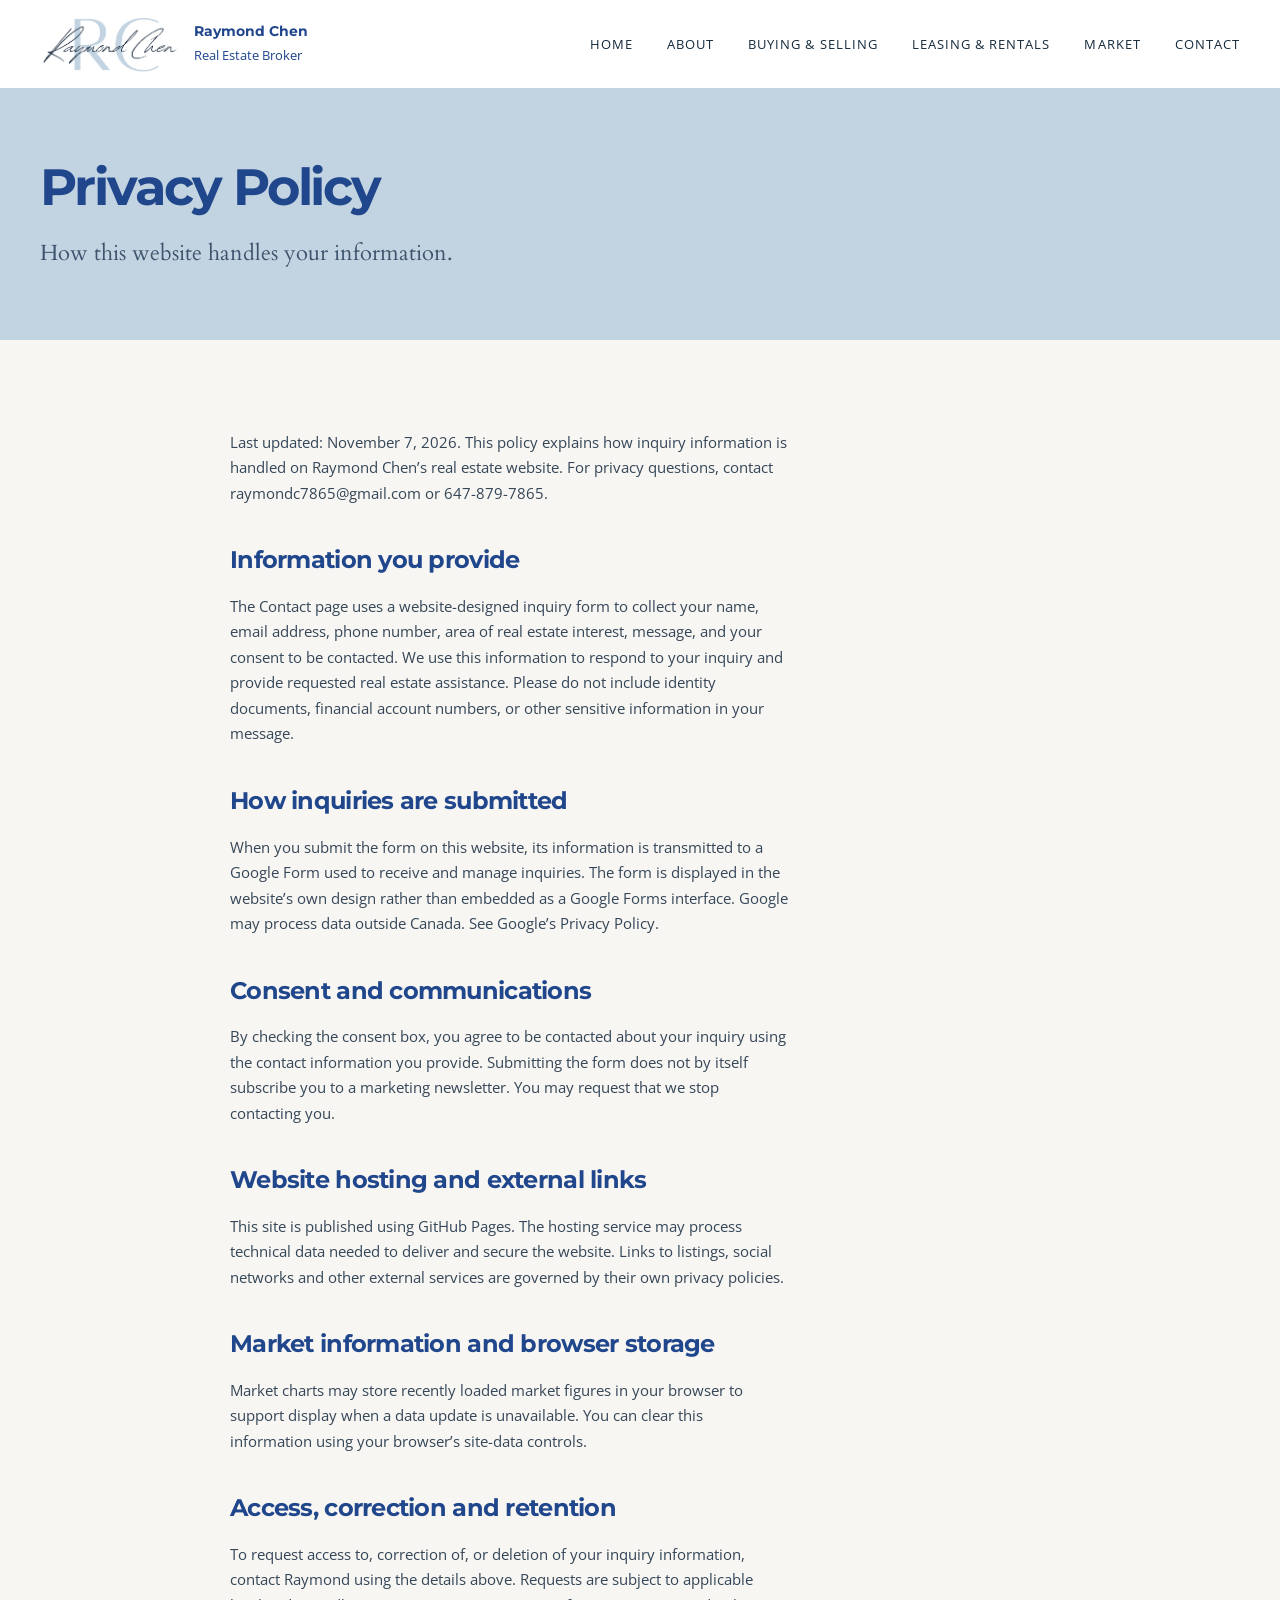
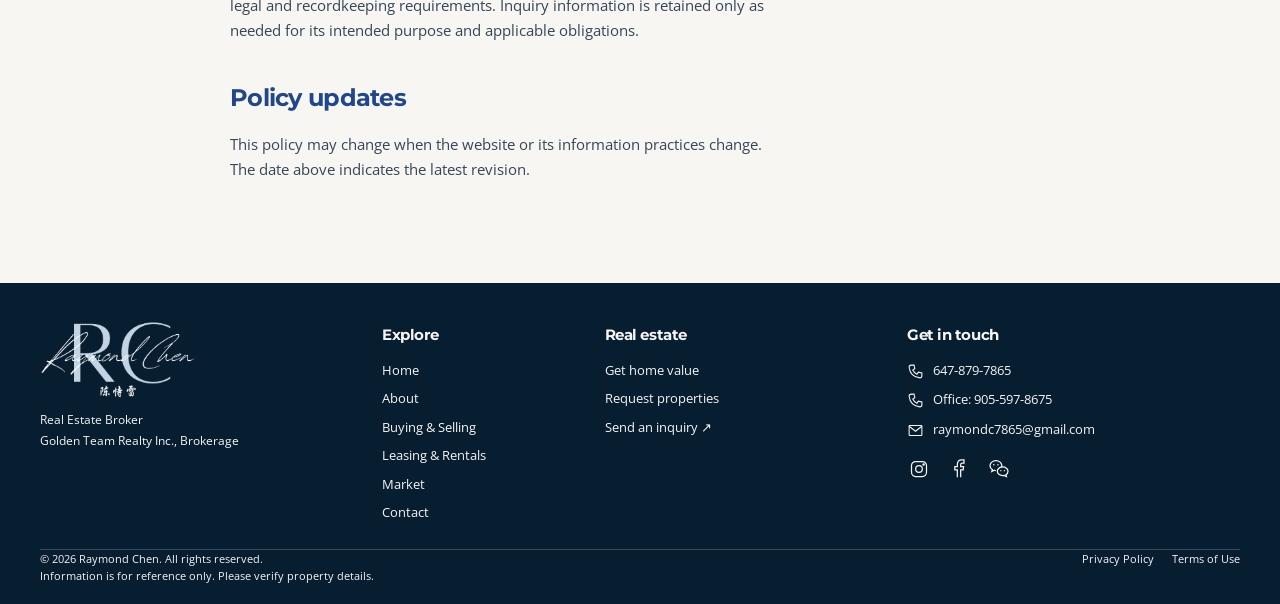
<file: privacy/index.html>
<!DOCTYPE html>

<html lang="en-CA"><head><meta charset="utf-8"/><meta content="width=device-width,initial-scale=1" name="viewport"/><title>Privacy Policy | Raymond Chen Real Estate</title><meta content="Learn how Raymond Chen’s website collects and handles information submitted through its contact form and other website interactions." name="description"/><meta content="noindex, follow" name="robots"/><meta content="website" property="og:type"/><meta content="Privacy Policy | Raymond Chen Real Estate" property="og:title"/><meta content="Learn how Raymond Chen’s website collects and handles information submitted through its contact form and other website interactions." property="og:description"/><meta content="https://raymondchen.ca/assets/editorial-hero.webp" property="og:image"/><meta content="summary_large_image" name="twitter:card"/><link href="../brand.png" rel="icon"/><link href="../fonts.css" rel="stylesheet"/><link href="../site.css?v=2" rel="stylesheet"/><link href="../revision.css?v=8" rel="stylesheet"/><link href="../luxury-redesign.css?v=1" rel="stylesheet"/><link href="../v3-refined.css?v=3" rel="stylesheet"/><link href="../editorial.css" rel="stylesheet"/><link href="../v6.css" rel="stylesheet"/><link href="https://raymondchen.ca/privacy/" rel="canonical"/><meta content="https://raymondchen.ca/privacy/" property="og:url"/><link href="../v13-mobile.css" rel="stylesheet"/><meta content="Privacy Policy | Raymond Chen Real Estate" name="twitter:title"/><meta content="Learn how Raymond Chen’s website collects and handles information submitted through its contact form and other website interactions." name="twitter:description"/><meta content="https://raymondchen.ca/assets/editorial-hero.webp" name="twitter:image"/></head><body class=""><a class="skip-link" href="#main-content">Skip to content</a><header class="site-header"><div class="header-inner container"><a aria-label="Raymond Chen Home" class="site-logo" href="/"><img alt="Raymond Chen" class="logo-dark" height="58" src="../brand.png" width="140"/><img alt="Raymond Chen" class="logo-light" height="70" src="../assets/logo-white.webp" width="160"/><span class="logo-name">Raymond Chen<small>Real Estate Broker</small></span></a><button aria-controls="site-nav" aria-expanded="false" aria-label="Open navigation" class="nav-toggle"><svg viewbox="0 0 24 24"><path d="M3 6h18M3 12h18M3 18h18"></path></svg></button><nav aria-label="Main navigation" class="site-nav" id="site-nav"><a href="/">Home</a><a href="/about/">About</a><a href="/buy-sell/">Buying &amp; Selling</a><a href="/leasing/">Leasing &amp; Rentals</a><a href="/market/">Market</a><a href="/contact/">Contact</a></nav></div></header><main class="site-main" id="main-content"><section class="page-intro"><div class="container"><h1>Privacy Policy</h1><p>How this website handles your information.</p></div></section><article class="container policy"><p>Last updated: November 7, 2026. This policy explains how inquiry information is handled on Raymond Chen’s real estate website. For privacy questions, contact <a href="mailto:raymondc7865@gmail.com">raymondc7865@gmail.com</a> or <a href="tel:+16478797865">647-879-7865</a>.</p><h2>Information you provide</h2><p>The Contact page uses a website-designed inquiry form to collect your name, email address, phone number, area of real estate interest, message, and your consent to be contacted. We use this information to respond to your inquiry and provide requested real estate assistance. Please do not include identity documents, financial account numbers, or other sensitive information in your message.</p><h2>How inquiries are submitted</h2><p>When you submit the form on this website, its information is transmitted to a Google Form used to receive and manage inquiries. The form is displayed in the website’s own design rather than embedded as a Google Forms interface. Google may process data outside Canada. See <a href="https://policies.google.com/privacy" rel="noopener noreferrer" target="_blank">Google’s Privacy Policy</a>.</p><h2>Consent and communications</h2><p>By checking the consent box, you agree to be contacted about your inquiry using the contact information you provide. Submitting the form does not by itself subscribe you to a marketing newsletter. You may request that we stop contacting you.</p><h2>Website hosting and external links</h2><p>This site is published using GitHub Pages. The hosting service may process technical data needed to deliver and secure the website. Links to listings, social networks and other external services are governed by their own privacy policies.</p><h2>Market information and browser storage</h2><p>Market charts may store recently loaded market figures in your browser to support display when a data update is unavailable. You can clear this information using your browser’s site-data controls.</p><h2>Access, correction and retention</h2><p>To request access to, correction of, or deletion of your inquiry information, contact Raymond using the details above. Requests are subject to applicable legal and recordkeeping requirements. Inquiry information is retained only as needed for its intended purpose and applicable obligations.</p><h2>Policy updates</h2><p>This policy may change when the website or its information practices change. The date above indicates the latest revision.</p></article></main><footer class="site-footer" id="contact-footer" tabindex="-1"><div class="container"><div class="footer-grid compact-footer"><div class="footer-identity"><a aria-label="Raymond Chen Home" class="footer-logo-link" href="/"><svg aria-label="Raymond Chen — 陈恃雷" class="footer-logo" height="110" role="img" viewbox="454 1226 3639 1816" width="220"><image height="4724" href="../assets/footer-logo.png" width="4724"/></svg></a><p>Real Estate Broker<br/>Golden Team Realty Inc., Brokerage</p></div><div><h2>Explore</h2><div class="footer-links"><a href="/">Home</a><a href="/about/">About</a><a href="/buy-sell/">Buying &amp; Selling</a><a href="/leasing/">Leasing &amp; Rentals</a><a href="/market/">Market</a><a href="/contact/">Contact</a></div></div><div><h2>Real estate</h2><div class="footer-links"><a href="/contact/#inquiry-form" rel="noopener" target="_blank">Get home value</a><a href="/contact/#inquiry-form" rel="noopener" target="_blank">Request properties</a><a href="/contact/#inquiry-form">Send an inquiry ↗</a></div></div><div><h2>Get in touch</h2><div class="footer-contact"><a href="tel:+16478797865"><svg aria-hidden="true" viewbox="0 0 24 24"><path d="M6 3h4l1 5-3 2a15 15 0 0 0 6 6l2-3 5 1v4a3 3 0 0 1-3 3C9 20 4 15 3 6a3 3 0 0 1 3-3Z"></path></svg><span>647-879-7865</span></a><a href="tel:+19055978675"><svg aria-hidden="true" viewbox="0 0 24 24"><path d="M6 3h4l1 5-3 2a15 15 0 0 0 6 6l2-3 5 1v4a3 3 0 0 1-3 3C9 20 4 15 3 6a3 3 0 0 1 3-3Z"></path></svg><span>Office: 905-597-8675</span></a><a href="mailto:raymondc7865@gmail.com"><svg aria-hidden="true" viewbox="0 0 24 24"><rect height="14" rx="1" width="18" x="3" y="5"></rect><path d="m3 6 9 7 9-7"></path></svg><span>raymondc7865@gmail.com</span></a></div><div class="footer-socials"><a aria-label="Instagram" href="https://instagram.com/raymondccchen" rel="noopener noreferrer" target="_blank"><svg aria-hidden="true" viewbox="0 0 24 24"><rect height="18" rx="5" width="18" x="3" y="3"></rect><circle cx="12" cy="12" r="4"></circle><circle cx="17.5" cy="6.5" r=".8"></circle></svg></a><a aria-label="Facebook" href="https://facebook.com/raymond.chen.73345" rel="noopener noreferrer" target="_blank"><svg aria-hidden="true" viewbox="0 0 24 24"><path d="M14 22v-9h3l.5-4H14V7c0-1 .5-2 2-2h2V1h-3c-4 0-5 2-5 6v2H7v4h3v9"></path></svg></a><a aria-label="WeChat" href="https://raymondchen.ca/wechat" rel="noopener noreferrer" target="_blank"><svg aria-hidden="true" class="wechat-icon" viewbox="0 0 24 24"><path d="M14.9 10.3c.3-.7.5-1.5.5-2.3C15.4 4.7 12.2 2 8.3 2S1.2 4.7 1.2 8c0 1.9 1.1 3.6 2.8 4.7L3.3 15l3-1.5c.7.2 1.3.3 2 .3"></path><path d="M22.8 14.7c0-2.9-2.9-5.2-6.4-5.2S10 11.8 10 14.7s2.9 5.2 6.4 5.2c.6 0 1.2-.1 1.8-.2l2.7 1.3-.6-2c1.5-1 2.5-2.5 2.5-4.3Z"></path><g fill="currentColor" stroke="none"><circle cx="5.8" cy="7" r=".9"></circle><circle cx="10.7" cy="7" r=".9"></circle><circle cx="14.2" cy="14" r=".8"></circle><circle cx="18.5" cy="14" r=".8"></circle></g></svg></a></div></div></div><div class="footer-base"><p>© 2026 Raymond Chen. All rights reserved.<br/>Information is for reference only. Please verify property details.</p><div><a href="/privacy/">Privacy Policy</a><a href="/terms/">Terms of Use</a></div></div></div></footer><script src="../site.js?v=2"></script></body></html>
</file>
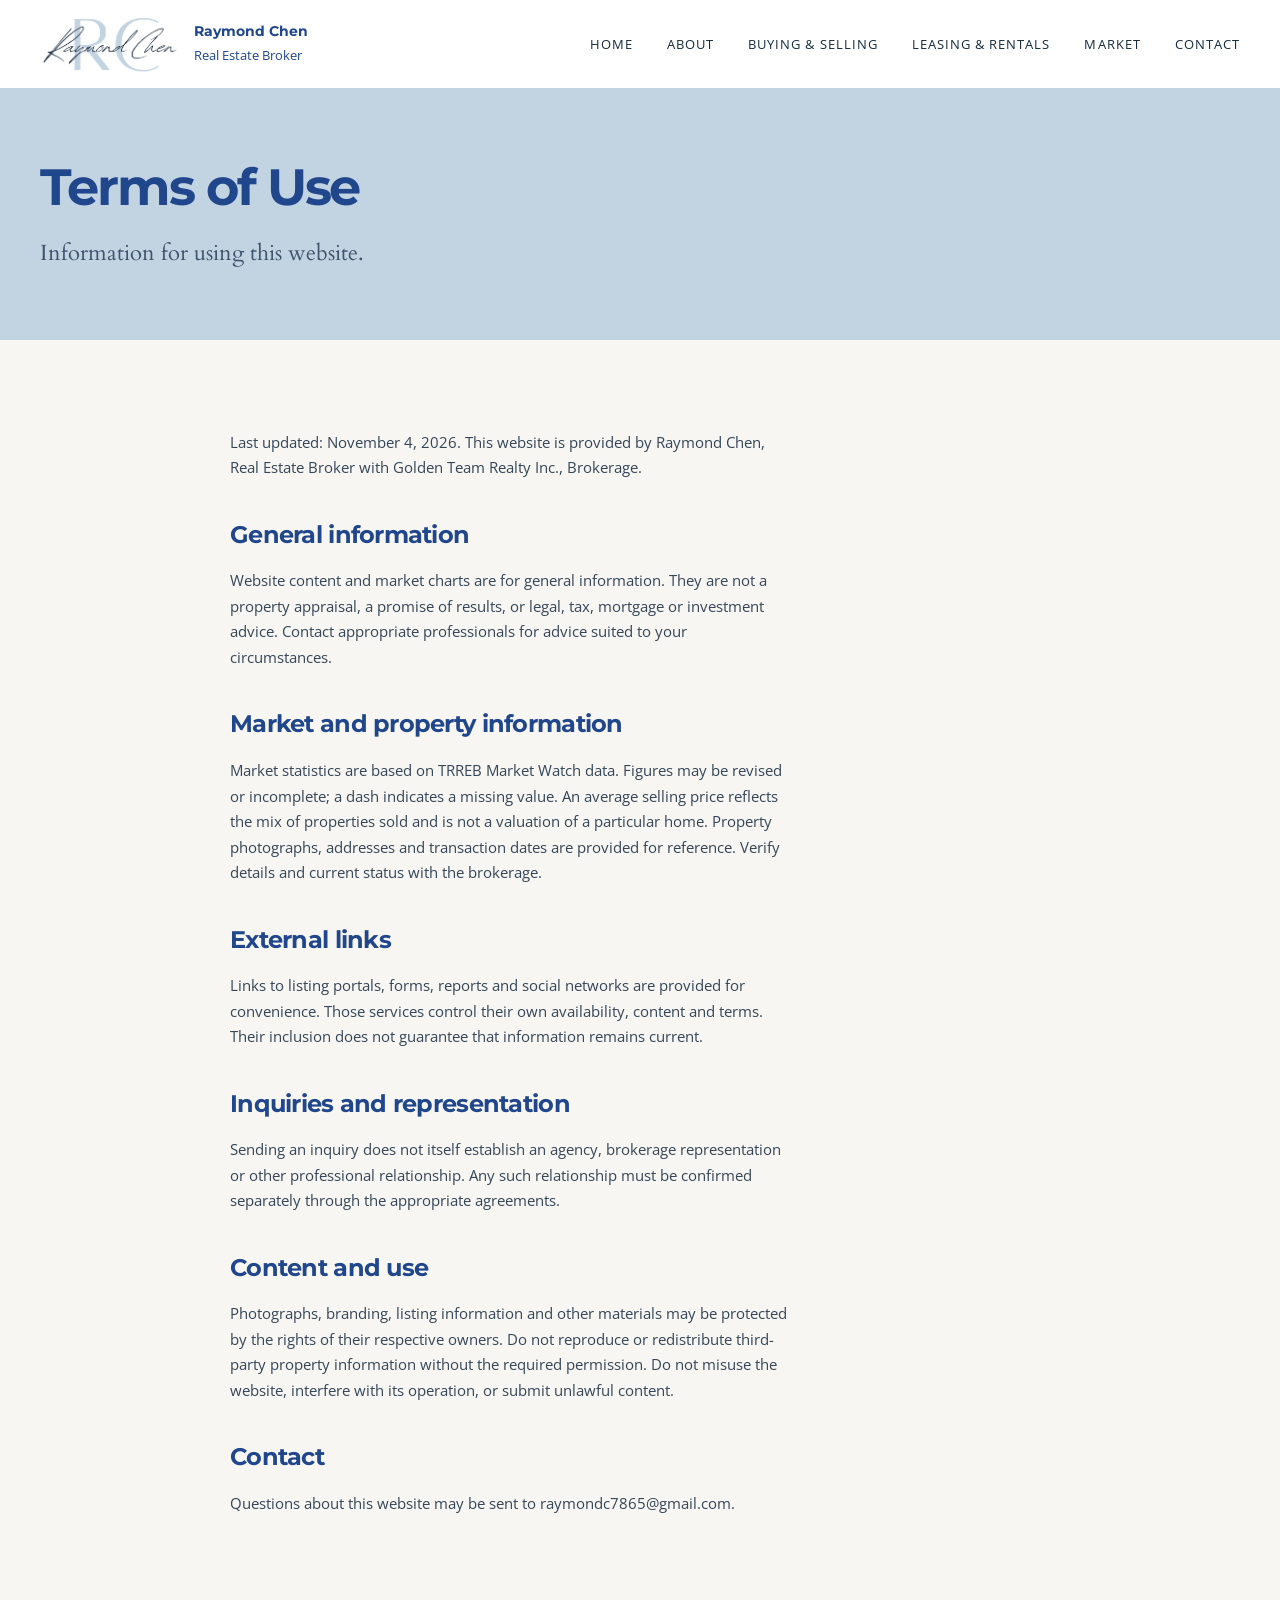
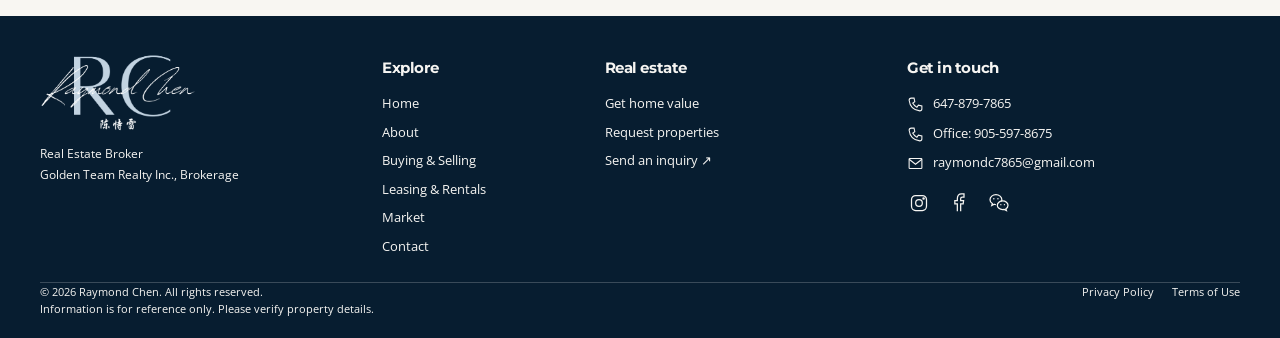
<file: terms/index.html>
<!DOCTYPE html>

<html lang="en-CA"><head><meta charset="utf-8"/><meta content="width=device-width,initial-scale=1" name="viewport"/><title>Terms of Use | Raymond Chen Real Estate</title><meta content="Read the terms governing use of Raymond Chen’s real estate website and its informational tools and resources." name="description"/><meta content="noindex, follow" name="robots"/><meta content="website" property="og:type"/><meta content="Terms of Use | Raymond Chen Real Estate" property="og:title"/><meta content="Read the terms governing use of Raymond Chen’s real estate website and its informational tools and resources." property="og:description"/><meta content="https://raymondchen.ca/assets/editorial-hero.webp" property="og:image"/><meta content="summary_large_image" name="twitter:card"/><link href="../brand.png" rel="icon"/><link href="../fonts.css" rel="stylesheet"/><link href="../site.css?v=2" rel="stylesheet"/><link href="../revision.css?v=8" rel="stylesheet"/><link href="../luxury-redesign.css?v=1" rel="stylesheet"/><link href="../v3-refined.css?v=3" rel="stylesheet"/><link href="../editorial.css" rel="stylesheet"/><link href="../v6.css" rel="stylesheet"/><link href="https://raymondchen.ca/terms/" rel="canonical"/><meta content="https://raymondchen.ca/terms/" property="og:url"/><link href="../v13-mobile.css" rel="stylesheet"/><meta content="Terms of Use | Raymond Chen Real Estate" name="twitter:title"/><meta content="Read the terms governing use of Raymond Chen’s real estate website and its informational tools and resources." name="twitter:description"/><meta content="https://raymondchen.ca/assets/editorial-hero.webp" name="twitter:image"/></head><body class=""><a class="skip-link" href="#main-content">Skip to content</a><header class="site-header"><div class="header-inner container"><a aria-label="Raymond Chen Home" class="site-logo" href="/"><img alt="Raymond Chen" class="logo-dark" height="58" src="../brand.png" width="140"/><img alt="Raymond Chen" class="logo-light" height="70" src="../assets/logo-white.webp" width="160"/><span class="logo-name">Raymond Chen<small>Real Estate Broker</small></span></a><button aria-controls="site-nav" aria-expanded="false" aria-label="Open navigation" class="nav-toggle"><svg viewbox="0 0 24 24"><path d="M3 6h18M3 12h18M3 18h18"></path></svg></button><nav aria-label="Main navigation" class="site-nav" id="site-nav"><a href="/">Home</a><a href="/about/">About</a><a href="/buy-sell/">Buying &amp; Selling</a><a href="/leasing/">Leasing &amp; Rentals</a><a href="/market/">Market</a><a href="/contact/">Contact</a></nav></div></header><main class="site-main" id="main-content"><section class="page-intro"><div class="container"><h1>Terms of Use</h1><p>Information for using this website.</p></div></section><article class="container policy"><p>Last updated: November 4, 2026. This website is provided by Raymond Chen, Real Estate Broker with Golden Team Realty Inc., Brokerage.</p><h2>General information</h2><p>Website content and market charts are for general information. They are not a property appraisal, a promise of results, or legal, tax, mortgage or investment advice. Contact appropriate professionals for advice suited to your circumstances.</p><h2>Market and property information</h2><p>Market statistics are based on TRREB Market Watch data. Figures may be revised or incomplete; a dash indicates a missing value. An average selling price reflects the mix of properties sold and is not a valuation of a particular home. Property photographs, addresses and transaction dates are provided for reference. Verify details and current status with the brokerage.</p><h2>External links</h2><p>Links to listing portals, forms, reports and social networks are provided for convenience. Those services control their own availability, content and terms. Their inclusion does not guarantee that information remains current.</p><h2>Inquiries and representation</h2><p>Sending an inquiry does not itself establish an agency, brokerage representation or other professional relationship. Any such relationship must be confirmed separately through the appropriate agreements.</p><h2>Content and use</h2><p>Photographs, branding, listing information and other materials may be protected by the rights of their respective owners. Do not reproduce or redistribute third-party property information without the required permission. Do not misuse the website, interfere with its operation, or submit unlawful content.</p><h2>Contact</h2><p>Questions about this website may be sent to <a href="mailto:raymondc7865@gmail.com">raymondc7865@gmail.com</a>.</p></article></main><footer class="site-footer" id="contact-footer" tabindex="-1"><div class="container"><div class="footer-grid compact-footer"><div class="footer-identity"><a aria-label="Raymond Chen Home" class="footer-logo-link" href="/"><svg aria-label="Raymond Chen — 陈恃雷" class="footer-logo" height="110" role="img" viewbox="454 1226 3639 1816" width="220"><image height="4724" href="../assets/footer-logo.png" width="4724"/></svg></a><p>Real Estate Broker<br/>Golden Team Realty Inc., Brokerage</p></div><div><h2>Explore</h2><div class="footer-links"><a href="/">Home</a><a href="/about/">About</a><a href="/buy-sell/">Buying &amp; Selling</a><a href="/leasing/">Leasing &amp; Rentals</a><a href="/market/">Market</a><a href="/contact/">Contact</a></div></div><div><h2>Real estate</h2><div class="footer-links"><a href="/contact/#inquiry-form" rel="noopener" target="_blank">Get home value</a><a href="/contact/#inquiry-form" rel="noopener" target="_blank">Request properties</a><a href="/contact/#inquiry-form">Send an inquiry ↗</a></div></div><div><h2>Get in touch</h2><div class="footer-contact"><a href="tel:+16478797865"><svg aria-hidden="true" viewbox="0 0 24 24"><path d="M6 3h4l1 5-3 2a15 15 0 0 0 6 6l2-3 5 1v4a3 3 0 0 1-3 3C9 20 4 15 3 6a3 3 0 0 1 3-3Z"></path></svg><span>647-879-7865</span></a><a href="tel:+19055978675"><svg aria-hidden="true" viewbox="0 0 24 24"><path d="M6 3h4l1 5-3 2a15 15 0 0 0 6 6l2-3 5 1v4a3 3 0 0 1-3 3C9 20 4 15 3 6a3 3 0 0 1 3-3Z"></path></svg><span>Office: 905-597-8675</span></a><a href="mailto:raymondc7865@gmail.com"><svg aria-hidden="true" viewbox="0 0 24 24"><rect height="14" rx="1" width="18" x="3" y="5"></rect><path d="m3 6 9 7 9-7"></path></svg><span>raymondc7865@gmail.com</span></a></div><div class="footer-socials"><a aria-label="Instagram" href="https://instagram.com/raymondccchen" rel="noopener noreferrer" target="_blank"><svg aria-hidden="true" viewbox="0 0 24 24"><rect height="18" rx="5" width="18" x="3" y="3"></rect><circle cx="12" cy="12" r="4"></circle><circle cx="17.5" cy="6.5" r=".8"></circle></svg></a><a aria-label="Facebook" href="https://facebook.com/raymond.chen.73345" rel="noopener noreferrer" target="_blank"><svg aria-hidden="true" viewbox="0 0 24 24"><path d="M14 22v-9h3l.5-4H14V7c0-1 .5-2 2-2h2V1h-3c-4 0-5 2-5 6v2H7v4h3v9"></path></svg></a><a aria-label="WeChat" href="https://raymondchen.ca/wechat" rel="noopener noreferrer" target="_blank"><svg aria-hidden="true" class="wechat-icon" viewbox="0 0 24 24"><path d="M14.9 10.3c.3-.7.5-1.5.5-2.3C15.4 4.7 12.2 2 8.3 2S1.2 4.7 1.2 8c0 1.9 1.1 3.6 2.8 4.7L3.3 15l3-1.5c.7.2 1.3.3 2 .3"></path><path d="M22.8 14.7c0-2.9-2.9-5.2-6.4-5.2S10 11.8 10 14.7s2.9 5.2 6.4 5.2c.6 0 1.2-.1 1.8-.2l2.7 1.3-.6-2c1.5-1 2.5-2.5 2.5-4.3Z"></path><g fill="currentColor" stroke="none"><circle cx="5.8" cy="7" r=".9"></circle><circle cx="10.7" cy="7" r=".9"></circle><circle cx="14.2" cy="14" r=".8"></circle><circle cx="18.5" cy="14" r=".8"></circle></g></svg></a></div></div></div><div class="footer-base"><p>© 2026 Raymond Chen. All rights reserved.<br/>Information is for reference only. Please verify property details.</p><div><a href="/privacy/">Privacy Policy</a><a href="/terms/">Terms of Use</a></div></div></div></footer><script src="../site.js?v=2"></script></body></html>
</file>
<file: fonts.css>
@font-face {
  font-family: 'Cardo';
  font-style: normal;
  font-weight: 400;
  font-display: swap;
  src: url(font-0.ttf) format('truetype');
}
@font-face {
  font-family: 'Montserrat';
  font-style: normal;
  font-weight: 700;
  font-display: swap;
  src: url(font-1.ttf) format('truetype');
}
@font-face {
  font-family: 'Open Sans';
  font-style: normal;
  font-weight: 400;
  font-stretch: normal;
  font-display: swap;
  src: url(font-2.ttf) format('truetype');
}
@font-face {
  font-family: 'Open Sans';
  font-style: normal;
  font-weight: 600;
  font-stretch: normal;
  font-display: swap;
  src: url(font-3.ttf) format('truetype');
}
</file>
<file: site.css>
:root{--blue:#20468c;--pale:#c2d3e1;--bronze:#b2784a;--ink:#1d2a3c;--muted:#596879;--paper:#f5f7fa;--header-height:88px;--font:'Open Sans',sans-serif}*{box-sizing:border-box}html{scroll-behavior:smooth;scroll-padding-top:110px}body{margin:0;color:var(--ink);font:16px/1.7 var(--font);background:white}a{color:inherit;text-decoration:none}button,input,select,textarea{font:inherit}button,a,input,select,textarea{ -webkit-tap-highlight-color:transparent}button{cursor:pointer}img{display:block;max-width:100%}h1,h2,h3,p{margin:0}h1,h2,h3{font-family:Montserrat,sans-serif;font-weight:700;line-height:1.15}h1{font-size:clamp(40px,5vw,72px);letter-spacing:-.04em}h2{font-size:clamp(30px,3vw,46px);letter-spacing:-.03em}h3{font-size:22px}p{margin-top:20px;max-width:62ch}a:focus-visible,button:focus-visible,input:focus-visible,select:focus-visible,textarea:focus-visible{outline:3px solid var(--bronze);outline-offset:4px}.container{width:min(1240px,calc(100% - 80px));margin-inline:auto}.site-header{position:fixed;top:0;left:0;right:0;height:var(--header-height);z-index:100;background:#fff;border-bottom:1px solid #dde3eb;transition:background .2s}.site-header .header-inner{height:100%;display:flex;align-items:center;justify-content:space-between;gap:30px}.site-logo{display:flex;align-items:center;gap:14px}.site-logo img{width:140px;height:58px;object-fit:contain}.site-logo .logo-name{font:700 14px Montserrat,sans-serif;color:var(--blue)}.site-logo small{display:block;font:12px/1.7 var(--font);font-weight:400;margin-top:4px}.site-nav{display:flex;align-items:center;gap:34px}.site-nav a{font-size:13px;letter-spacing:.08em;text-transform:uppercase;padding:10px 0;position:relative}.site-nav a[aria-current=page]:after{content:'';position:absolute;bottom:2px;left:0;right:0;height:2px;background:var(--bronze)}.nav-toggle{display:none;border:0;background:none;color:var(--blue);width:44px;height:44px}.nav-toggle svg{width:24px;stroke:currentColor;fill:none;stroke-width:1.5}.site-main{padding-top:var(--header-height)}.home .site-header:not(.scrolled){background:#142035bd;border-bottom-color:#ffffff20;color:white}.home .site-header:not(.scrolled) .logo-name{color:white}.home .site-header:not(.scrolled) .nav-toggle{color:white}.home .site-main{padding-top:0}.hero{position:relative;background:#23303c;color:white;overflow:hidden}.hero>img{width:100%;height:auto;aspect-ratio:16/9;object-fit:contain;filter:brightness(.65) grayscale(1)}.hero-copy{position:absolute;inset:var(--header-height) 0 0;display:flex;align-items:center;justify-content:flex-end}.hero-copy>div{width:54%;padding:35px 0}.hero h1{font-size:clamp(30px,4.8vw,72px);max-width:14ch;line-height:1.2}.button{display:inline-flex;align-items:center;justify-content:center;gap:12px;border:1px solid var(--blue);background:var(--blue);color:white;padding:14px 30px;border-radius:0;font-size:13px;font-weight:600;letter-spacing:.05em;line-height:1.5;min-height:48px;transition:background .2s,color .2s,transform .2s}.button:hover{background:#173971;transform:translateY(-2px)}.button.outline{background:transparent;border-color:currentColor;color:inherit}.button.outline:hover{background:#ffffff20}.hero .button{margin-top:28px;border-radius:999px;padding:13px 32px}.stat-band{background:var(--blue);color:white;padding:36px 0}.stats{display:grid;grid-template-columns:repeat(3,1fr);gap:40px;text-align:center}.stat-number{display:block;font:400 clamp(36px,4vw,60px)/1.2 Cardo,serif;font-variant-numeric:tabular-nums}.stat-label{display:block;margin-top:10px;color:#ead0ba;font-size:14px}.section{padding:96px 0}.section.pale{background:var(--pale)}.section.paper{background:var(--paper)}.section-head{display:flex;align-items:flex-end;justify-content:space-between;gap:30px;margin-bottom:38px}.section-head p{font-size:14px;color:var(--muted);margin-top:12px}.section-head .text-link{white-space:nowrap}.text-link{color:var(--blue);text-decoration:underline;text-underline-offset:5px;font-size:14px}.carousel-controls{display:flex;align-items:center;gap:12px}.carousel-controls button{width:44px;height:44px;border:1px solid #7f9bb7;color:var(--blue);background:transparent;display:grid;place-items:center}.carousel-controls svg{width:20px;stroke:currentColor;fill:none;stroke-width:1.5}.carousel-controls .pause-button{width:auto;padding:0 14px;font-size:12px}.transactions-track{display:flex;gap:24px;overflow-x:auto;scroll-snap-type:x mandatory;scrollbar-width:none;overscroll-behavior-x:contain}.transactions-track::-webkit-scrollbar{display:none}.property-card{flex:0 0 calc((100% - 48px)/3);scroll-snap-align:start;min-width:0}.property-card img{width:100%;aspect-ratio:4/3;object-fit:cover;background:#aebfd0}.property-card .property-caption{padding-top:18px}.property-card h3{font:600 17px/1.4 var(--font);color:var(--blue)}.property-card p{font-size:13px;margin-top:5px;color:#3e5267}.property-card a:hover img{filter:brightness(.92)}.carousel-progress{display:flex;justify-content:space-between;margin-top:20px;font-size:12px;color:#3e5267}.profile-grid{display:grid;grid-template-columns:1fr 1fr;gap:80px;align-items:center}.profile-photo img{width:100%;height:auto;max-height:700px;object-fit:contain;background:#e0e7ee}.profile-copy h2{color:var(--blue)}.profile-copy .role{font-family:Cardo,serif;font-size:24px;color:var(--bronze);margin-top:16px}.profile-copy p{color:var(--muted);font-size:16px}.profile-copy .button{margin-top:28px}.credentials{font-size:13px;letter-spacing:.04em;color:var(--blue);margin-top:24px}.services{display:grid;grid-template-columns:1fr 1fr;gap:24px}.service-panel{padding:50px;background:var(--blue);color:white}.service-panel:nth-child(2){background:#dbe5ee;color:var(--blue)}.service-panel p{margin-bottom:28px;font-family:Cardo,serif;font-size:21px}.service-panel .button{border-color:currentColor}.market-preview{display:grid;grid-template-columns:1fr 1.2fr;gap:70px;align-items:center}.market-preview h2{color:var(--blue)}.market-preview p{color:var(--muted);margin-bottom:28px}.market-snippet{background:#e7eef4;padding:32px}.market-snippet .price{font:700 36px Montserrat,sans-serif;color:var(--blue)}.market-snippet .caption{font-size:13px;color:var(--muted);margin-top:8px}.market-snippet svg{width:100%;height:auto;margin-top:22px}.page-intro{background:var(--pale);padding:70px 0;color:var(--blue)}.page-intro h1{font-size:clamp(38px,4vw,60px)}.page-intro p{font:22px/1.5 Cardo,serif;color:#3e546d}.contact-grid{display:grid;grid-template-columns:.8fr 1.2fr;gap:80px;align-items:start}.contact-details{position:sticky;top:125px}.contact-details p{color:var(--muted)}.contact-details h2{color:var(--blue);font-size:32px}.contact-links{display:grid;gap:22px;margin-top:32px}.contact-link{display:flex;align-items:flex-start;gap:14px}.contact-link svg{flex:none;margin-top:4px;width:20px;height:20px;fill:none;stroke:var(--blue);stroke-width:1.5}.contact-link small{display:block;font-size:12px;color:var(--muted)}.contact-link strong{font-weight:400;word-break:break-word}.inquiry-form{background:#eef3f7;padding:36px}.form-section{font:700 20px Montserrat,sans-serif;margin:26px 0 20px;color:var(--blue)}.form-section:first-child{margin-top:0}.form-field{display:flex;flex-direction:column;gap:8px;margin-top:18px;font-size:14px}.form-field span,legend span{color:var(--bronze)}input:not([type=checkbox]),textarea,select{background:#fff;border:1px solid #b5c5d5;color:var(--ink);border-radius:0;padding:12px;width:100%;min-width:0;box-shadow:none;-webkit-appearance:none;appearance:none}textarea{resize:vertical}.inquiry-form fieldset{border:0;padding:0;margin:24px 0}.inquiry-form legend{font-size:14px;margin-bottom:12px}.choice{display:flex;align-items:flex-start;gap:10px;margin:9px 0;font-size:14px;line-height:1.6}.choice input{width:17px;height:17px;flex:none;margin-top:4px;accent-color:var(--blue)}.form-note{font-size:12px;color:var(--muted);line-height:1.7;margin:14px 0 0}.form-note a{text-decoration:underline}.site-footer{background:#142d54;color:#d9e3ee;padding:64px 0 25px}.footer-grid{display:grid;grid-template-columns:1.4fr 1fr 1fr;gap:60px}.footer-brand{font:400 30px Cardo,serif;color:white}.footer-grid h2{font:600 15px var(--font);color:white;margin-bottom:18px}.footer-grid p,.footer-grid a{font-size:14px}.footer-grid a:hover{text-decoration:underline}.footer-links{display:grid;gap:10px}.footer-contact a{display:flex;gap:10px;align-items:center;margin-bottom:10px}.footer-contact svg{width:17px;height:17px;fill:none;stroke:currentColor;stroke-width:1.5}.footer-base{display:flex;justify-content:space-between;gap:30px;align-items:flex-start;border-top:1px solid #ffffff25;margin-top:40px;padding-top:25px;font-size:12px}.footer-base p{margin:0;max-width:75ch}.footer-base div{display:flex;gap:20px;flex-wrap:wrap}.policy{max-width:820px;padding:70px 0 100px}.policy h2{font-size:24px;margin-top:40px;color:var(--blue)}.policy p,.policy li{color:var(--muted);font-size:15px}.award-list{display:grid;grid-template-columns:repeat(3,1fr);gap:24px;margin-top:35px}.award-list img{width:100%;height:auto}.story-content{max-width:850px;margin:auto}.story-content p{max-width:none;color:var(--muted)}.story-content h2{color:var(--blue);margin-top:45px}.skip-link{position:fixed;top:-100px;left:16px;background:white;color:var(--blue);z-index:200;padding:10px}.skip-link:focus{top:10px}
@media(prefers-reduced-motion:no-preference){.reveal{transition:opacity .8s,transform .8s;will-change:opacity,transform}.reveal.pending{opacity:0;transform:translateY(20px)}.profile-photo.reveal.pending{transform:translateX(-20px)}.service-panel.reveal.pending{transform:translateY(26px)}.hero-copy>div{animation:hero-in .8s both}@keyframes hero-in{from{opacity:.4;transform:translateY(15px)}to{opacity:1;transform:none}}}
@media(max-width:1000px){.container{width:calc(100% - 48px)}.site-nav{gap:24px}.site-logo .logo-name{display:none}.profile-grid,.contact-grid{gap:40px}.service-panel{padding:35px}.footer-grid{gap:30px}.market-preview{gap:35px}.hero h1{font-size:clamp(30px,4.8vw,54px)}.hero-copy>div{width:57%}.section{padding:72px 0}}
@media(max-width:640px){:root{--header-height:72px}.container{width:calc(100% - 36px)}.site-logo img{width:110px;height:48px}.nav-toggle{display:grid;place-items:center}.site-nav{display:none;position:absolute;left:0;right:0;top:72px;background:#fff;color:var(--blue);padding:20px 24px;gap:16px;border-bottom:1px solid #d9e3ed}.site-nav.open{display:grid}.site-nav a{padding:10px 0}.hero{padding-top:72px;background:#202a35}.hero>img{aspect-ratio:auto;filter:brightness(.7) grayscale(1)}.hero-copy{position:relative;inset:auto;padding-top:25px;padding-bottom:32px;justify-content:flex-start}.hero-copy>div{width:100%;padding:0}.hero h1{font-size:38px;max-width:17ch}.hero .button{margin-top:22px}.stat-band{padding:28px 0}.stats{gap:14px}.stat-number{font-size:32px}.stat-label{font-size:11px;line-height:1.5}.section{padding:54px 0}.section-head{display:block;margin-bottom:24px}.section-head h2{font-size:30px}.carousel-controls{margin-top:22px}.property-card{flex-basis:86%}.property-card h3{font-size:16px}.profile-grid,.services,.market-preview,.contact-grid{grid-template-columns:1fr;gap:30px}.profile-photo{max-width:430px}.profile-copy h2{font-size:32px}.service-panel{padding:30px}.service-panel h2{font-size:29px}.market-snippet{padding:24px}.market-snippet .price{font-size:30px}.page-intro{padding:42px 0}.page-intro h1{font-size:40px}.page-intro p{font-size:20px}.contact-details{position:static}.inquiry-form{padding:24px 18px}.footer-grid{grid-template-columns:1fr;gap:32px}.site-footer{padding-top:42px}.footer-base{display:block}.footer-base div{margin-top:22px}.award-list{grid-template-columns:1fr 1fr}.policy{padding-top:40px}.policy h1{font-size:38px}.section-head .text-link{display:inline-block;margin-top:18px}}
@media(prefers-reduced-motion:reduce){html{scroll-behavior:auto}*,*:before,*:after{animation:none!important;transition:none!important}.reveal.pending{opacity:1;transform:none}}
/* Sections and imagery retained from the supplied two-page Canva design. */
.logo-light{display:none}.home .site-header:not(.scrolled) .logo-dark{display:none}.home .site-header:not(.scrolled) .logo-light{display:block;width:160px;height:70px;object-fit:cover;object-position:50% 42%}.home .site-header:not(.scrolled) .logo-name{display:none}
.hero>img{object-fit:cover;aspect-ratio:16/9;filter:brightness(.78) grayscale(1)}.hero h1{max-width:15ch}.hero-copy>div{width:55%;padding-left:20px}.profile-section{padding:0}.profile-section .container{width:100%;max-width:1440px}.profile-section .profile-grid{grid-template-columns:.8fr 1.2fr;gap:0;align-items:stretch}.profile-section .profile-photo img{height:100%;max-height:none;object-fit:cover;object-position:top}.profile-section .profile-copy{padding:65px 50px}.profile-section h2{font-size:40px}.credentials-panel{display:grid;grid-template-columns:.75fr 1.25fr;gap:16px;margin:24px 0 0}.credentials-panel>div{background:#c2d3e1;padding:18px}.credentials-panel>div:nth-child(2){background:#a66e43;color:#fff}.credentials-panel h3{font:400 23px Cardo,serif}.credentials-panel p{font-size:12px;line-height:1.9;margin-top:10px;color:inherit}.service-feature{background:url('assets/house.webp') center/cover}.service-feature .services{gap:28px}.service-feature .service-panel{background:#20468cd9;color:white;min-height:340px;display:flex;flex-direction:column;justify-content:center;text-align:center;align-items:center}.service-feature h2{font-size:32px}.service-feature p{font-family:var(--font);font-size:17px}.service-feature .button{border-radius:999px}.reports{display:grid;grid-template-columns:repeat(3,1fr);gap:40px}.reports img{width:100%;height:auto;aspect-ratio:2/3;object-fit:contain;object-position:top}.reports span{display:block;margin-top:16px;font-size:14px;color:var(--blue)}.closing{background:url('assets/toronto.webp') center/cover;padding-block:100px}.closing .service-panel{background:#20468cdb;color:white;min-height:300px}.closing .service-panel:nth-child(2){background:#a66e43eb}.closing h2{font-size:32px}.closing p{font-family:var(--font);font-size:17px}.closing .button{border-radius:999px}.about-hero{position:relative}.about-hero>img{width:100%;aspect-ratio:16/9;object-fit:cover}.about-hero-title{position:absolute;bottom:15%;left:0;right:0}.about-hero-title h1{background:#20468ccf;padding:24px 38px;color:#fff;font:400 clamp(35px,5vw,72px)/1.25 Cardo,serif;display:inline-block;max-width:90%}.photo-mosaic{display:grid;grid-template-columns:repeat(5,1fr);gap:0}.photo-mosaic a:nth-child(n+6){grid-column:span 1}.photo-mosaic img{width:100%;height:280px;object-fit:cover}.photo-mosaic a:nth-child(6){grid-column:span 2}.photo-mosaic a:nth-child(7){grid-column:span 2}.about-services{display:grid;grid-template-columns:1fr 1fr;background:url('assets/interiors.webp') center/cover}.about-services>a{padding:60px 50px;background:#20468ccc;color:white;text-align:center;display:flex;align-items:center;flex-direction:column;justify-content:center;min-height:340px}.about-services>a:nth-child(2){background:#586a78c9}.about-services>a:nth-child(3){background:#342b24bd}.about-services>a:nth-child(4){background:#b2784ad9}.about-services p{margin-top:20px;font-size:17px}.about-services span{margin-top:20px;font-size:13px;text-decoration:underline;text-underline-offset:5px}.review-gallery{display:grid;grid-template-columns:repeat(3,1fr);gap:20px}.review-gallery img{width:100%;height:330px;object-fit:contain;background:#edf2f6}.serif-intro{font-family:Cardo,serif;font-size:22px!important}.site-footer{background:var(--blue)}
@media(max-width:1000px){.profile-section .profile-copy{padding:40px 30px}.credentials-panel{grid-template-columns:1fr}.credentials-panel p{font-size:13px}.photo-mosaic img{height:200px}}
@media(max-width:640px){.hero-copy{position:absolute;inset:72px 0 0;padding:0;justify-content:flex-end}.hero-copy>div{width:56%;padding:0 0 0 4px}.hero h1{font-size:clamp(20px,5.7vw,34px);line-height:1.2}.hero .button{font-size:10px;padding:8px 14px;min-height:36px;margin-top:15px}.hero>img{aspect-ratio:16/9}.profile-section .profile-grid{grid-template-columns:1fr}.profile-section .profile-photo{max-width:none}.profile-section .profile-photo img{height:auto;max-height:560px;object-fit:contain;background:#d9e3ed}.profile-section .profile-copy{padding:35px 22px}.profile-section h2{font-size:32px}.credentials-panel{grid-template-columns:1fr}.service-feature .services{gap:20px}.service-feature .service-panel{min-height:290px}.service-feature h2{font-size:28px}.reports{gap:24px;grid-template-columns:1fr}.reports>a{max-width:330px;margin:auto}.closing{padding-block:50px}.closing .service-panel{min-height:0}.about-hero-title h1{font-size:32px;padding:15px 20px}.photo-mosaic{grid-template-columns:1fr 1fr}.photo-mosaic a:nth-child(n){grid-column:auto}.photo-mosaic img{height:200px}.about-services{grid-template-columns:1fr}.about-services>a{padding:35px 24px;min-height:280px}.review-gallery{grid-template-columns:1fr 1fr;gap:12px}.review-gallery img{height:240px}}
@media(prefers-reduced-motion:no-preference){.reveal.pending{transform:translateX(-24px)}.hero-copy>div{animation:hero-pan .95s both}.about-hero-title{animation:hero-pan 1s both}@keyframes hero-pan{from{opacity:.4;transform:translateX(-30px)}to{opacity:1;transform:none}}}
.about-hero>img{height:auto}
.site-header{border-bottom:0}.footer-base{border-top:0;padding-top:32px}
.footer-base,.site-logo small,.form-note,.carousel-progress{font-size:13px}
.story-content p,.profile-copy p,.policy p,.policy li{color:#344658}
@media(max-width:640px){.stat-label{font-size:12px}.site-logo small{font-size:13px}}
.contact-details{position:static}.contact-details h2{max-width:16ch}.contact-links small{font-size:13px}.form-field,.choice,.inquiry-form legend{font-size:16px}.form-field>.field-label{color:var(--ink)}.field-label>span{color:#91603c}.form-section{font-size:22px}.contact .section{padding-top:64px}.form-field{gap:8px}.site-main .form-note{font-size:13px}.site-main .form-section:first-child{margin-top:0}
.credentials-panel>div:nth-child(2){background:#94603c}.credentials-panel>div:nth-child(2) p{color:white}.credentials-panel p{font-size:14px}.property-card p{font-size:16px}.stat-number{white-space:nowrap}.stat-label{font-size:14px}.contact-link small{font-size:13px}.market-preview .price{font-family:Montserrat,sans-serif}
@media(max-width:640px){.stat-number{font-size:29px}.stat-label{font-size:13px}.hero .button{font-size:12px;min-height:44px;padding:8px 14px}.credentials-panel p{font-size:14px}}
/* Brand typography: actual bundled Montserrat 700, Open Sans 400, Cardo 400. */
h1,h2,h3,.property-card h3,.credentials-panel h3,.footer-grid h2,.form-section,.about-hero-title h1{font-family:'Montserrat',sans-serif;font-weight:700}
body,input,select,textarea,button,.choice,.form-field,.site-nav{font-family:'Open Sans',sans-serif;font-weight:400}
.button,.property-card p,.footer-grid a{font-weight:400}
.stat-number,.intro,.page-intro p,.serif-intro,.profile-copy .role{font-family:'Cardo',serif;font-weight:400}
.footer-brand{font-family:'Montserrat',sans-serif;font-weight:700;font-size:26px}
.property-card h3{font-size:16px;line-height:1.5}
.credentials-panel h3{font-size:17px;line-height:1.5}
.pale .section-head p{color:#344658}.market-snippet .caption{font-size:14px}.market-main table,.market-main .kpis,.market-main .chart-detail{font-variant-numeric:tabular-nums}
</file>
<file: revision.css>
/* Restore the supplied Canva composition. Signed compositions scale as a single canvas. */
.visually-hidden{position:absolute!important;width:1px!important;height:1px!important;padding:0!important;margin:-1px!important;overflow:hidden!important;clip:rect(0,0,0,0)!important;white-space:nowrap!important;border:0!important}
.button,button:not(.nav-toggle){border-radius:999px}
.button{font-size:16px;min-height:58px;padding:15px 34px;letter-spacing:.045em;text-transform:uppercase}
.site-footer .button{font-size:14px}
.hero .button{font-size:16px;padding:15px 36px;min-height:58px}
.stat-unit{display:flex;align-items:baseline;justify-content:center;gap:.16em}
.stat-word{letter-spacing:0}
.property-caption{text-align:center}
.property-card h3{font-size:17px}
.property-card p{margin-inline:auto}
.carousel-controls button{border-radius:999px}
.profile-section .container{max-width:none}
.profile-section .profile-grid{grid-template-columns:38% 62%;align-items:stretch}
.profile-section .profile-photo{max-width:none}
.profile-section .profile-photo img{width:100%;height:100%;object-fit:cover;object-position:center top}
.profile-section .profile-copy{padding:4.6vw 2.2vw 4.5vw 5vw}
.profile-section h2{font-size:clamp(32px,3.3vw,57px)}
.profile-section .profile-copy>p{font-size:clamp(16px,1.42vw,23px);line-height:1.6;color:#171717;max-width:none;margin-top:1.6vw}
.original-credentials{display:grid;grid-template-columns:29% 71%;gap:14px;margin-top:1.7vw}
.original-credentials h3{font:400 clamp(22px,2vw,34px)/1.2 Cardo,serif;margin:0 0 10px;letter-spacing:0}
.designation-column h3{color:var(--blue)}
.award-column h3{color:var(--bronze)}
.designation-body,.award-body{min-height:19.2vw;padding:1.35vw 1.1vw}
.designation-body{background:var(--pale);color:var(--blue);font-family:Cardo,serif}
.designation-body p{margin:0 0 1.1vw;font-family:Cardo,serif;color:var(--blue);font-size:clamp(12px,1.15vw,19px);line-height:1.18}
.designation-body p:last-child{margin:0}
.designation-body strong{display:block;font-size:clamp(16px,1.52vw,25px);font-weight:400}
.designation-body span{display:block;white-space:nowrap;font-size:.86em;letter-spacing:-.02em}
.award-body{background:var(--bronze);color:white;display:flex;flex-direction:column;justify-content:space-between;gap:.65vw}
.award-row{display:grid;grid-template-columns:2.8em 1fr 1.3fr;align-items:center;gap:.4em;font-size:clamp(12px,1.42vw,23px);line-height:1.25}
.award-item{display:flex;gap:.35em;align-items:center;white-space:nowrap;font-family:Cardo,serif}
.award-item img{flex:0 0 1.05em;width:1.05em;height:1.05em;object-fit:contain}
.award-row>span:first-child{font-size:.95em}
.profile-section .button{min-width:clamp(220px,17.6vw,330px);margin-top:2.9vw;border:2px solid #111;color:#111;background:none}
.profile-section .button:hover{background:#edf2f6}
.service-feature{padding:0;aspect-ratio:16/9;background-size:125% auto;background-position:center 55%;position:relative;container-type:inline-size}
.service-feature>.services{position:absolute;inset:8.5% 2.7%;width:auto;max-width:none;grid-template-columns:1fr 1fr;gap:2.1cqw}
.service-feature .service-panel{min-height:0;padding:3cqw 3.2cqw;background:#20468cc9;gap:0}
.service-feature h2{font-size:3cqw;line-height:1.2;max-width:19ch}
.service-feature p{font-size:1.8cqw;line-height:1.5;margin-top:1.1cqw;margin-bottom:3.3cqw}
.service-feature .button{font-size:1.65cqw;min-height:0;padding:.9cqw 1.5cqw;border:2px solid white;line-height:1.3;letter-spacing:.05em}
.reports{grid-template-columns:.62156fr .70387fr .62156fr;gap:4%;align-items:start}
.reports>a{display:block;min-width:0;text-align:center;width:100%;max-width:none}
.reports img{width:100%;aspect-ratio:813/1308;height:auto;object-fit:contain;object-position:center}
.reports>a:nth-child(2) img{aspect-ratio:927/1317}
.reports span{font-size:16px;margin-top:20px;line-height:1.6;text-align:center}
.closing{padding:0;background:none;container-type:inline-size}
.closing-composition{position:relative;aspect-ratio:16/9;background:linear-gradient(#0004,#0004),url('assets/toronto.webp') center/cover}
.closing-panel{position:absolute;color:white;text-align:center;display:flex;align-items:center;flex-direction:column;justify-content:center}
.closing-panel h2{font-size:2.4cqw;line-height:1.2;letter-spacing:-.025em}
.closing-panel p{font-size:1.65cqw;line-height:1.5;margin-top:2.5cqw;max-width:none}
.closing-panel.work-panel{left:5.5%;top:29%;width:39%;height:43.5%;padding:3cqw 3.4cqw;background:#20468cc9}
.closing-panel.newsletter-panel{left:46.2%;top:21%;width:48.4%;height:61.7%;padding:5cqw 5cqw;background:#b2784ad9}
.newsletter-panel p{font-size:1.8cqw;line-height:1.55;margin-top:2.1cqw}
.newsletter-panel .button{font-size:1.65cqw;min-height:0;padding:.8cqw 2.4cqw;margin-top:4cqw;border:2px solid white;line-height:1.4;letter-spacing:.04em}
.closing-signature{position:absolute;left:30.8%;top:15.6%;width:30%;height:auto;z-index:3;pointer-events:none}
.about .site-header:not(.scrolled){background:#10101088;color:white}
.about .site-header:not(.scrolled) .logo-dark,.about .site-header:not(.scrolled) .logo-name{display:none}
.about .site-header:not(.scrolled) .logo-light{display:block;width:160px;height:70px;object-fit:cover;object-position:50% 42%}
.about .site-header:not(.scrolled) .nav-toggle{color:white}
.about .site-main{padding-top:0}
.about-hero{aspect-ratio:16/9;overflow:hidden;container-type:inline-size}
.about-hero>img{height:100%;width:100%;aspect-ratio:16/9;object-fit:cover;filter:brightness(.7)}
.about-nameplate{position:absolute;left:3.9%;top:51.5%;width:57%;height:34.2%;background:#20468cb9}
.hero-signature{position:absolute;left:6.4%;top:23.5%;width:81%;height:auto}
.chinese-name{position:absolute;right:4.8%;top:12.2%;width:16%;height:auto;overflow:hidden}
.about-biography>.profile-grid{grid-template-columns:38% 62%;gap:0;align-items:stretch}
.about-biography .profile-photo{max-width:none}
.about-biography .profile-photo img{width:100%;height:100%;max-height:none;object-fit:cover;object-position:top}
.about-biography .profile-copy{padding:3.7vw 3vw}
.about-biography h2{font-size:clamp(32px,3.1vw,52px)}
.about-biography h3{font-size:clamp(16px,1.45vw,23px);margin-top:1.5vw;color:var(--bronze)}
.about-biography p{font-size:clamp(15px,1.05vw,18px);line-height:1.55;margin-top:.4vw;max-width:none;color:#171717}
.about-biography ul{padding-left:1.5em;margin:.5em 0;color:var(--blue);font-size:clamp(15px,1.05vw,18px);line-height:1.5}
.about-biography .button{margin-top:2vw;min-width:250px;font-size:18px;min-height:64px}
.photo-mosaic{display:block;position:relative;aspect-ratio:16/9;overflow:hidden}
.photo-mosaic>a{position:absolute;top:0;height:50%;margin:0}
.photo-mosaic>a:nth-child(1){left:0;width:21.2%}
.photo-mosaic>a:nth-child(2){left:21.2%;width:21.6%}
.photo-mosaic>a:nth-child(3){left:42.8%;width:16%}
.photo-mosaic>a:nth-child(4){left:58.8%;width:16.7%}
.photo-mosaic>a:nth-child(5){left:75.5%;width:24.5%}
.photo-mosaic>a:nth-child(6){left:0;top:50%;width:44%}
.photo-mosaic>a:nth-child(7){left:44%;top:50%;width:33.7%}
.photo-mosaic>a:nth-child(8){left:77.7%;top:50%;width:22.3%}
.photo-mosaic>a img{width:100%;height:100%;object-fit:cover}
.photo-mosaic>.mosaic-signature{position:absolute;left:22%;top:34.5%;width:56%;height:auto;z-index:2;pointer-events:none}
.about-services>a{min-height:0;aspect-ratio:16/9;padding:3.7vw 5vw}
.about-services h2{font-size:clamp(26px,3vw,48px)}
.about-services p{font-size:clamp(16px,1.6vw,26px);line-height:1.35;margin-top:1vw;max-width:34ch}
.about-services{background-size:100% 100%}
.testimonial-section .section-head{display:block;text-align:center}
.testimonial-section h2{color:var(--blue);font-size:32px}
.testimonial-section .serif-intro{max-width:none;color:#171717;margin-top:18px}
.review-gallery{grid-template-columns:1.1fr 1.1fr 1fr .9fr;grid-template-rows:1fr 1fr;aspect-ratio:2.6;gap:0}
.review-gallery>a:nth-child(1){grid-column:1;grid-row:1/span 2}
.review-gallery>a:nth-child(2){grid-column:2;grid-row:1/span 2}
.review-gallery>a:nth-child(3){grid-column:3;grid-row:1}
.review-gallery>a:nth-child(4){grid-column:3;grid-row:2}
.review-gallery>a:nth-child(5){grid-column:4;grid-row:1}
.review-gallery>a:nth-child(6){grid-column:4;grid-row:2}
.review-gallery>a{min-height:0;overflow:hidden}
.review-gallery img{height:100%;object-fit:cover;background:var(--pale)}
#contact-footer{scroll-margin-top:var(--header-height)}
.footer-grid{grid-template-columns:1fr 1.35fr .9fr;gap:48px}
.footer-contact a{align-items:flex-start;gap:12px}
.footer-contact svg{flex:0 0 20px;width:20px;height:20px;margin-top:3px}
.footer-address{margin-top:20px}
.footer-inquiry{color:white;margin-top:26px;max-width:100%;border:2px solid #fff!important;background:none!important;white-space:nowrap;min-height:58px}
.site-footer p,.site-footer a,.footer-base{font-family:'Open Sans',sans-serif;font-weight:400}
.site-footer .footer-brand{font-family:'Montserrat',sans-serif;font-weight:700}
.google-form-panel{min-width:0;scroll-margin-top:calc(var(--header-height) + 20px)}
.google-form{border:0;display:block;width:100%;height:3300px;background:#f0ebf8}
.google-form-panel .form-note{max-width:none}
.contact-grid{grid-template-columns:.8fr 1.2fr;gap:50px}
@media(max-width:1000px){
 .profile-section .profile-copy{padding:4vw 2.2vw 4vw 4vw}
 .original-credentials{gap:9px;grid-template-columns:29% 71%}
 .original-credentials h3{font-size:22px}
 .award-row{font-size:1.42vw}
 .designation-body p{font-size:1.2vw}
 .designation-body strong{font-size:1.6vw}
 .profile-section .profile-copy>p{font-size:1.5vw;line-height:1.55}
 .profile-section h2{font-size:3.3vw}
 .profile-section .button{font-size:14px;min-height:48px;padding:12px 25px;min-width:200px}
 .about-biography .profile-copy{padding:3vw}
 .about-biography p,.about-biography ul{font-size:14px}
 .about-biography .button{font-size:16px;min-width:220px;min-height:58px}
 .footer-grid{gap:28px;grid-template-columns:1fr 1.2fr}
 .footer-grid>div:last-child{grid-column:2}
 .contact-grid{gap:30px;grid-template-columns:.7fr 1.3fr}
}
@media(max-width:640px){
 .button{min-height:56px;font-size:15px;padding:14px 30px}
 .hero .button{min-height:44px;font-size:12px;padding:8px 18px;border-width:1.5px;margin-top:3vw}
 .stat-unit{gap:.14em}
 .property-card h3{font-size:16px}
 .profile-section .profile-grid{grid-template-columns:1fr}
 .profile-section .profile-photo img{height:auto;max-height:none;object-fit:cover}
 .profile-section .profile-copy{padding:32px 20px 40px}
 .profile-section h2{font-size:32px}
 .profile-section .profile-copy>p{font-size:16px;margin-top:18px;line-height:1.6}
 .original-credentials{grid-template-columns:1fr;margin-top:25px;gap:24px}
 .original-credentials h3{font-size:27px;margin-bottom:10px}
 .designation-body{padding:20px;display:grid;grid-template-columns:1fr 1fr;gap:18px}
 .designation-body p{font-size:15px;margin:0}
 .designation-body strong{font-size:22px;margin-bottom:4px}
 .designation-body span{font-size:13px;white-space:normal;line-height:1.4}
 .award-body{padding:20px 14px;gap:15px}
 .award-row{font-size:12px;grid-template-columns:2.8em 1fr 1.3fr;gap:4px}
 .award-item{white-space:normal;line-height:1.3}
 .award-item img{font-size:16px}
 .profile-section .button{font-size:16px;min-height:58px;min-width:250px;margin-top:28px}
 .service-feature>.services{grid-template-columns:1fr 1fr;gap:2.1cqw;inset:8.5% 2.7%}
 .service-feature .service-panel{padding:3cqw 3.2cqw;min-height:0}
 .service-feature h2{font-size:3cqw}
 .service-feature p{font-size:1.8cqw;margin-top:1.1cqw;margin-bottom:3.3cqw}
 .service-feature .button{font-size:1.65cqw;min-height:0;padding:.9cqw 1.5cqw;border-width:1px}
 .closing{padding:0}
 .newsletter-panel .button{min-height:0;font-size:1.65cqw;padding:.8cqw 2.4cqw;border-width:1px}
 .closing-panel h2{font-size:2.4cqw}
 .closing-panel p{font-size:1.65cqw}
 .newsletter-panel p{font-size:1.8cqw}
 .reports{grid-template-columns:.62156fr .70387fr .62156fr;gap:4%}
 .reports>a{max-width:none;width:100%}
 .reports span{font-size:11px;line-height:1.45;margin-top:12px}
 .about-biography>.profile-grid{grid-template-columns:1fr}
 .about-biography .profile-photo img{height:auto;max-height:none}
 .about-biography .profile-copy{padding:32px 22px 40px}
 .about-biography h2{font-size:32px}
 .about-biography h3{font-size:19px;margin-top:22px}
 .about-biography p,.about-biography ul{font-size:16px;line-height:1.6;margin-top:8px}
 .about-biography .button{font-size:18px;min-height:64px;min-width:270px;margin-top:28px}
 .about-services{grid-template-columns:1fr 1fr}
 .about-services>a{aspect-ratio:16/9;padding:4vw 4vw}
 .about-services h2{font-size:3.3vw}
 .about-services p{font-size:1.68vw;line-height:1.35;margin-top:1.2vw}
 .testimonial-section h2{font-size:27px}
 .testimonial-section .serif-intro{font-size:19px!important;line-height:1.5}
 .footer-grid{grid-template-columns:1fr;gap:34px}
 .footer-grid>div:last-child{grid-column:auto}
 .footer-grid .button{font-size:15px}
 .footer-grid h2{font-size:20px}
 .contact-grid{grid-template-columns:1fr;gap:35px}
 .google-form{height:3600px}
 .about .site-header:not(.scrolled) .logo-light{width:125px;height:56px}
 .about .site-nav.open{color:var(--blue)}
}

/* Supplied transparent RC logo, framed to its original artwork without altering the image. */
.site-footer .footer-logo-link{display:block;width:220px;max-width:100%;margin:0 0 24px}
.site-footer .footer-logo{display:block;width:100%;height:auto;aspect-ratio:3639/1816}
@media(max-width:640px){.site-footer .footer-logo-link{width:200px;margin-bottom:22px}}

/* November 4: independent Market charts and a compact, shared site close. */
.home .hero>img{filter:brightness(.78);object-fit:cover}
.property-card>a{position:relative;display:block;overflow:hidden}
.property-card .property-caption{position:absolute;inset:auto 0 0;padding:56px 18px 18px;background:linear-gradient(transparent,rgba(12,35,74,.82) 48%,#142f61f5);color:white;text-align:center;pointer-events:none}
.property-card .property-caption h3{color:#fff;font-size:17px;line-height:1.4}
.property-card .property-caption p{color:#fff;font-size:14px;margin:6px 0 0;line-height:1.45}
.photo-mosaic{aspect-ratio:4268.75/2400}
.photo-mosaic>a,.review-gallery>a{position:absolute;display:block;margin:0;overflow:hidden}
.photo-mosaic>a img,.review-gallery>a img{display:block;position:absolute;max-width:none;object-fit:fill;aspect-ratio:auto;background:none}
.photo-mosaic>.mosaic-signature{left:21.384279%;top:34.476344%;width:57.247440%;height:30.989583%;object-fit:contain}
.review-gallery{display:block;position:relative;aspect-ratio:4268.75/1601.875;overflow:hidden}
.contact-section{padding:64px 0;background:#e8eff4;color:var(--blue)}
.contact-section-grid{display:grid;grid-template-columns:.85fr 1.65fr;gap:64px;align-items:start}
.contact-section h2{font-size:clamp(28px,2.65vw,38px);line-height:1.2;max-width:14ch}
.contact-section-intro .button{margin-top:26px;font-size:14px;min-height:52px;padding:13px 28px}
.contact-section-details{display:grid;grid-template-columns:1fr 1.1fr;gap:38px}
.contact-section h3{font-size:17px;color:var(--blue);margin:0 0 20px}
.contact-section .footer-contact a{display:flex;gap:12px;color:#263e58;margin:0 0 13px;font-size:15px;line-height:1.6;align-items:flex-start}
.contact-section svg{width:20px;height:20px;flex:0 0 20px;fill:none;stroke:currentColor;stroke-width:1.5;margin-top:2px}
.contact-section a:hover{text-decoration:underline;text-underline-offset:4px}
.contact-section .button:hover{color:#fff}
.contact-section .footer-address{margin-top:0}
.contact-socials{display:flex;flex-wrap:wrap;gap:12px 20px;margin-top:24px}
.contact-socials a{display:flex;align-items:center;gap:7px;font-size:13px}
.contact-socials svg{width:18px;height:18px;flex-basis:18px}
.site-footer{display:block;padding:38px 0 20px;border:0}
.site-footer .compact-footer{display:grid;grid-template-columns:1.15fr .7fr 1fr 1.25fr;gap:36px;align-items:start}
.site-footer .compact-footer>div{grid-column:auto}
.site-footer .footer-logo-link{width:156px;margin:0 0 12px}
.site-footer .footer-identity p{margin:0;font-size:12px;line-height:1.7}
.site-footer .compact-footer h2{font:700 15px/1.4 'Montserrat',sans-serif;margin:3px 0 16px;color:#fff}
.site-footer .compact-footer a{font-size:13px;line-height:1.5}
.site-footer .footer-links{gap:9px}
.site-footer .footer-contact a{margin:0 0 10px;gap:9px;align-items:flex-start}
.site-footer .footer-contact svg{width:17px;height:17px;flex-basis:17px;margin-top:2px}
.site-footer .footer-contact span{overflow-wrap:anywhere}
.site-footer .footer-socials{display:flex;gap:16px;margin-top:18px}
.site-footer .footer-socials a{display:flex;align-items:center;justify-content:center;min-width:24px;min-height:24px}
.site-footer .footer-socials svg{width:20px;height:20px;fill:none;stroke:currentColor;stroke-width:1.5}
.site-footer .footer-base{display:flex;justify-content:space-between;gap:24px;margin-top:26px;padding-top:0;font:400 11px/1.55 'Open Sans',sans-serif}
.site-footer .footer-base p{margin:0;font:inherit;color:#d9e3ee;max-width:none}
.site-footer .footer-base a{font:inherit}
.site-footer .footer-base>div{display:flex;gap:18px;flex-wrap:wrap;margin:0}
.market-main .market-charts{display:grid;grid-template-columns:minmax(0,1fr);gap:28px}
.market-main .metric-panel{min-width:0;margin:0}
.market-main .metric-panel .panel-top{align-items:flex-start}
.market-main .metric-panel h2{font-size:20px}
.market-main .chart-tools{gap:16px;align-items:flex-start}
.market-main .view-control,.market-main .range-control{display:flex;flex-direction:column;align-items:stretch;gap:5px;font-size:11px;line-height:1.5;color:#526475;margin:0}
.market-main .chart-tools select{width:100%;height:36px;min-width:125px;font-size:12px;border:1px solid #bdcbd9}
.market-main .chart-tools .range-control select{min-width:165px}
.market-main .legend-row{margin-top:12px;padding-top:0}
.market-main .chart{height:285px;margin-top:14px}
.market-main .chart-detail{margin-top:12px;gap:14px 24px}
.market-main .chart-caption{font-size:11px;line-height:1.6}
.market-main .market-notice{font-size:12px;color:#526475;margin-top:12px}
.market-main .market-notice[hidden]{display:none}
.market-main select:focus{outline:none;border-color:var(--blue);box-shadow:none}
.market-main select:focus-visible{outline:2px solid var(--blue);outline-offset:2px}
@media(max-width:1000px){
 .contact-section-grid{grid-template-columns:1fr;gap:34px}
 .contact-section-intro{display:flex;align-items:center;justify-content:space-between;gap:24px}
 .contact-section h2{max-width:none;font-size:30px}
 .contact-section-intro .button{margin-top:0;white-space:nowrap}
 .contact-section-details{gap:36px}
 .site-footer .compact-footer{grid-template-columns:1fr 1fr;gap:28px 44px}
 .site-footer .footer-base{gap:18px;flex-wrap:wrap}
 .market-main .metric-panel h2{font-size:18px}
 .market-main .chart-tools{gap:10px}
 .market-main .chart-tools .range-control select{min-width:145px}
}
@media(max-width:640px){
 .property-card .property-caption{padding:56px 16px 16px}
 .property-card .property-caption h3{font-size:16px}
 .property-card .property-caption p{font-size:13px}
 .contact-section{padding:40px 0}
 .contact-section-intro{display:block}
 .contact-section h2{font-size:29px}
 .contact-section-intro .button{margin-top:20px;font-size:14px;min-height:50px}
 .contact-section-grid{gap:32px}
 .contact-section-details{grid-template-columns:1fr;gap:24px}
 .contact-section h3{font-size:17px;margin-bottom:16px}
 .contact-section .footer-contact a{font-size:15px}
 .contact-socials{margin-top:18px;gap:16px 24px}
 .site-footer{padding:30px 0 20px}
 .site-footer .compact-footer{grid-template-columns:1fr 1fr;gap:26px 22px}
 .site-footer .footer-logo-link{width:136px;margin-bottom:12px}
 .site-footer .footer-identity p{font-size:11px}
 .site-footer .compact-footer h2{font-size:14px;margin-bottom:14px}
 .site-footer .compact-footer a{font-size:12px}
 .site-footer .footer-contact a{gap:7px;font-size:11px}
 .site-footer .footer-contact svg{width:15px;height:15px;flex-basis:15px}
 .site-footer .footer-socials{gap:12px}
 .site-footer .footer-base{display:flex;gap:16px;font-size:11px;margin-top:24px;line-height:1.6}
 .site-footer .footer-base>div{gap:16px}
 .market-main .market-charts{gap:22px}
 .market-main .metric-panel h2{font-size:18px}
 .market-main .metric-panel .panel-top{display:block}
 .market-main .chart-tools{margin:16px 0 0;display:grid;grid-template-columns:1fr 1fr;gap:12px}
 .market-main .chart-tools select,.market-main .chart-tools .range-control select{width:100%;min-width:0;height:40px;font-size:12px}
 .market-main .chart{height:225px;margin-top:8px}
 .market-main .legend-row{margin-top:14px}
 .market-main .chart-detail{font-size:11px;gap:8px 12px}
 .market-main .chart-detail>strong{flex-basis:auto}
}

/* Round five: tactile materials, shared image heroes and restrained metallic details. */
:root{--metal:#b2784a;--champagne:#d7bc8e}
.home .hero-copy>div{position:relative;left:3vw;top:2.5vw}
.home .section.pale{background-color:#c2d3e1;background-image:url('assets/texture-ivory.webp');background-size:cover;background-position:center;background-blend-mode:multiply}
.testimonial-section{background:#fff;background-image:linear-gradient(#ffffffeb,#ffffffeb),url('assets/texture-ivory.webp');background-position:center;background-size:cover}
.text-link{text-decoration-color:var(--metal);text-decoration-thickness:2px}
.stat-label{color:var(--bronze)}
.contact-section svg{stroke:#9a683f}
.page-hero{position:relative;aspect-ratio:2/1;overflow:hidden;color:#fff;background:#132e52;container-type:inline-size}
.page-hero>img{display:block;width:100%;height:100%;object-fit:cover;aspect-ratio:2/1}
.page-hero-shade{position:absolute;inset:0;background:#102b4a59}
.page-hero-copy{position:absolute;inset:0;display:flex;flex-direction:column;align-items:flex-start;justify-content:center;padding:5% 0}
.page-hero .page-hero-copy h1{font:700 clamp(34px,4.5vw,68px)/1.1 'Montserrat',sans-serif;letter-spacing:-.035em;color:#fff;max-width:16ch;margin:0}
.page-hero .page-hero-copy p{font:400 clamp(17px,1.75vw,26px)/1.5 'Cardo',serif;color:#fff;max-width:44ch;margin:22px 0 0}
.page-hero-copy:before{content:'';display:block;width:44px;height:4px;background:var(--bronze);margin-bottom:22px}
.about-awards{margin:16px 0 20px;min-height:0;padding:20px 18px;gap:12px}
.about-awards .award-row{grid-template-columns:2.8em 1fr 1.35fr;font-size:clamp(12px,1.16vw,19px);gap:.4em}
.about-awards .award-item{white-space:normal}
.about-awards .award-item img{background:none;width:1.12em;height:1.12em;max-height:none}
.about-biography .about-awards span{color:inherit}
/* Market: dark textured ground, warm metallic accents, clear light chart surfaces. */
body.market-page{background:#173757 url('assets/texture-navy.webp') center top/1672px auto repeat;color:#263b52}
.market-page .market-main{max-width:none;padding:var(--header-height) 0 0;margin:0}
.market-content{max-width:1240px;margin-inline:auto;padding:38px 32px 60px}
.market-main .market-content .filters{background:#edf3f7;border:0;padding:22px 24px;margin-bottom:24px}
.market-main .market-content .kpis{background:#f8fafc;border:0;border-top:3px solid var(--metal);margin:24px 0 30px}
.market-main .market-content .chart-panel{background:#f8fafc;border:0;border-top:3px solid #c3a072}
.market-main .market-content .chart-panel h2{color:#20468c}
.market-main .market-content .chart{--surface:#f8fafc;--grid:#e2e9ef}
.market-main .market-content .chart-kind,.market-main .market-content .chart-range{background-color:#fff}
.market-main .market-content .data-section{background:#f8fafc;border:0}
.market-main .market-content .summary{background:#e0eaf2;border-top:3px solid #c3a072}
.market-main .market-source,.market-main .market-notice{color:#e7edf4}
.market-main .chart-tools .view-control,.market-main .chart-tools .range-control{color:#4d6073}
.market-main select:focus{border-color:var(--blue)}
.market-main select:focus-visible{outline:2px solid var(--blue)}
.market-main .year[aria-pressed=true] i{height:3px}
/* Contact: a full-height composition with a compact contact card that follows the form. */
.contact .inquiry-section{background:#e5eef5 url('assets/texture-ivory.webp') center/cover;background-blend-mode:multiply;background-size:1672px auto;background-repeat:repeat;padding:64px 0 80px}
.contact .contact-grid{grid-template-columns:minmax(0,.85fr) minmax(0,1.25fr);gap:44px;align-items:start}
.contact .contact-details{position:sticky;top:calc(var(--header-height) + 24px);padding:30px;background:#20468c;background-image:linear-gradient(#20468ce8,#20468ce8),url('assets/texture-navy.webp');background-position:center;background-size:cover;color:#fff;border-top:4px solid var(--bronze);max-height:calc(100vh - var(--header-height) - 48px);overflow:auto;scrollbar-width:thin;scrollbar-color:#b2784a #20468c}
.contact .contact-details h2{color:#fff;font-size:32px;max-width:none}
.contact .contact-details>p{color:#e5edf5;font-size:15px;line-height:1.7;margin-top:18px}
.contact .contact-links{gap:22px;margin-top:28px}
.contact .contact-link{color:#fff;gap:12px;line-height:1.55}
.contact .contact-link small{color:var(--bronze);font-size:12px;margin-bottom:4px}
.contact .contact-link strong{font-size:15px;line-height:1.6;overflow-wrap:anywhere;word-break:normal}
.contact .contact-link svg{stroke:var(--bronze)}
.contact-card-brand{display:block;width:112px;max-width:70%;margin:48px 0 0}
.contact-card-brand svg{display:block;width:100%;height:auto;aspect-ratio:3639/1816}
.contact .google-form-panel{background:#d2dae8;padding:0 0 20px;min-width:0}
.contact .google-form{background:#d2dae8;height:2900px}
.contact .google-form-panel .form-note{margin:14px 24px 0;font-size:12px;color:#3e5267}
.contact .google-form-panel .form-note a{text-decoration-color:var(--metal)}
@media(min-width:1500px){.market-content{max-width:1320px}}
@media(max-width:1000px){
 .page-hero-copy:before{margin-bottom:16px;width:36px;height:3px}
 .page-hero .page-hero-copy p{margin-top:16px}
 .about-awards{padding:16px 12px;gap:10px}
 .about-awards .award-row{font-size:1.2vw}
 .contact .contact-grid{grid-template-columns:1fr;gap:30px}
 .contact .contact-details{position:static;max-height:none;padding:30px}
 .contact .contact-details>p{max-width:65ch}
 .contact .contact-links{display:grid;grid-template-columns:1fr 1fr;gap:24px}
 .contact .contact-card-brand{width:100px;margin-top:42px}
}
@media(max-width:640px){
 .home .hero-copy>div{left:3vw;top:2.5vw}
 .page-hero-copy{padding:20px 0}
 .page-hero .page-hero-copy h1{font-size:32px}
 .page-hero .page-hero-copy p{font-size:16px;margin-top:10px;line-height:1.35;max-width:30ch}
 .page-hero-copy:before{width:30px;height:3px;margin-bottom:12px}
 .about-awards{padding:20px 14px;gap:15px}
 .about-awards .award-row{font-size:12px;grid-template-columns:2.8em 1fr 1.3fr;gap:4px}
 .market-content{padding:24px 18px 40px}
 .market-main .market-content .filters{padding:16px 14px;margin-bottom:20px}
 .market-main .market-content .kpis{margin:20px 0 24px}
 .contact .inquiry-section{padding:36px 0 44px}
 .contact .contact-details{padding:26px 22px}
 .contact .contact-details h2{font-size:28px}
 .contact .contact-links{grid-template-columns:1fr;gap:22px}
 .contact .google-form{height:3200px}
 .contact .google-form-panel .form-note{margin-inline:16px;font-size:12px}
}
@media(prefers-reduced-motion:no-preference){
 .page-hero-copy{animation:secondary-hero-in .8s both}
 @keyframes secondary-hero-in{from{opacity:0;transform:translateY(12px)}to{opacity:1;transform:none}}
}
/* Keep the Home headline fully readable from the first frame; retain the original pan entrance. */
@media(prefers-reduced-motion:no-preference){
 .home .hero-copy>div{animation-name:home-hero-arrival;animation-duration:.8s}
 @keyframes home-hero-arrival{from{opacity:1;transform:translateX(-18px)}to{opacity:1;transform:none}}
}

/* Round six: apply gold fills only to the requested actions; keep original outline styles. */
.home .hero .button.outline{background:#b2784a;border-color:#b2784a;color:#fff}
.home .hero .button.outline:hover{background:#98643d;border-color:#98643d;color:#fff}
.home .section.pale h2{color:var(--blue)}
.home #transactions .carousel-controls button{background:transparent;border-color:#b2784a;color:var(--blue)}
.home #transactions .carousel-controls button:hover{background:#ffffff40;border-color:#98643d;color:var(--blue)}
.site-nav a:after{content:'';position:absolute;bottom:2px;left:0;right:0;height:2px;background:var(--bronze);transform:scaleX(0);transform-origin:left;transition:transform .18s ease}
.site-nav a:hover:after,.site-nav a:focus-visible:after,.site-nav a[aria-current=page]:after{transform:scaleX(1)}
@media(prefers-reduced-motion:reduce){.site-nav a:after{transition:none}}
</file>
<file: luxury-redesign.css>
/* Raymond Chen — restrained editorial navy redesign */
:root{--lux-navy:#102b46;--lux-deep:#091c30;--lux-gold:#bd9561;--lux-ivory:#f6f3ee;--lux-ink:#243548}
body{background:var(--lux-ivory);color:var(--lux-ink)}
.section.pale,.pale{background:#f4f1eb!important}
.stat-band,.site-footer,.contact-section,.recognition-section{background-color:var(--lux-deep)!important;background-image:linear-gradient(120deg,rgba(7,22,39,.46),rgba(12,39,64,.12)),url('assets/texture-navy.webp')!important;background-size:cover!important;background-position:center!important}
.site-footer,.contact-section,.recognition-section{color:#f9f7f3}
.hero{position:relative;min-height:min(790px,90vh);overflow:hidden;background:#142b3c}
.hero>img{position:absolute;inset:0;width:100%;height:100%;object-fit:cover;object-position:center}
.hero .hero-shade{position:absolute;inset:0;background:linear-gradient(90deg,rgba(6,24,40,.86) 0%,rgba(8,28,46,.68) 37%,rgba(9,28,44,.10) 85%)}
.hero .hero-copy{position:relative;z-index:2;min-height:min(790px,90vh);display:flex;align-items:center;padding-top:125px;padding-bottom:105px}
.hero .hero-editorial{max-width:700px;color:#fff}
.hero .eyebrow,.eyebrow{display:block;font-size:12px;letter-spacing:.24em;font-weight:600;text-transform:uppercase;color:var(--lux-gold)}
.hero .hero-rule{display:block;width:60px;height:1px;background:var(--lux-gold);margin:27px 0}
.hero .hero-editorial h1{font-family:Georgia,'Times New Roman',serif;font-weight:400;letter-spacing:-.035em;line-height:1.05;font-size:clamp(52px,6.4vw,100px);margin:0 0 25px;color:white;text-transform:none}
.hero .hero-editorial h1 em{font-weight:400;color:#e6c99c}
.hero .hero-editorial p{font-size:clamp(16px,1.45vw,21px);max-width:510px;line-height:1.7;color:#e8e9e9;margin-bottom:30px}
.hero-actions{display:flex;align-items:center;gap:28px;flex-wrap:wrap}.hero-actions .button{background:var(--lux-gold);border-color:var(--lux-gold);color:#10253a}.hero-text-link{color:white;text-decoration:none;border-bottom:1px solid #cba875;padding-bottom:7px;letter-spacing:.04em}.hero-side-label{position:absolute;z-index:2;right:35px;bottom:36px;color:#fff;letter-spacing:.22em;font-size:10px;opacity:.75}
.property-card{overflow:hidden}.property-card>a{position:relative;display:block}.property-card .property-caption{background:rgba(9,30,51,.72)!important;background-image:none!important;backdrop-filter:blur(12px);-webkit-backdrop-filter:blur(12px);border-top:1px solid rgba(255,255,255,.19);padding-top:20px;padding-bottom:20px}
.property-card .property-caption h3,.property-card .property-caption p{color:#fff!important;text-shadow:none!important}
.about-biography,.inquiry-section{background:#f8f6f2!important}
.credential-line{display:flex;flex-wrap:wrap;gap:8px;margin:15px 0 27px}.credential-line span{border:1px solid #d8d1c4;padding:7px 12px;font-size:12px;letter-spacing:.07em;color:#33465c;background:#fff9}
.recognition-section{padding:95px 0}.recognition-heading{text-align:center;max-width:750px;margin:0 auto 42px}.recognition-heading h2{font:normal clamp(35px,4vw,55px)/1.15 Georgia,serif;color:white;margin:16px 0}.recognition-heading p{color:#d7dce1}.recognition-grid{display:grid;grid-template-columns:repeat(5,minmax(0,1fr));gap:13px}.recognition-card{padding:26px 18px 25px;background:rgba(255,255,255,.075);border:1px solid rgba(221,199,166,.3);text-align:center;min-height:220px}.recognition-icon{display:block;color:#e4bc7e;font:normal 44px/1 Georgia,serif;margin-bottom:23px}.recognition-years{font-size:10px;letter-spacing:.12em;color:#d6b78d}.recognition-card h3{font:normal 22px/1.2 Georgia,serif;color:white;margin:12px 0 8px}.recognition-card p{font-size:12px;color:#d2d6dc;margin:0}
.google-form-panel{background:#fff!important;border:1px solid #e5dfd6!important;box-shadow:0 24px 65px rgba(18,37,56,.08);padding:26px!important}.form-intro{padding:12px 15px 22px}.form-intro h2{font:normal 32px/1.2 Georgia,serif;color:#1b344d;margin:12px 0}.form-intro p{color:#65717a}.google-form{display:block;width:100%;max-width:100%;height:1100px;border:0;background:white}.form-note{font-size:13px}
/* Reduce flat colored slabs across pages without disrupting content */
.about-services,.page-hero,.contact-hero{background-color:var(--lux-navy)!important;background-image:linear-gradient(120deg,rgba(8,24,42,.40),rgba(12,42,69,.20)),url('assets/texture-navy.webp')!important;background-size:cover!important}
.button{transition:transform .2s ease,background .2s ease}.button:hover{transform:translateY(-2px)}
@media(max-width:1000px){.recognition-grid{grid-template-columns:repeat(3,minmax(0,1fr))}}@media(max-width:700px){.hero,.hero .hero-copy{min-height:690px}.hero .hero-shade{background:linear-gradient(90deg,rgba(6,24,40,.86),rgba(6,24,40,.45))}.hero .hero-copy{padding-top:135px;padding-bottom:80px}.hero .hero-editorial h1{font-size:clamp(49px,12vw,72px)}.hero-side-label{right:20px;bottom:18px;font-size:8px}.recognition-section{padding:65px 0}.recognition-grid{grid-template-columns:repeat(2,minmax(0,1fr))}.recognition-card{min-height:205px;padding:22px 10px}.recognition-card h3{font-size:19px}.google-form-panel{padding:8px!important}.google-form{height:1200px}}
</file>
<file: v3-refined.css>
/* V3 refined art direction: preserve photography, improve hierarchy */
:root{--v3-navy:#11283e;--v3-gold:#b99565;--v3-ivory:#f7f5f1}
body{background:var(--v3-ivory)}
.hero,.hero .hero-copy{min-height:740px!important}
.hero>img{object-position:center 48%!important}
.hero .hero-shade{background:linear-gradient(90deg,rgba(8,24,38,.78) 0%,rgba(8,24,38,.57) 46%,rgba(8,24,38,.13) 100%)!important}
.hero .hero-copy{display:flex!important;align-items:center!important;justify-content:flex-start!important;padding:140px 0 90px!important}
.hero .hero-editorial{max-width:830px!important;margin:0!important;text-align:left!important}
.hero .hero-editorial h1{font-size:clamp(54px,6.2vw,94px)!important;line-height:1.06!important;max-width:790px!important}
.hero .hero-editorial p{max-width:590px!important;font-size:clamp(17px,1.6vw,22px)!important}
.hero .hero-rule{margin:23px 0!important}
.hero-actions{justify-content:flex-start!important;margin-top:32px!important}
.hero-side-label{bottom:30px!important;right:4vw!important}
.property-caption{background:rgba(10,30,50,.78)!important;backdrop-filter:blur(12px);-webkit-backdrop-filter:blur(12px);border-top:1px solid rgba(255,255,255,.18)}
.service-feature{background:var(--v3-ivory)!important;padding:90px 0!important}
.service-feature .services{gap:25px!important}
.service-panel{position:relative;isolation:isolate;overflow:hidden;min-height:430px!important;background:#1b3548!important;display:flex;flex-direction:column;justify-content:center;align-items:center;padding:60px 32px!important}
.service-panel:before{content:'';position:absolute;inset:0;z-index:-2;background-size:cover;background-position:center;transition:transform .6s}
.service-panel:first-child:before{background-image:url('assets/hero-living-room.webp')}
.service-panel:nth-child(2):before{background-image:url('assets/hero-living-room.webp');background-position:75% 60%;transform:scale(1.12)}
.service-panel:after{content:'';position:absolute;inset:0;z-index:-1;background:rgba(9,30,49,.65)}
.service-panel h2{font-size:clamp(26px,2.6vw,39px)!important;line-height:1.16!important;max-width:480px}
.service-panel p{font-size:19px!important;line-height:1.5!important}
.service-panel .button{margin-top:24px!important}
.profile-section{background:#f7f5f1!important}
.profile-section .profile-content{background:#f7f5f1!important}
.profile-credentials{display:flex;flex-wrap:wrap;gap:10px;margin:22px 0 28px}
.profile-credentials span{font-size:12px;letter-spacing:.08em;border:1px solid #c8c0b4;padding:10px 14px;color:#233c51;background:#fff}
.profile-recognition{margin:24px 0 26px;padding:22px 0;border-top:1px solid #d8d0c6;border-bottom:1px solid #d8d0c6}
.profile-recognition h3{font-family:Georgia,serif;font-size:24px;color:#16314b;margin:0 0 16px}
.award-timeline{display:grid;grid-template-columns:repeat(3,minmax(0,1fr));gap:12px}
.award-year{background:white;border:1px solid #e3dcd3;padding:15px 14px;min-height:112px}
.award-year strong{display:block;font-size:13px;color:#a17d4f;letter-spacing:.15em;margin-bottom:8px}
.award-year span{font-size:13px;line-height:1.5;color:#20384c}
.award-year svg{width:18px;height:18px;vertical-align:middle;margin-right:5px;stroke:#ae8b5c;fill:none;stroke-width:1.7}
.contact-section{background:#f3efe9!important;background-image:none!important;color:#1b3348!important;border-top:1px solid #e0d8cd;padding-top:80px!important;padding-bottom:85px!important}
.contact-section h2,.contact-section h3,.contact-section a,.contact-section .footer-contact a,.contact-section .contact-socials a{color:#1b3348!important}
.contact-section .button{background:#17344e!important;color:white!important;border-color:#17344e!important}
.contact-section .footer-contact svg,.contact-section .contact-socials svg{stroke:#a47b4c!important}
.site-footer{background-color:#0b1f31!important;background-image:linear-gradient(110deg,rgba(6,19,32,.9),rgba(11,34,55,.82)),url('assets/texture-navy.webp')!important;color:#f6f5f2!important}
.site-footer h2,.site-footer a,.site-footer p,.site-footer .footer-contact a{color:#f6f5f2!important}
.site-footer .footer-base{border-top:1px solid rgba(255,255,255,.2)}
.contact-native-wrap{background:#f5f2ed;padding:65px 0 90px}
.native-form{max-width:900px;margin:auto;background:white;border:1px solid #e2dbd2;padding:clamp(24px,5vw,65px);box-shadow:0 16px 55px rgba(22,42,58,.07)}
.native-form h2{font-family:Georgia,serif;font-size:clamp(30px,4vw,48px);font-weight:400;color:#18344c;margin:0 0 12px}
.native-form .form-lead{color:#53616b;margin-bottom:30px}
.native-grid{display:grid;grid-template-columns:1fr 1fr;gap:22px}
.native-field{display:flex;flex-direction:column;gap:8px;margin-bottom:22px}
.native-field.full{grid-column:1/-1}
.native-field label{font-size:13px;font-weight:650;color:#243e50;letter-spacing:.04em}
.native-field input,.native-field select,.native-field textarea{width:100%;padding:15px 14px;border:1px solid #cfc9c1;border-radius:0;background:#fbfaf8;color:#203749;font:inherit;box-sizing:border-box}
.native-field textarea{min-height:140px;resize:vertical}
.native-field input:focus,.native-field select:focus,.native-field textarea:focus{outline:2px solid #b99565;outline-offset:1px}
.native-consent{display:flex;gap:12px;align-items:flex-start;font-size:13px;line-height:1.5;color:#58636a;margin:5px 0 26px}
.native-consent input{margin-top:3px}
.native-submit{border:0;background:#17344e;color:white;padding:17px 35px;font-size:13px;letter-spacing:.1em;text-transform:uppercase;cursor:pointer}
.native-submit:disabled{opacity:.55;cursor:not-allowed}
.native-message{margin-top:18px;font-size:14px}
.form-fallback{margin-top:16px;font-size:13px;color:#5b6570}
.form-fallback a{color:#1b476c;text-decoration:underline}
@media(max-width:800px){.hero .hero-copy{padding:145px 24px 100px!important}.hero .hero-editorial h1{font-size:clamp(49px,10vw,76px)!important}.award-timeline{grid-template-columns:repeat(2,1fr)}.native-grid{grid-template-columns:1fr}.native-field.full{grid-column:auto}.service-feature .services{gap:18px!important}}
</file>
<file: editorial.css>
:root{--editorial-navy:#0c2438;--editorial-gold:#c49c66;--editorial-cream:#f6f3ee}
body{background:#f8f6f2;color:#162b3c}
.hero{min-height:690px}.hero>img{object-fit:cover;object-position:center}.hero-shade{background:linear-gradient(90deg,rgba(5,23,39,.84) 0%,rgba(7,27,43,.55) 48%,rgba(8,27,43,.13) 100%)!important}.hero-copy{display:flex;align-items:center;min-height:690px}.hero-editorial{max-width:740px!important;margin:0!important;padding:60px 0!important}.hero-editorial h1{font-size:clamp(3.8rem,7.5vw,7.7rem)!important;line-height:1.03!important}.hero-editorial p{max-width:580px!important}.hero-side-label{bottom:22px}
.service-feature{background:var(--editorial-cream)!important}.service-feature .feature-panel{background:transparent!important}
.contact-section{background:#f3eee5!important;color:#132a3e!important;border-top:1px solid #d8cbb9}.contact-section h2,.contact-section h3,.contact-section a,.contact-section span{color:#142b40!important}.contact-section .button{background:#123047!important;color:white!important}.site-footer{background:#071d30!important}
.closing,.recognition-section{background:#0b253b url('assets/editorial-texture.webp') center/cover!important}
.editorial-section{padding:100px 0}.editorial-section h2{font-family:Georgia,serif;font-size:clamp(2rem,4vw,3.5rem);font-weight:400;line-height:1.15;margin:0 0 20px;color:#10283b}.editorial-section p{line-height:1.8}.editorial-eyebrow{font-size:.76rem;letter-spacing:.23em;text-transform:uppercase;color:#aa8253;font-weight:700;margin-bottom:16px}.editorial-intro{max-width:760px;margin-bottom:42px}.editorial-grid{display:grid;grid-template-columns:repeat(3,minmax(0,1fr));gap:22px}.editorial-card{background:white;border:1px solid #e7e1d8;overflow:hidden;text-decoration:none;color:#10283b;display:block;transition:transform .2s}.editorial-card:hover{transform:translateY(-4px)}.editorial-card img{width:100%;height:225px;object-fit:cover;display:block}.editorial-card .content{padding:25px}.editorial-card h3{font-family:Georgia,serif;font-size:1.42rem;font-weight:400;margin:0 0 10px}.editorial-card p{font-size:.95rem;margin:0;color:#56616a}.editorial-card .more{display:block;margin-top:20px;color:#a47d4e;font-weight:700;font-size:.78rem;letter-spacing:.1em}.editorial-split{display:grid;grid-template-columns:1fr 1fr;gap:55px;align-items:center}.editorial-split img{width:100%;height:440px;object-fit:cover}.editorial-page-hero{min-height:480px;display:flex;align-items:center;background-size:cover;background-position:center;position:relative;color:#fff}.editorial-page-hero:before{content:'';position:absolute;inset:0;background:linear-gradient(90deg,rgba(5,25,41,.9),rgba(5,25,41,.36))}.editorial-page-hero .container{position:relative;z-index:1}.editorial-page-hero h1{font:400 clamp(3rem,6vw,5.4rem)/1.1 Georgia,serif;max-width:790px;margin:15px 0;color:#fff}.editorial-page-hero p{max-width:650px;font-size:1.12rem;line-height:1.75}.editorial-steps{display:grid;grid-template-columns:repeat(5,1fr);gap:12px}.editorial-step{border-top:2px solid #c5a16c;padding:20px 10px 20px 0}.editorial-step b{display:block;color:#b18b57;margin-bottom:15px}.editorial-step h3{font-size:1.12rem;margin:0 0 12px}.editorial-step p{font-size:.9rem;margin:0}.editorial-navy{background:#0b253b url('assets/editorial-texture.webp') center/cover;color:#fff}.editorial-navy h2,.editorial-navy h3,.editorial-navy p{color:#fff}.editorial-navy .editorial-eyebrow{color:#d5b47e}.editorial-table{width:100%;border-collapse:collapse}.editorial-table th,.editorial-table td{text-align:left;padding:17px 14px;border-bottom:1px solid #ddd6ca;vertical-align:top}.editorial-table th{color:#97744d}.calc-grid{display:grid;grid-template-columns:1fr 1fr;gap:22px}.calc-card{background:white;border:1px solid #e2d9ce;padding:30px}.calc-card h3{font:400 1.75rem Georgia,serif;margin:0 0 12px}.calc-card label{display:block;font-size:.85rem;font-weight:600;margin:16px 0 6px}.calc-card input,.calc-card select{width:100%;border:1px solid #d9d2c8;background:#fcfbf8;border-radius:2px;padding:12px;font:inherit;box-sizing:border-box}.calc-result{background:#0b253b;color:white;padding:22px;margin-top:20px}.calc-result strong{display:block;font:400 2.2rem Georgia,serif;margin:8px 0}.calc-result small{color:#ddd5c9}.calc-note{font-size:.78rem;color:#69717a;line-height:1.6;margin-top:12px}.resource-table td:first-child{font-weight:700;color:#12324b;white-space:nowrap}.resource-table a{color:#9a7343;font-weight:600}.editorial-cta{padding:72px 0;text-align:center;background:#e9e1d5}.editorial-cta h2{font:400 clamp(2rem,4vw,3.2rem) Georgia,serif;margin:0 0 14px}.editorial-cta p{margin-bottom:25px}.editorial-cta a{display:inline-block;padding:15px 28px;background:#102b41;color:white;text-decoration:none;text-transform:uppercase;letter-spacing:.1em;font-size:.8rem}.editorial-faq{display:grid;grid-template-columns:1fr 1fr;gap:22px}.editorial-faq article{border-top:1px solid #d4c8b7;padding-top:18px}.editorial-faq h3{font-size:1.06rem}.editorial-faq p{font-size:.95rem}
@media(max-width:850px){.editorial-grid{grid-template-columns:repeat(2,1fr)}.editorial-split,.calc-grid{grid-template-columns:1fr}.editorial-steps{grid-template-columns:repeat(2,1fr)}.editorial-section{padding:65px 0}.hero,.hero-copy{min-height:620px}.hero-editorial{padding:45px 0!important}.editorial-page-hero{min-height:410px}}
@media(max-width:540px){.editorial-grid,.editorial-faq{grid-template-columns:1fr}.editorial-steps{grid-template-columns:1fr}.editorial-card img{height:210px}.editorial-page-hero h1{font-size:2.8rem}.hero-editorial h1{font-size:3.45rem!important}.calc-card{padding:20px}.editorial-table{font-size:.83rem}.editorial-table th,.editorial-table td{padding:11px 6px}}
</file>
<file: v5.css>
/* V5 design refinements */
.editorial-card{position:relative;height:310px!important;min-height:310px;overflow:hidden;border:0!important;cursor:default!important;background:#102b41!important;transition:none!important}
.editorial-card:hover{transform:none!important}
.editorial-card img{position:absolute;inset:0;width:100%;height:100%!important;object-fit:cover}
.editorial-card:after{content:"";position:absolute;inset:0;background:linear-gradient(180deg,rgba(5,24,41,.12),rgba(5,24,41,.87));pointer-events:none}
.editorial-card .content{position:absolute;bottom:0;left:0;right:0;z-index:1;padding:26px!important}
.editorial-card h3,.editorial-card p{color:white!important}.editorial-card h3{font-size:1.55rem!important}.editorial-card p{font-size:.91rem!important;line-height:1.55!important}
.v5-recognition{margin:28px 0 10px;padding:24px 0;border-top:1px solid #d9cdbd}.v5-recognition h3{font:400 1.7rem Georgia,serif;color:#122b40;margin:0 0 15px}.v5-awards{display:grid;grid-template-columns:repeat(3,minmax(0,1fr));gap:14px}.v5-awards>div{padding:18px;border:1px solid #d8cbb9;background:#f8f6f2}.v5-awards b,.v5-awards span{display:block}.v5-awards b{font-size:1rem;color:#122b40}.v5-awards span{font-size:.83rem;color:#76634f;margin-top:8px}
.editorial-cta .container{display:flex;align-items:center;flex-direction:column;justify-content:center;gap:10px;max-width:1080px;text-align:center}.editorial-cta h2{font-size:clamp(2rem,3.7vw,3.7rem)!important;line-height:1.16;max-width:1000px}.editorial-cta p{max-width:660px;margin:5px auto 12px!important;line-height:1.7}.editorial-cta a{margin:0 auto}
.site-footer{border-top:5px solid #b99360;padding-top:65px!important}.editorial-page-hero{padding:90px 0 55px!important;box-sizing:border-box;min-height:520px!important}.editorial-page-hero .editorial-eyebrow{margin-bottom:26px!important}.editorial-page-hero h1{line-height:1.14!important;font-size:clamp(2.9rem,5.4vw,5.3rem)!important}
.v5-shared-price{max-width:420px;margin:25px 0 30px}.v5-shared-price label{display:block;font-weight:600;margin-bottom:8px}.v5-shared-price input{width:100%;padding:14px;border:1px solid #cfc5b9;background:white;font:inherit;box-sizing:border-box}.v5-calc-button{margin:24px 0 12px;background:#102b41;color:white;padding:14px 26px;border:0;cursor:pointer;font:600 .85rem sans-serif;letter-spacing:.06em}.calc-result[hidden]{display:none!important}.v5-official-links{display:flex;flex-wrap:wrap;gap:14px!important;max-width:1100px}.v5-official-links a{display:inline-block;border:1px solid #d5c7b4;padding:15px 20px;background:white;text-decoration:none;line-height:1.5}.v5-contact-intro{text-align:center;max-width:720px;margin:0 auto 36px}.v5-contact-intro h2{font:400 clamp(2rem,4vw,3.6rem) Georgia,serif;color:#102b41;margin:10px 0 16px}.v5-contact-intro p{line-height:1.7}.v5-contact-methods{display:flex;gap:24px;justify-content:center;flex-wrap:wrap;margin-top:22px}.v5-contact-methods a{color:#9a7343}.contact-native-wrap .native-form{max-width:860px;margin:0 auto}.contact-native-wrap{padding-top:75px!important;padding-bottom:95px!important}
@media(max-width:700px){.v5-awards{grid-template-columns:1fr}.editorial-card{height:285px!important;min-height:285px}.editorial-page-hero{padding-top:110px!important}.v5-contact-methods{gap:10px}}
</file>
<file: v6.css>
/* V6 – unified page architecture */
:root{--v6-navy:#102b40;--v6-gold:#b58b58;--v6-cream:#f7f4ef}
body:not(.home) .editorial-page-hero,body:not(.home) .about-hero-v6,body:not(.home) .page-hero.contact-hero{height:clamp(410px,37vw,540px)!important;min-height:410px!important;max-height:540px!important;box-sizing:border-box;position:relative;overflow:hidden}
body:not(.home) .editorial-page-hero{padding-top:115px!important;padding-bottom:58px!important;display:flex;align-items:center}
body:not(.home) .editorial-page-hero .container{position:relative;z-index:2}
body:not(.home) .editorial-page-hero h1{font-size:clamp(3rem,5.5vw,5.8rem)!important;line-height:1.07!important;max-width:1000px;margin-top:16px!important}
.about-hero-v6{display:flex;align-items:center;background:#0b2335}
.about-hero-v6>img{position:absolute;inset:0;width:100%;height:100%;object-fit:cover;object-position:center 55%}
.about-hero-v6 .about-hero-shade{position:absolute;inset:0;background:linear-gradient(90deg,rgba(7,28,44,.95),rgba(7,28,44,.7) 48%,rgba(7,28,44,.1))}
.about-hero-v6 .about-hero-content{position:relative;z-index:2;color:white;width:100%;padding-top:35px;padding-bottom:30px}
.about-hero-v6 .editorial-eyebrow{color:#d8b482;letter-spacing:.2em}
.about-hero-v6 h1{font-family:Georgia,serif;color:white;font-size:clamp(3.1rem,5.5vw,5.9rem);line-height:1.07;font-weight:400;margin:22px 0;max-width:930px}
.about-hero-v6 h1 em{color:#e5c79b;font-weight:400}
.about-hero-v6 p{max-width:570px;font-size:1.15rem;line-height:1.7;color:#f1ede6}
.about-hero-signature{display:block;margin-top:22px;color:#d6b17c;letter-spacing:.14em;text-transform:uppercase;font-size:.76rem}
.profile-section .profile-copy{min-width:0}
.profile-section .profile-copy .profile-identity h2{margin:8px 0 18px}
.profile-position,.about-brokerage{display:flex;flex-wrap:wrap;gap:8px 18px;align-items:baseline;margin:0 0 18px!important;color:#17334b}
.profile-position strong,.about-brokerage strong{font-size:1.25rem;font-weight:700}
.profile-position span,.about-brokerage span{font-size:.97rem;color:#506072}
.profile-section .profile-credentials{display:flex;flex-wrap:wrap;gap:8px;margin:15px 0 24px!important}
.profile-section .profile-credentials span{background:#f4f0ea;border:1px solid #e5dcd0;padding:9px 12px;font-size:.75rem;letter-spacing:.025em;line-height:1.45}
.profile-section .profile-bio{font-size:1.05rem;line-height:1.85;margin:0 0 20px}
.profile-section .profile-recognition{border-top:1px solid #d9d0c6;margin-top:32px;padding-top:27px}
.profile-section .recognition-header h3{font-size:clamp(1.6rem,2.4vw,2.3rem);margin:7px 0 20px}
.award-group-grid{display:grid;grid-template-columns:repeat(2,minmax(0,1fr));gap:13px}
.award-feature{background:#fff;border:1px solid #e1d7ca;padding:20px 18px;display:flex;flex-direction:column;gap:7px;min-width:0}
.award-glyph{color:#b48c5b;font-size:2rem;line-height:1}
.award-period{color:#a67c4c;font-size:.78rem;letter-spacing:.13em}
.award-feature strong{font-family:Georgia,serif;color:#183147;font-size:1.45rem}
.award-feature small{color:#63707a}
.special-awards{margin-top:16px;border-top:1px solid #e0d8ce}
.special-awards>div{display:flex;gap:18px;align-items:baseline;border-bottom:1px solid #e0d8ce;padding:11px 3px}
.special-awards span{min-width:48px;color:#ae8252;font-size:.82rem}
.special-awards strong{font-weight:500;color:#17334b;font-size:.95rem}
.contact-v6-section{background:#f8f6f2;padding:78px 0 105px}
.contact-v6-intro{text-align:center;max-width:790px;margin:0 auto 42px}
.contact-v6-intro h2{font-family:Georgia,serif;font-size:clamp(2.2rem,3.7vw,3.6rem);line-height:1.14;color:#122d43;font-weight:400;margin:14px 0}
.contact-v6-intro p{color:#5c6975;line-height:1.75;font-size:1.05rem}
.contact-v6-layout{display:grid;grid-template-columns:minmax(0,1.6fr) minmax(265px,.85fr);gap:28px;align-items:start;max-width:1190px;margin:auto}
.contact-v6-form{background:white;border:1px solid #e9e1d8;padding:36px 38px;box-shadow:0 18px 60px rgba(14,39,58,.045)}
.contact-v6-form .container{padding:0!important;max-width:none!important;width:100%!important}
.contact-v6-form .native-form{box-shadow:none!important;background:transparent!important;border:0!important;padding:0!important;max-width:none!important}
.contact-v6-form .native-form h2{font-size:1.75rem!important;color:#17334b;margin:0 0 8px}
.contact-v6-aside{background:#102b40;color:#fff;padding:38px 33px;min-height:430px}
.contact-v6-aside .editorial-eyebrow{color:#d4ad7d}
.contact-v6-aside h3{font-family:Georgia,serif;font-weight:400;font-size:2.5rem;margin:15px 0}
.contact-v6-aside p{color:#c8d3dc;line-height:1.7}
.contact-v6-list{display:flex;flex-direction:column;margin:26px 0;border-top:1px solid #395267}
.contact-v6-list a{color:#fff;text-decoration:none;border-bottom:1px solid #395267;padding:15px 0;display:flex;flex-direction:column;gap:4px;overflow-wrap:anywhere}
.contact-v6-list small,.contact-v6-office small{color:#d4ad7d;text-transform:uppercase;letter-spacing:.12em;font-size:.68rem}
.contact-v6-list strong{font-size:1rem;font-weight:500}
.contact-v6-office{display:flex;flex-direction:column;gap:7px;color:#d8e0e5;line-height:1.55}
.contact-v6-office strong{color:#fff;font-size:.9rem}
body.contact .contact-hero{display:flex;align-items:center}
body.contact .contact-hero .page-hero-copy{padding-top:20px!important;padding-bottom:25px!important;position:relative;z-index:2}
body.contact .contact-hero h1{font-size:clamp(3rem,5.2vw,5.6rem)!important;line-height:1.08!important}
body.contact .contact-hero .editorial-eyebrow{color:#e2bd88}
@media(max-width:850px){.contact-v6-layout{grid-template-columns:1fr}.contact-v6-aside{min-height:0}.contact-v6-section{padding:55px 0}.profile-section .profile-copy{padding-top:30px}}
@media(max-width:600px){.award-group-grid{grid-template-columns:1fr}.about-hero-v6 h1{font-size:clamp(2.6rem,10vw,4rem)}.contact-v6-form,.contact-v6-aside{padding:24px}.contact-v6-intro{text-align:left}body:not(.home) .editorial-page-hero,body:not(.home) .about-hero-v6,body:not(.home) .page-hero.contact-hero{height:440px!important;min-height:440px!important}}
</file>
<file: v7.css>
/* V7: precise full-width heroes, consistent inner-page sizing, aligned calculator */
:root{--inner-hero-height:520px}
body:not(.home) main.site-main{width:100%;max-width:none;margin:0;overflow:visible}
body:not(.home) main.site-main > section:first-child{width:100%!important;max-width:none!important;margin:0!important;border:0!important;box-sizing:border-box}
body:not(.home) .editorial-page-hero,body:not(.home) .about-hero-v7,body:not(.home) .page-hero.contact-hero{height:var(--inner-hero-height)!important;min-height:var(--inner-hero-height)!important;max-height:var(--inner-hero-height)!important;position:relative!important;overflow:hidden!important;box-sizing:border-box!important;padding:0!important;display:flex!important;align-items:center!important;isolation:isolate}
body:not(.home) .editorial-page-hero{background-size:cover!important;background-position:center 52%!important}
body:not(.home) .editorial-page-hero>.container{padding-top:35px!important;padding-bottom:0!important;position:relative;z-index:2}
body:not(.home) .editorial-page-hero h1{font-size:clamp(2.8rem,5vw,5rem)!important;line-height:1.08!important;max-width:980px!important;margin:18px 0!important}
.about-hero-v7{background:#0b2335!important}
.about-hero-v7>img,.page-hero.contact-hero>img{position:absolute!important;inset:0!important;width:100%!important;height:100%!important;max-width:none!important;object-fit:cover!important;object-position:center 54%!important;display:block!important;z-index:-2!important}
.about-hero-v7 .about-hero-shade{position:absolute!important;inset:0!important;background:linear-gradient(90deg,rgba(8,29,45,.94),rgba(8,29,45,.70) 48%,rgba(8,29,45,.16))!important;z-index:-1!important}
.about-hero-v7 .about-hero-content{position:relative!important;z-index:3!important;width:100%!important;max-width:1280px!important;margin:0 auto!important;padding:35px 32px 0!important;color:white!important;box-sizing:border-box}
.about-hero-v7 h1{font-family:Georgia,serif!important;font-size:clamp(3rem,5.1vw,5.2rem)!important;line-height:1.08!important;max-width:920px!important;color:#fff!important;font-weight:400!important;margin:18px 0!important}
.about-hero-v7 h1 em{color:#e7c89b!important;font-weight:400!important}
.about-hero-v7 p{color:#fff!important;font-size:1.12rem!important;max-width:650px!important;line-height:1.6!important}
.about-hero-v7 .editorial-eyebrow,.about-hero-v7 .about-hero-signature{color:#e3b985!important}
body.contact .page-hero.contact-hero{background:#0d2638!important}
body.contact .page-hero.contact-hero>img{object-position:center 55%!important}
body.contact .page-hero.contact-hero .page-hero-shade{position:absolute!important;inset:0!important;z-index:-1!important;background:linear-gradient(90deg,rgba(7,29,45,.94),rgba(7,29,45,.64) 58%,rgba(7,29,45,.25))!important}
body.contact .page-hero.contact-hero .page-hero-copy{position:relative!important;z-index:2!important;max-width:1280px!important;width:100%!important;margin:auto!important;padding:40px 32px 0!important;box-sizing:border-box!important}
body.contact .page-hero.contact-hero h1{color:white!important;font-size:clamp(3rem,5.2vw,5.2rem)!important;max-width:900px!important;margin:18px 0!important}
body.contact .page-hero.contact-hero p{color:white!important;max-width:700px!important}
.v7-award-list{border-top:1px solid #ddd4c9;margin-top:18px}
.v7-award-row{display:grid;grid-template-columns:110px minmax(0,1fr) minmax(155px,.65fr);gap:16px;align-items:center;border-bottom:1px solid #ddd4c9;padding:19px 12px;min-height:65px}
.v7-award-year{color:#a77d4e;font-size:.88rem;letter-spacing:.05em}.v7-award-name{font-family:Georgia,serif;font-size:1.22rem;color:#17334b;font-weight:500}.v7-award-company{font-size:.92rem;color:#66717c;text-align:right}
/* Shared purchase price is the full-width header of both calculator branches */
.calc-grid,.calculator-grid{display:grid!important;grid-template-columns:repeat(2,minmax(0,1fr))!important;gap:24px!important;align-items:start!important}
.v5-shared-price{grid-column:1/-1!important;width:100%!important;max-width:none!important;margin:0 0 8px!important;display:flex!important;flex-direction:column!important;align-items:flex-start!important;gap:12px!important}
.v5-shared-price input{width:min(100%,480px)!important;box-sizing:border-box!important}
.calc-grid>.calc-card{grid-column:auto!important;min-width:0!important;width:100%!important;box-sizing:border-box!important}
@media(max-width:760px){:root{--inner-hero-height:440px}.calc-grid,.calculator-grid{grid-template-columns:1fr!important}body:not(.home) .editorial-page-hero h1,.about-hero-v7 h1,body.contact .page-hero.contact-hero h1{font-size:clamp(2.4rem,8vw,3.5rem)!important}.v7-award-row{grid-template-columns:80px minmax(0,1fr);gap:8px 14px}.v7-award-company{grid-column:2;text-align:left}.about-hero-v7 .about-hero-content,body.contact .page-hero.contact-hero .page-hero-copy{padding-left:22px!important;padding-right:22px!important}}
</file>
<file: v9-fixes.css>
/* V9: compact, non-interactive leasing checklist */
.move-in-checklist{display:grid!important;grid-template-columns:repeat(2,minmax(0,1fr))!important;gap:0 32px!important;background:transparent!important;border:0!important;box-shadow:none!important}
.move-in-checklist .move-in-item{display:flex!important;align-items:flex-start!important;gap:14px!important;padding:17px 4px!important;border:0!important;border-bottom:1px solid #ded7cc!important;background:transparent!important;box-shadow:none!important;min-height:0!important;cursor:default!important}
.move-in-checklist .static-tick{display:inline-flex;align-items:center;justify-content:center;flex:none;width:23px;height:23px;border:1px solid #b78a56;border-radius:50%;color:#a77d4e;font-size:14px;line-height:1}
.move-in-checklist .move-in-item strong{display:block;font-size:1rem;line-height:1.35;color:#173047}
.move-in-checklist .move-in-item small{display:block;font-size:.9rem;line-height:1.55;margin-top:3px;color:#5a6975}
/* V9: market hero matches other inner pages */
body .page-hero.market-hero{height:520px!important;min-height:520px!important;max-height:520px!important;position:relative!important;overflow:hidden!important;display:flex!important;align-items:center!important;padding:0!important;box-sizing:border-box!important;isolation:isolate}
body .page-hero.market-hero>img{position:absolute!important;inset:0!important;width:100%!important;height:100%!important;object-fit:cover!important;object-position:center 52%!important;max-width:none!important;z-index:-2!important}
body .page-hero.market-hero .page-hero-shade{position:absolute!important;inset:0!important;background:linear-gradient(90deg,rgba(8,29,47,.84),rgba(8,29,47,.35) 68%,rgba(8,29,47,.1))!important;z-index:-1!important}
body .page-hero.market-hero .page-hero-copy{width:100%!important;max-width:1280px!important;margin:auto!important;padding:30px 32px!important;position:relative!important;z-index:2!important;box-sizing:border-box!important;transform:none!important}
body .page-hero.market-hero h1{font-family:Georgia,serif!important;font-size:clamp(2.8rem,5vw,4.8rem)!important;line-height:1.08!important;max-width:820px!important;color:#fff!important;margin:0 0 20px!important}
body .page-hero.market-hero p{font-size:clamp(1rem,1.6vw,1.3rem)!important;line-height:1.6!important;max-width:650px!important;color:#f5f0e9!important;margin:0!important}
@media(max-width:760px){.move-in-checklist{grid-template-columns:1fr!important}body .page-hero.market-hero{height:440px!important;min-height:440px!important;max-height:440px!important}body .page-hero.market-hero .page-hero-copy{padding:24px!important}}
</file>
<file: v13-mobile.css>
/* V13 responsive safeguards. Existing V12 hero and V11 form logic are untouched. */
html{overflow-x:clip}img,video,iframe{max-width:100%} .site-main{min-width:0}
@media(max-width:767px){.site-header .header-inner{min-width:0}.site-logo{min-width:0}.site-nav{max-width:100vw}.page-hero h1,.hero h1{overflow-wrap:normal;word-break:normal}.container{max-width:100%}.contact-v6-grid,.contact-v6-layout,.calculator-grid,.editorial-grid{min-width:0}.native-form input,.native-form select,.native-form textarea{max-width:100%;box-sizing:border-box}.transactions-track{max-width:100%;overflow-x:auto}}
.ltb-update-note{margin:1rem 0 1.5rem;line-height:1.6;font-size:.95rem}
</file>
<file: v14-refinements.css>
/* V14: compact homepage hero spacing; preserve all inner-page heroes. */
@media (min-width: 761px) {
  body.home .hero { min-height: 690px !important; }
  body.home .hero .hero-copy { min-height: 690px !important; padding-top: 48px !important; padding-bottom: 55px !important; transform: translateY(-42px); }
  body.home .hero .hero-editorial { padding-top: 0 !important; }
  body.home .hero > img { width: 100% !important; height: 100% !important; position: absolute !important; inset: 0; object-fit: cover !important; }
}
@media (max-width: 760px) {
  body.home .hero, body.home .hero .hero-copy { min-height: 610px !important; }
  body.home .hero .hero-copy { padding-top: 76px !important; padding-bottom: 45px !important; }
}
/* Google Forms remains the submission backend, not a visible destination. */
body.contact .form-fallback { display: none !important; }
</file>
<file: v15-layout.css>
/* V15: editorial portrait panel, placed immediately after homepage hero/stat band. */
body.home .profile-section{background:#f8f6f2!important;padding:clamp(48px,6vw,100px) 0!important;}
body.home .profile-section .container{width:min(1280px,calc(100% - 96px))!important;max-width:1280px!important;margin-inline:auto!important;}
body.home .profile-section .profile-grid{display:grid!important;grid-template-columns:minmax(0,0.86fr) minmax(0,1.14fr)!important;gap:clamp(38px,5.2vw,92px)!important;align-items:center!important;}
body.home .profile-section .profile-photo{background:transparent!important;padding:18px 0 18px clamp(14px,3.5vw,60px)!important;position:relative;align-self:start;}
body.home .profile-section .profile-photo:before{content:'';position:absolute;inset:0 12% 12% 0;background:#e6e8e8;z-index:0;}
body.home .profile-section .profile-photo img{position:relative;z-index:1;display:block;width:100%!important;height:auto!important;max-height:650px!important;aspect-ratio:4/5;object-fit:cover!important;object-position:center top!important;background:transparent!important;box-shadow:0 14px 32px #1a2d401c;}
body.home .profile-section .profile-copy{padding:0!important;min-width:0!important;}
body.home .profile-section .profile-copy h2{font-size:clamp(34px,3.2vw,52px)!important;line-height:1.13!important;}
body.home .profile-section .profile-copy>p{font-size:clamp(15px,1.1vw,18px)!important;line-height:1.7!important;margin-top:22px!important;}
body.home .profile-section .profile-recognition{margin-top:28px!important;padding-top:24px!important;}
body.home .profile-section .profile-credentials{gap:7px!important;}
@media(max-width:900px){body.home .profile-section .container{width:calc(100% - 48px)!important;}body.home .profile-section .profile-grid{grid-template-columns:1fr!important;gap:28px!important;}body.home .profile-section .profile-photo{max-width:510px;margin:auto;padding:12px 0 12px 24px!important;}body.home .profile-section .profile-photo img{max-height:530px!important;}body.home .profile-section .profile-copy{padding:0 4px!important;}}
@media(max-width:600px){body.home .profile-section{padding:48px 0!important;}body.home .profile-section .container{width:calc(100% - 36px)!important;}body.home .profile-section .profile-photo{max-width:370px;}body.home .profile-section .profile-copy h2{font-size:34px!important;}}
</file>
<file: v16-profile.css>
/* V16: balanced portrait + achievements layout. */
body.home .profile-section{padding:clamp(44px,5vw,78px) 0!important;}
body.home .profile-section .container{width:min(1240px,calc(100% - 80px))!important;max-width:1240px!important;}
body.home .profile-section .profile-grid{grid-template-columns:minmax(0,.83fr) minmax(0,1.17fr)!important;gap:clamp(32px,5vw,76px)!important;align-items:center!important;}
body.home .profile-section .profile-photo{padding:0!important;margin:0!important;align-self:center!important;max-width:440px!important;}
body.home .profile-section .profile-photo:before{inset:20px -16px -18px 20px!important;background:#e7e7e3!important;}
body.home .profile-section .profile-photo img{width:100%!important;max-height:540px!important;aspect-ratio:4/5!important;object-fit:cover!important;object-position:center top!important;}
body.home .profile-section .profile-copy{align-self:center!important;}
body.home .profile-section .profile-copy .profile-bio{margin-top:20px!important;}
body.home .profile-section .v16-recognition{margin:clamp(34px,4vw,56px) 0 0!important;padding:30px 0 0!important;border-top:1px solid #d8d1c7;}
body.home .profile-section .v16-recognition .recognition-header{margin-bottom:24px!important;}
body.home .profile-section .v16-recognition h3{font-size:clamp(28px,3vw,42px)!important;}
body.home .profile-section .v16-recognition .v7-award-list{display:grid!important;grid-template-columns:repeat(4,minmax(0,1fr))!important;gap:0!important;}
body.home .profile-section .v16-recognition .v7-award-row{display:flex!important;flex-direction:column!important;align-items:flex-start!important;gap:8px!important;padding:18px 20px!important;border-top:1px solid #d8d1c7!important;border-bottom:0!important;border-right:1px solid #d8d1c7!important;min-width:0!important;}
body.home .profile-section .v16-recognition .v7-award-row:first-child{padding-left:0!important;}
body.home .profile-section .v16-recognition .v7-award-row:last-child{border-right:0!important;}
body.home .profile-section .v16-recognition .v7-award-year{font-size:14px!important;}
body.home .profile-section .v16-recognition .v7-award-name{font-size:clamp(17px,1.65vw,22px)!important;line-height:1.35!important;}
body.home .profile-section .v16-recognition .v7-award-company{font-size:13px!important;}
@media(max-width:900px){body.home .profile-section .container{width:calc(100% - 48px)!important;}body.home .profile-section .profile-grid{grid-template-columns:minmax(0,.85fr) minmax(0,1.15fr)!important;gap:26px!important;}body.home .profile-section .v16-recognition .v7-award-list{grid-template-columns:repeat(2,minmax(0,1fr))!important;}body.home .profile-section .v16-recognition .v7-award-row:nth-child(2){border-right:0!important;}body.home .profile-section .v16-recognition .v7-award-row:nth-child(3),body.home .profile-section .v16-recognition .v7-award-row:nth-child(4){border-top:0!important;}}
@media(max-width:700px){body.home .profile-section .container{width:calc(100% - 36px)!important;}body.home .profile-section .profile-grid{grid-template-columns:1fr!important;gap:28px!important;}body.home .profile-section .profile-photo{width:min(100%,390px)!important;margin:0 auto!important;}body.home .profile-section .profile-photo img{max-height:480px!important;}body.home .profile-section .v16-recognition{margin-top:32px!important;}body.home .profile-section .v16-recognition .v7-award-row{padding:16px 12px!important;}body.home .profile-section .v16-recognition .v7-award-row:first-child{padding-left:0!important;}}
@media(max-width:420px){body.home .profile-section .v16-recognition .v7-award-list{grid-template-columns:1fr!important;}body.home .profile-section .v16-recognition .v7-award-row{border-right:0!important;border-top:1px solid #d8d1c7!important;padding:14px 0!important;}}

/* V16.2: Make recognition span the complete profile grid, not the photo column. */
body.home .profile-section .profile-grid > .profile-recognition.v16-recognition{
  grid-column:1 / -1!important;
  grid-row:auto!important;
  width:100%!important;
  max-width:none!important;
  box-sizing:border-box!important;
  display:grid!important;
  grid-template-columns:minmax(190px,.29fr) minmax(0,.71fr)!important;
  align-items:start!important;
  column-gap:clamp(28px,4vw,64px)!important;
  margin:clamp(18px,2.5vw,32px) 0 0!important;
  padding:clamp(24px,3vw,38px) 0 0!important;
}
body.home .profile-section .v16-recognition .recognition-header{margin:0!important;}
body.home .profile-section .v16-recognition .recognition-header h3{
  font-size:clamp(25px,2.7vw,38px)!important;
  line-height:1.1!important;
}
body.home .profile-section .v16-recognition .v7-award-list{
  width:100%!important;
  min-width:0!important;
  align-self:start!important;
}
body.home .profile-section .v16-recognition .v7-award-row{
  padding:12px clamp(10px,1.4vw,20px)!important;
}
body.home .profile-section .v16-recognition .v7-award-row:first-child{padding-left:0!important;}
@media(max-width:900px){
  body.home .profile-section .profile-grid > .profile-recognition.v16-recognition{
    grid-template-columns:1fr!important;
    row-gap:18px!important;
  }
  body.home .profile-section .v16-recognition .v7-award-row:nth-child(3),
  body.home .profile-section .v16-recognition .v7-award-row:nth-child(4){border-top:0!important;}
}
@media(max-width:700px){
  body.home .profile-section .profile-grid > .profile-recognition.v16-recognition{
    grid-column:1!important;
    margin-top:4px!important;
  }
}
</file>
<file: v10-native.css>
/* V10: fix Market hero image edge and height on GitHub Pages. */
body .page-hero.market-hero{background:linear-gradient(90deg,rgba(8,29,47,.77),rgba(8,29,47,.20) 78%),url("assets/market-hero.webp") center 52%/cover no-repeat!important;display:flex!important;align-items:center!important;height:480px!important;min-height:480px!important;max-height:480px!important;position:relative!important;overflow:hidden!important;padding:0!important;isolation:auto!important}
body .page-hero.market-hero>img,body .page-hero.market-hero>.page-hero-shade{display:none!important}
body .page-hero.market-hero .page-hero-copy{position:relative!important;z-index:2!important;transform:none!important;max-width:1280px!important;width:100%!important;margin:0 auto!important;padding:32px!important;box-sizing:border-box!important}
body .page-hero.market-hero h1{color:#fff!important;max-width:900px!important;font-size:clamp(2.8rem,5vw,4.8rem)!important;line-height:1.1!important}
body .page-hero.market-hero p{color:#fff!important;max-width:700px!important}
body.contact #raymond-google-response[hidden]{display:none!important}
body.contact .native-message{min-height:1.5em}
@media(max-width:760px){body .page-hero.market-hero{height:390px!important;min-height:390px!important;max-height:390px!important}body .page-hero.market-hero .page-hero-copy{padding:24px!important}}
</file>
<file: leasing-fix.css>
/* Leasing checklist: compact and calm */
.move-in-checklist{display:grid;grid-template-columns:repeat(2,minmax(0,1fr));gap:12px 28px;margin-top:30px}
.move-in-item{display:flex;align-items:flex-start;gap:14px;padding:16px 18px;background:#fff;border:1px solid #e1d9cd;cursor:pointer;min-width:0}
.move-in-item input{appearance:auto;accent-color:#ad8253;width:18px;height:18px;flex:none;margin:4px 0 0}
.move-in-item span{display:block;min-width:0}.move-in-item strong{display:block;font-size:16px;line-height:1.4;color:#102b40;font-weight:600}
.move-in-item small{display:block;color:#5d6b76;font-size:13px;line-height:1.55;margin-top:3px}.move-in-item:has(input:checked){background:#f5f1e9}.move-in-item input:checked+span strong{text-decoration:line-through;opacity:.65}
@media(max-width:700px){.move-in-checklist{grid-template-columns:1fr;gap:9px}.move-in-item{padding:13px 15px}}
</file>
<file: market/fonts.css>
@font-face {
  font-family: 'Cardo';
  font-style: normal;
  font-weight: 400;
  font-display: swap;
  src: url(font-0.ttf) format('truetype');
}
@font-face {
  font-family: 'Montserrat';
  font-style: normal;
  font-weight: 700;
  font-display: swap;
  src: url(font-1.ttf) format('truetype');
}
@font-face {
  font-family: 'Open Sans';
  font-style: normal;
  font-weight: 400;
  font-stretch: normal;
  font-display: swap;
  src: url(font-2.ttf) format('truetype');
}
@font-face {
  font-family: 'Open Sans';
  font-style: normal;
  font-weight: 600;
  font-stretch: normal;
  font-display: swap;
  src: url(font-3.ttf) format('truetype');
}
</file>
<file: market/style.css>
:root{--navy:#20468c;--pale:#c2d3e1;--gold:#b2784a;--ink:#1d2a3c;--muted:#606975;--ground:#fff;--border:#e4e8ed;--chart-1:#20468c;--chart-2:#b2784a;--chart-3:#969b9f;--grid:#e9ecf0;--axis-ink:#606975;--surface:#fff;--raised:#f2f5f8;--rule:#e9ecf0;--font:'Open Sans',sans-serif;--ink: #1d2a3c}
*{box-sizing:border-box}body{margin:0;background:var(--ground);color:var(--ink);font:14px/1.55 var(--font);font-variant-numeric:tabular-nums}button,input,select{font:inherit}button,a,input,select{-webkit-tap-highlight-color:transparent}button{cursor:pointer}a{color:inherit;text-decoration:none}button:focus-visible,a:focus-visible,input:focus-visible,select:focus-visible,#chart:focus-visible{outline:2px solid var(--navy);outline-offset:4px}button:disabled{cursor:wait;color:var(--muted)}.masthead{height:80px;max-width:1240px;margin:auto;display:flex;align-items:center;padding:0 32px;gap:20px;border-bottom:1px solid var(--border)}.brand img{width:125px;height:55px;object-fit:contain;display:block}.brand-text{font-family:'Montserrat',sans-serif;font-weight:700;font-size:16px}.brand-text span{display:block;font:12px/1.8 var(--font);color:var(--muted);margin-top:3px}.header-right{margin-left:auto;display:flex;align-items:center;gap:38px}.market-nav{font-weight:600;color:var(--navy);font-size:14px}.plain{border:0;background:none;color:var(--ink);padding:8px 0;font-size:13px}.plain:hover{color:var(--navy);text-decoration:underline;text-underline-offset:4px}.header-right .plain{color:var(--muted)}main{max-width:1240px;margin:auto;padding:28px 32px 0}.title-row{display:flex;align-items:center;justify-content:space-between;gap:24px}h1,h2,h3,p{margin:0}h1{font:700 28px/1.35 'Montserrat',var(--font);letter-spacing:-.025em}h1 span{font-size:23px;margin-left:12px;color:var(--navy)}.intro{font-family:'Cardo',var(--font);font-size:16px;color:var(--muted);margin-top:7px}.fresh{display:flex;align-items:center;gap:12px;color:var(--muted);font-size:12px}.icon-button{font-size:22px;width:36px;height:36px;display:grid;place-items:center;background:transparent;border:1px solid var(--border);border-radius:4px;color:var(--ink)}.icon-button:hover{background:var(--raised)}.filters{display:flex;gap:24px;align-items:flex-end;margin:22px 0 12px;padding:14px 20px;background:#f3f6f9;border-radius:4px}.filters label{display:flex;flex-direction:column;gap:6px;font-size:12px;color:var(--muted)}select{background:#fff;border:1px solid #cbd2db;border-radius:4px;color:var(--ink);padding:8px 32px 8px 11px;height:38px;max-width:100%}.filters select{min-width:190px}.filters label:first-child select{min-width:220px}.filters .plain{margin-left:auto;margin-bottom:2px}.source-note{font-size:12px;color:var(--muted);min-height:20px;display:flex;gap:12px;align-items:center}.source-note a{color:var(--navy);text-decoration:underline}.kpis{display:grid;grid-template-columns:1.25fr 1fr 1fr 1fr;margin:20px 0 24px;gap:0}.kpi{padding:0 28px;border-left:1px solid var(--border)}.kpi:first-child{padding-left:0;border:0}.kpi p{color:var(--muted);font-size:13px}.kpi strong{display:block;font-size:26px;line-height:1.3;font-weight:400;margin:7px 0 6px}.kpi:first-child strong{font-weight:600;font-size:32px;letter-spacing:-.03em}.kpi small{font-size:12px;color:var(--muted)}.kpi .delta{color:var(--navy)}h2{font:700 16px/1.4 'Montserrat',var(--font)}h3{font-size:13px;font-weight:600}.sub{font-size:12px;color:var(--muted)}.chart-panel{border:1px solid var(--border);border-radius:6px;padding:24px 26px 16px}.panel-top,.section-top{display:flex;align-items:center;justify-content:space-between;gap:16px}.panel-top .sub{margin-top:5px}.chart-tools{display:flex;align-items:center;gap:24px}.chart-tools select{height:34px;font-size:12px}.chart-toolbar{display:flex;align-items:center;justify-content:space-between;margin-top:14px;border-bottom:1px solid var(--border);gap:12px}.metric-tabs{display:flex;gap:28px;min-width:0}.metric-tabs button{white-space:nowrap;padding:12px 0;border:0;border-bottom:2px solid transparent;background:none;color:var(--muted);font-size:13px}.metric-tabs button[aria-selected=true]{color:var(--navy);border-color:var(--navy);font-weight:600}.range-control{display:flex;align-items:center;gap:8px;font-size:12px;white-space:nowrap;color:var(--muted)}.range-control select{border:0;height:32px;font-size:12px}.legend-row{display:flex;align-items:center;justify-content:space-between;gap:12px;padding-top:12px;font-size:12px;color:var(--muted)}.years{display:flex;gap:20px}.year{display:flex;align-items:center;gap:8px;border:0;background:none;color:var(--ink);font-size:12px;padding:4px 0}.year[aria-pressed=false]{opacity:.45}.year i{display:block;width:20px;height:3px;background:var(--year-color)}.chart{height:220px;width:100%;position:relative;margin-top:6px}.chart svg{width:100%;height:100%;overflow:visible;display:block}.chart-detail{display:flex;gap:24px;align-items:center;min-height:32px;flex-wrap:wrap;font-size:12px}.chart-detail strong{font-weight:600}.chart-detail .readout{display:flex;gap:7px;align-items:center}.readout i{width:6px;height:6px;background:var(--year-color);border-radius:50%}.chart-caption{display:flex;justify-content:space-between;gap:12px;color:var(--muted);font-size:11px;border-top:1px solid var(--border);padding-top:12px;margin-top:12px}.chart-empty{height:100%;display:grid;place-content:center;text-align:center;color:var(--muted);font-size:14px}.lower-grid{display:grid;grid-template-columns:minmax(0,1.6fr) minmax(0,1fr);gap:40px;padding:32px 0}.section-top{margin-bottom:16px}.table-wrap{overflow:auto}table{border-collapse:collapse;width:100%;font-size:13px}th,td{text-align:right;padding:12px 8px;border-bottom:1px solid #edf0f3;white-space:nowrap}th{font-size:12px;color:var(--muted);font-weight:400;padding-top:6px}th:first-child,td:first-child{text-align:left;padding-left:0}th:last-child,td:last-child{padding-right:0}tr.selected td{font-weight:600;color:var(--navy)}.full{display:block;margin:12px auto 0}.summary{border-left:1px solid var(--border);padding-left:32px}.summary h2{margin-bottom:18px}.insight-lead{font:400 24px/1.5 'Cardo',var(--font);margin-bottom:14px}.insight-lead b{color:var(--navy);font-weight:400}.insight-body{font-size:13px;line-height:1.9;color:var(--muted)}.definition{margin-top:22px;padding-top:18px;border-top:1px solid var(--border)}.definition p{font-size:12px;line-height:1.85;color:var(--muted);margin-top:8px}footer{display:flex;align-items:center;justify-content:space-between;gap:24px;border-top:1px solid var(--border);padding:24px 0 32px;color:var(--muted);font-size:11px}footer p{font:400 18px 'Cardo',serif;color:var(--ink)}footer p span{font:11px var(--font);margin-left:16px}.sr-only{position:absolute;width:1px;height:1px;padding:0;margin:-1px;overflow:hidden;clip:rect(0,0,0,0);white-space:nowrap;border:0}dialog{max-width:560px;width:calc(100% - 32px);border:1px solid var(--border);padding:28px;border-radius:8px;color:var(--ink);max-height:88vh;overflow:auto}dialog::backdrop{background:rgb(20 30 45 / .35)}.dialog-header{display:flex;align-items:center;justify-content:space-between;margin-bottom:18px}dialog>p{font-size:13px;color:var(--muted);margin-bottom:16px}.field{display:flex;flex-direction:column;font-size:13px;gap:8px;margin:18px 0 8px}.field input{border:1px solid #cbd2db;border-radius:4px;padding:10px;width:100%;min-width:0;color:var(--ink)}input[type=file]{font-size:12px}.primary{background:var(--ink);color:#fff;border:0;border-radius:4px;padding:10px 18px;margin-top:14px}.import-block{margin-top:28px;border-top:1px solid var(--border);padding-top:6px}.import-block .sub{line-height:1.9}#connect-status{font-size:13px;margin:16px 0;color:var(--navy)}.plot-tooltip{position:absolute;pointer-events:none;background:white;border:1px solid var(--border);padding:10px 12px;border-radius:4px;font-size:12px;box-shadow:0 3px 12px #0001;z-index:2;max-width:230px}.plot-tooltip div{margin-top:4px}.plot-tooltip strong{font-size:12px}.chart .hover-line{stroke:#aab5c5;stroke-width:1;stroke-dasharray:3 4}
@media(min-width:1500px){main,.masthead{max-width:1320px}.chart{height:240px}}
@media(max-width:900px){.filters{gap:14px}.filters select,.filters label:first-child select{min-width:0;width:100%}.filters label{flex:1}.filters .plain{white-space:nowrap}.kpi{padding:0 18px}.kpi:first-child strong{font-size:28px}.kpi strong{font-size:23px}.metric-tabs{gap:20px}.chart-panel{padding:20px}.chart-toolbar{align-items:center}.lower-grid{gap:24px}.summary{padding-left:24px}h1 span{font-size:20px}.brand-text{font-size:14px}.header-right{gap:22px}}
@media(max-width:640px){.masthead{height:76px;padding:0 20px;gap:12px}.brand img{width:100px;height:44px}.brand-text{display:none}.header-right{gap:18px}.market-nav{font-size:12px}.header-right button{font-size:12px;min-height:44px}main{padding:24px 20px 0}.title-row{align-items:flex-start;gap:12px;display:block}h1{font-size:23px}h1 span{font-size:17px;margin-left:8px}.intro{font-size:14px}.fresh{margin-top:10px;justify-content:space-between}.fresh .icon-button{border:0;height:30px}.filters{padding:14px;margin:12px 0;display:grid;grid-template-columns:1fr 1fr;gap:12px}.filters label:first-child{grid-column:1}.filters label:nth-child(3){grid-column:1}.filters .plain{grid-column:2;grid-row:2;align-self:end;min-height:44px}.filters select{height:44px;font-size:13px}.filters label{font-size:11px}.source-note{font-size:11px;line-height:1.8}.kpis{grid-template-columns:1fr 1fr;margin:22px 0;gap:18px 0}.kpi{padding:0 0 0 16px}.kpi:nth-child(3){padding:16px 0 0;border-left:0;border-top:1px solid var(--border)}.kpi:nth-child(4){padding-top:16px;border-top:1px solid var(--border)}.kpi:first-child strong{font-size:26px}.kpi strong{font-size:23px}.kpi p{font-size:12px}.kpi small{font-size:11px}.chart-panel{padding:18px 12px 14px;margin:0 -6px}.panel-top{gap:8px}.panel-top h2{font-size:15px}.panel-top .sub{font-size:11px}.chart-tools{gap:10px}.chart-tools .plain{font-size:11px}.chart-tools select{height:36px;padding-left:6px;padding-right:18px;font-size:11px}.chart-toolbar{margin-top:16px;display:block;border:0}.metric-tabs{gap:20px;overflow:auto;border-bottom:1px solid var(--border);padding:0 3px}.metric-tabs button{font-size:12px;min-height:44px}.range-control{justify-content:flex-end;margin-top:8px}.legend-row{padding-top:8px;font-size:11px}.years{gap:14px}.year{font-size:11px;min-height:36px}.year i{width:16px}.chart{height:215px;margin-top:4px}.chart-detail{gap:10px 18px;font-size:11px;min-height:44px}.chart-detail>strong{flex-basis:100%}.chart-caption{font-size:11px;display:block}.chart-caption span{display:block;margin-top:4px}.lower-grid{grid-template-columns:1fr;gap:28px;padding:28px 0}.summary{border-left:0;border-top:1px solid var(--border);padding:24px 0 0}.insight-lead{font-size:23px}.definition{margin-top:18px}.section-top h2{font-size:15px}td,th{font-size:11px;padding:12px 5px}.full{min-height:44px}footer{display:block;padding:22px 0}footer>span{display:block;line-height:1.9;margin-top:14px}dialog{padding:22px}.plot-tooltip{font-size:11px}.chart svg text{font-size:11px}}

@media(min-width:641px){.filters label,.metric-tabs button,.range-control,.plain,.kpi p{font-size:13px}.source-note{font-size:12px}}
@media(max-width:640px){.chart-tools .plain{white-space:nowrap}.panel-top{flex-wrap:wrap}.panel-top>div:first-child{flex:1;min-width:160px}.chart-tools{margin-left:auto}.chart{height:200px}}

@media(max-width:640px){.metric-tabs{gap:8px;padding:0 2px}.metric-tabs button{font-size:12px}.chart-panel{margin-left:0;margin-right:0}.chart-toolbar{min-width:0}.kpi small{line-height:1.65}}

/* Market revision: flat surfaces, a blue field, and restrained bronze data accents. */
:root{--ground:#edf2f6;--border:#dce4ec;--positive:#26764f;--negative:#b13f3a;--accent:#20468c}
body{background:var(--ground)}
.masthead{max-width:none;background:#fff;padding-left:max(32px,calc((100vw - 1176px)/2));padding-right:max(32px,calc((100vw - 1176px)/2));border-bottom:1px solid #dce4ec}
.brand-text,.market-nav{color:var(--navy)}
main{padding-top:24px}
.title-row{background:var(--pale);padding:24px 28px;margin-bottom:20px;border-radius:3px;min-height:112px}
h1{color:var(--navy);font-size:32px}
.intro{color:#334a61;font-size:17px}
.fresh{color:#334a61}
.fresh .icon-button{border-color:#a1b7cb;background:transparent;color:var(--navy);border-radius:3px}
.filters{background:#f8fafc;border:1px solid #dce4ec;margin:0 0 12px;padding:16px 24px;border-radius:3px}
.filters label{color:#4d5f72}
select{-webkit-appearance:none;-moz-appearance:none;appearance:none;background-color:#fff;background-image:url("data:image/svg+xml,%3Csvg xmlns='http://www.w3.org/2000/svg' width='14' height='14' viewBox='0 0 16 16' fill='none'%3E%3Cpath d='m4 6 4 4 4-4' stroke='%2320468c' stroke-width='1.4' stroke-linecap='round' stroke-linejoin='round'/%3E%3C/svg%3E");background-repeat:no-repeat;background-position:right 12px center;border:1px solid #bdcbd9;border-radius:3px;box-shadow:none;color:#263b52;padding-right:36px;cursor:pointer}
select:hover{border-color:#7592b2}
select:focus{border-color:var(--navy)}
.range-control select{border:1px solid #cbd5df;height:34px;padding-right:34px}
.source-note{color:#526475}
.kpis{background:#fff;border:1px solid var(--border);border-radius:3px;padding:22px 24px;margin:18px 0 24px}
.kpi{padding:0 24px}
.kpi:first-child strong{color:var(--navy)}
.kpi:nth-child(2)>strong,.kpi:nth-child(4)>strong{color:var(--gold)}
.kpi strong small{color:var(--muted);font-size:12px}
.delta{display:inline-flex;align-items:center;gap:5px;white-space:nowrap;font-weight:600;font-variant-numeric:tabular-nums}
.delta.positive,.insight-lead b.positive{color:var(--positive)}
.delta.negative,.insight-lead b.negative{color:var(--negative)}
.delta.neutral,.insight-lead b.neutral{color:var(--muted)}
.trend-arrow{display:inline-block;width:17px;height:17px;flex:none;fill:none;stroke:currentColor;stroke-width:1.6;stroke-linecap:round;stroke-linejoin:round;vertical-align:middle}
.kpi>strong .trend-arrow{width:21px;height:21px}
.chart-panel{background:#fff;border:1px solid var(--border);border-radius:3px;padding:24px 26px 16px}
h2,h3{color:var(--navy)}
.metric-tabs button[aria-selected=true]{color:var(--navy);border-bottom-color:var(--gold)}
.chart-toolbar{gap:16px}
.chart-tip{position:absolute;pointer-events:none;z-index:5;background:#fff;color:var(--ink);border:1px solid #c9d4e0;border-top:2px solid var(--navy);border-radius:3px;padding:10px 13px;box-shadow:0 4px 14px #1d2a3c12;max-width:calc(100% - 8px);font-size:12px;line-height:1.5;white-space:nowrap}
.tooltip-label{font-size:11px;color:#526475;padding-bottom:6px}
.tooltip-row{display:grid;grid-template-columns:6px 1fr auto;align-items:center;gap:9px;min-width:170px;margin-top:4px}
.tooltip-row i{width:6px;height:6px;border-radius:50%}
.tooltip-row b{font-weight:600;text-align:right;font-variant-numeric:tabular-nums}
.lower-grid{gap:24px;align-items:start;padding:24px 0}
.data-section{background:#fff;border:1px solid var(--border);padding:24px;border-radius:3px}
.summary{background:#dfe8f0;padding:24px;border-left:none;border-top:2px solid #b2784a;border-radius:3px}
.summary .definition{border-color:#c5d2de}
.insight-lead{color:#263e58}
.insight-body,.definition p{color:#4f6071}
.table-wrap .delta{font-weight:400}
.table-wrap .trend-arrow{width:13px;height:13px}
tr.selected td{color:var(--navy);background:#f2f6fa}
tr.selected td:first-child{padding-left:8px}
tr.selected td:last-child{padding-right:8px}
footer{border-top-color:#cbd6e0}
footer p{color:var(--navy)}
@media(min-width:1500px){.masthead{padding-left:max(32px,calc((100vw - 1256px)/2));padding-right:max(32px,calc((100vw - 1256px)/2))}}
@media(max-width:1000px) and (min-width:641px){.kpis{padding:20px}.kpi{padding:0 16px}.chart-toolbar{flex-wrap:wrap}.range-control{margin-left:auto}.chart-panel{padding:20px}.metric-tabs{gap:18px}.lower-grid{grid-template-columns:1.35fr 1fr}.data-section,.summary{padding:20px}}
@media(max-width:640px){
 .masthead{padding:0 20px}
 main{padding-top:16px}
 .title-row{padding:20px;min-height:0;margin-bottom:16px}
 h1{font-size:28px}
 .intro{font-size:16px;line-height:1.5}
 .fresh{font-size:11px;margin-top:12px}
 .fresh .icon-button{border:1px solid #a1b7cb;height:32px;width:32px}
 .filters{padding:14px;margin:0 0 12px}
 .filters select{padding-left:10px;padding-right:30px;background-position:right 9px center}
 .kpis{padding:18px;margin:16px 0 20px;gap:18px 0}
 .kpi{padding:0 0 0 14px}
 .kpi:nth-child(3){padding-top:16px}.kpi:nth-child(4){padding-top:16px}
 .kpi:first-child strong{font-size:24px}.kpi strong{font-size:23px}.kpi>strong .trend-arrow{width:18px;height:18px}
 .kpi p{font-size:12px}.kpi small{font-size:11px}
 .chart-panel{padding:18px 12px 14px}
 .chart-tools select{padding:7px 28px 7px 9px;background-position:right 8px center}
 .range-control select{height:36px}
 .metric-tabs{gap:8px;padding:0}
 .metric-tabs button{font-size:11px}
 .legend-row{flex-wrap:wrap;gap:4px 12px}
 .years{margin-left:auto}
 .lower-grid{grid-template-columns:1fr;gap:20px;padding:20px 0}
 .data-section{padding:18px 12px}.summary{padding:22px 20px}
 td,th{font-size:11px}.table-wrap .delta{gap:2px}
 .table-wrap .trend-arrow{width:11px;height:11px}
 .tooltip-row{min-width:150px}.chart-tip{padding:8px 10px;font-size:11px}
}
/* Readable bronze values and a shared baseline for the two report panels. */
.kpi:nth-child(2)>strong,.kpi:nth-child(4)>strong{color:#91603c}
.lower-grid{align-items:stretch}
.data-section{display:flex;flex-direction:column}
.data-section>.full{margin-top:auto;padding-top:18px}
.lower-grid.expanded{align-items:start}
</file>
<file: market-theme.css>
body.market-page{background:#f5f7fa}.market-main{padding-top:120px;padding-bottom:50px;max-width:1240px}.market-main .title-row{background:#c2d3e1}.market-main h1{font-size:40px}.market-main h2{font-size:17px}.market-main .chart{height:260px}.market-main .kpis{margin-top:20px}.site-footer{max-width:none;margin:0;font-size:14px}.site-footer h2{font-size:15px;color:white}.site-footer p{margin-top:20px}.site-header{font-size:16px}.site-footer svg{width:17px;height:17px}@media(max-width:640px){.market-main{padding-top:96px}.market-main h1{font-size:32px}.market-main .chart{height:210px}}.market-main select{appearance:none;-webkit-appearance:none;font:13px/1.3 'Open Sans',sans-serif;padding:7px 32px 7px 10px;background:#fff url("data:image/svg+xml,%3Csvg xmlns='http://www.w3.org/2000/svg' viewBox='0 0 16 16' fill='none'%3E%3Cpath d='m4 6 4 4 4-4' stroke='%2320468c' stroke-width='1.4'/%3E%3C/svg%3E") right 10px center/14px no-repeat;border:1px solid #bdcbd9;box-shadow:none;width:auto;min-width:100px}.market-main .filters select{width:100%}.market-page .site-footer p{color:#d9e3ee}.market-page .site-footer .footer-brand{color:white}.market-main .chart-tools .plain{white-space:nowrap}.market-main .fresh{flex-wrap:wrap}.market-main h1{font-size:32px}
.market-source{margin-top:24px;font:13px/1.6 'Open Sans',sans-serif;color:#596879}
.market-main h1,.market-main h2,.market-main h3{font-family:'Montserrat',sans-serif;font-weight:700}
.market-main,.market-main select,.market-main button,.market-main table{font-family:'Open Sans',sans-serif;font-weight:400}
.market-main .intro,.market-main .insight-lead{font-family:'Cardo',serif;font-weight:400}
.market-main table,.market-main .kpis,.market-main .chart-detail{font-variant-numeric:tabular-nums}
@media(max-width:640px){.market-main .fresh{display:grid;grid-template-columns:1fr 36px;gap:2px 10px;align-items:center}.market-main .fresh #connection{grid-column:1;grid-row:1;justify-self:start}.market-main .fresh #source-label{grid-column:1;grid-row:2}.market-main .fresh #refresh{grid-column:2;grid-row:1 / span 2}.market-main .fresh .plain{padding:5px 0}}
</file>
